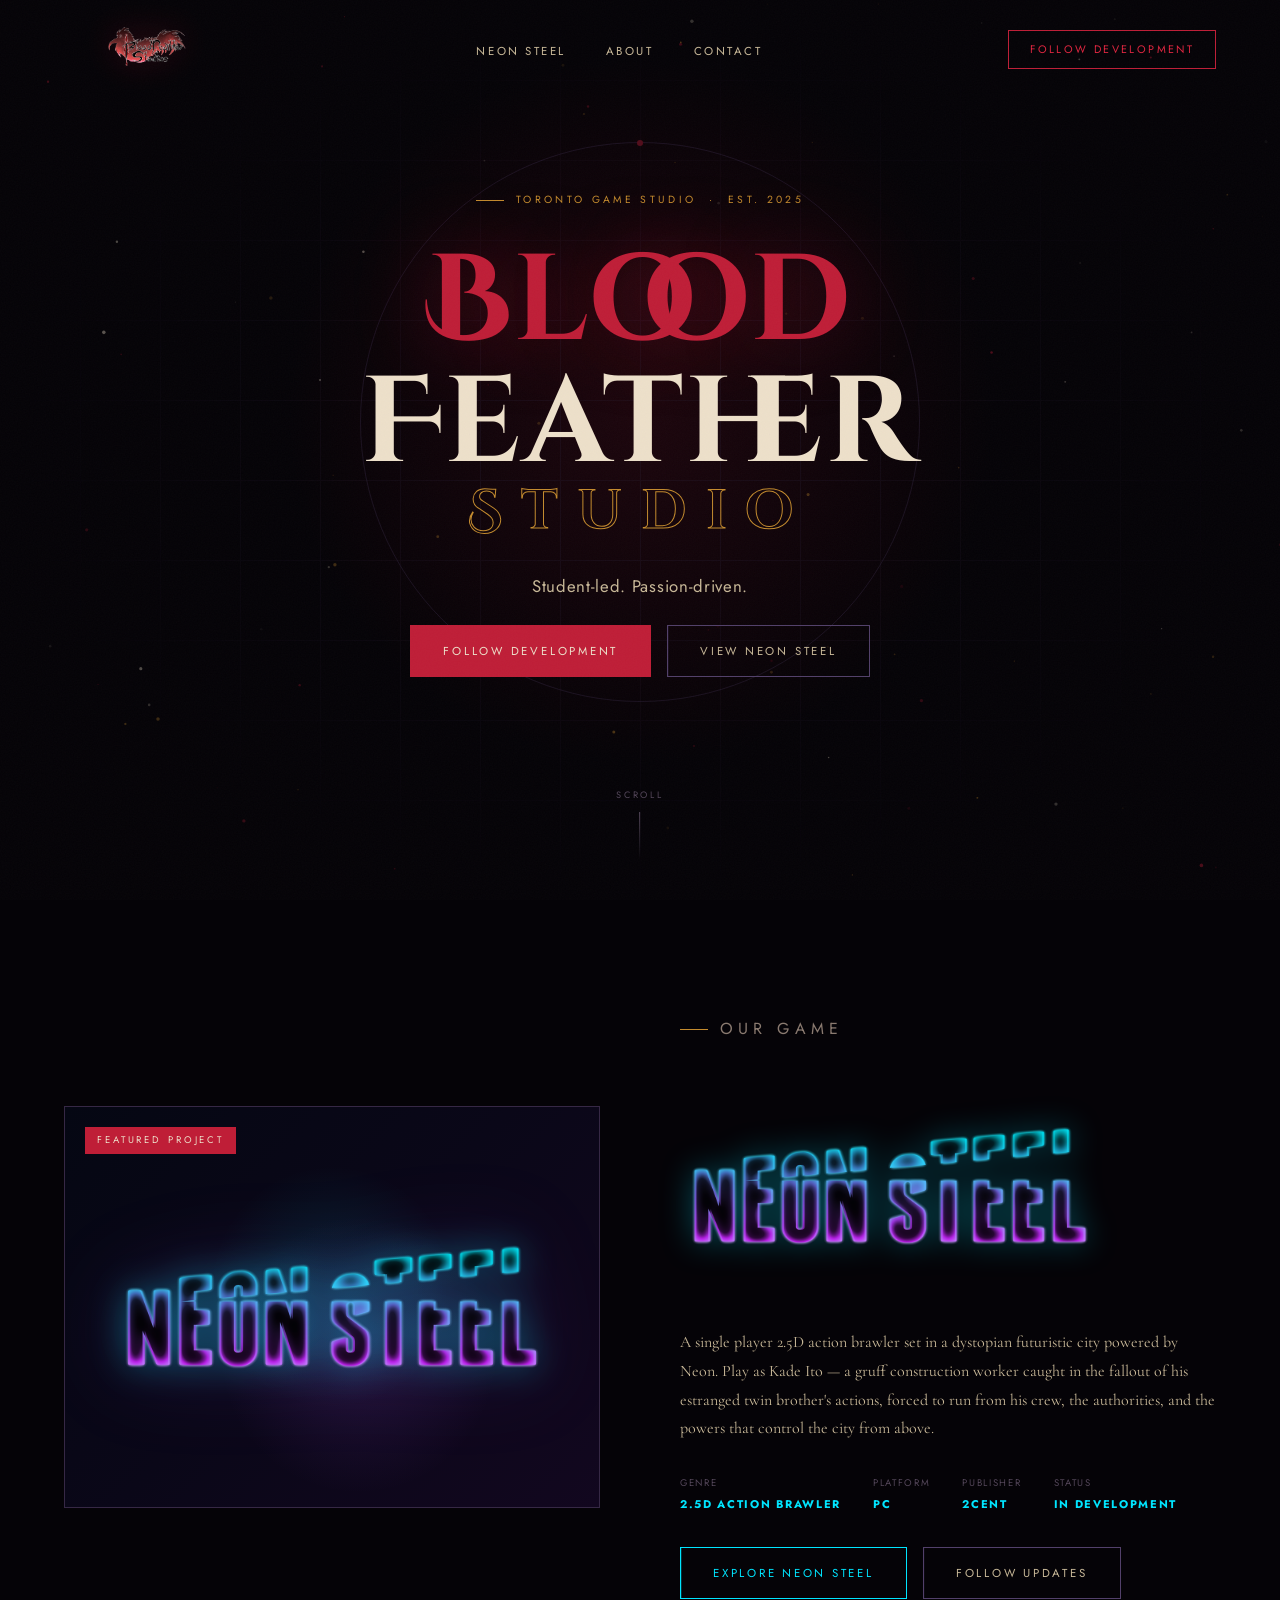
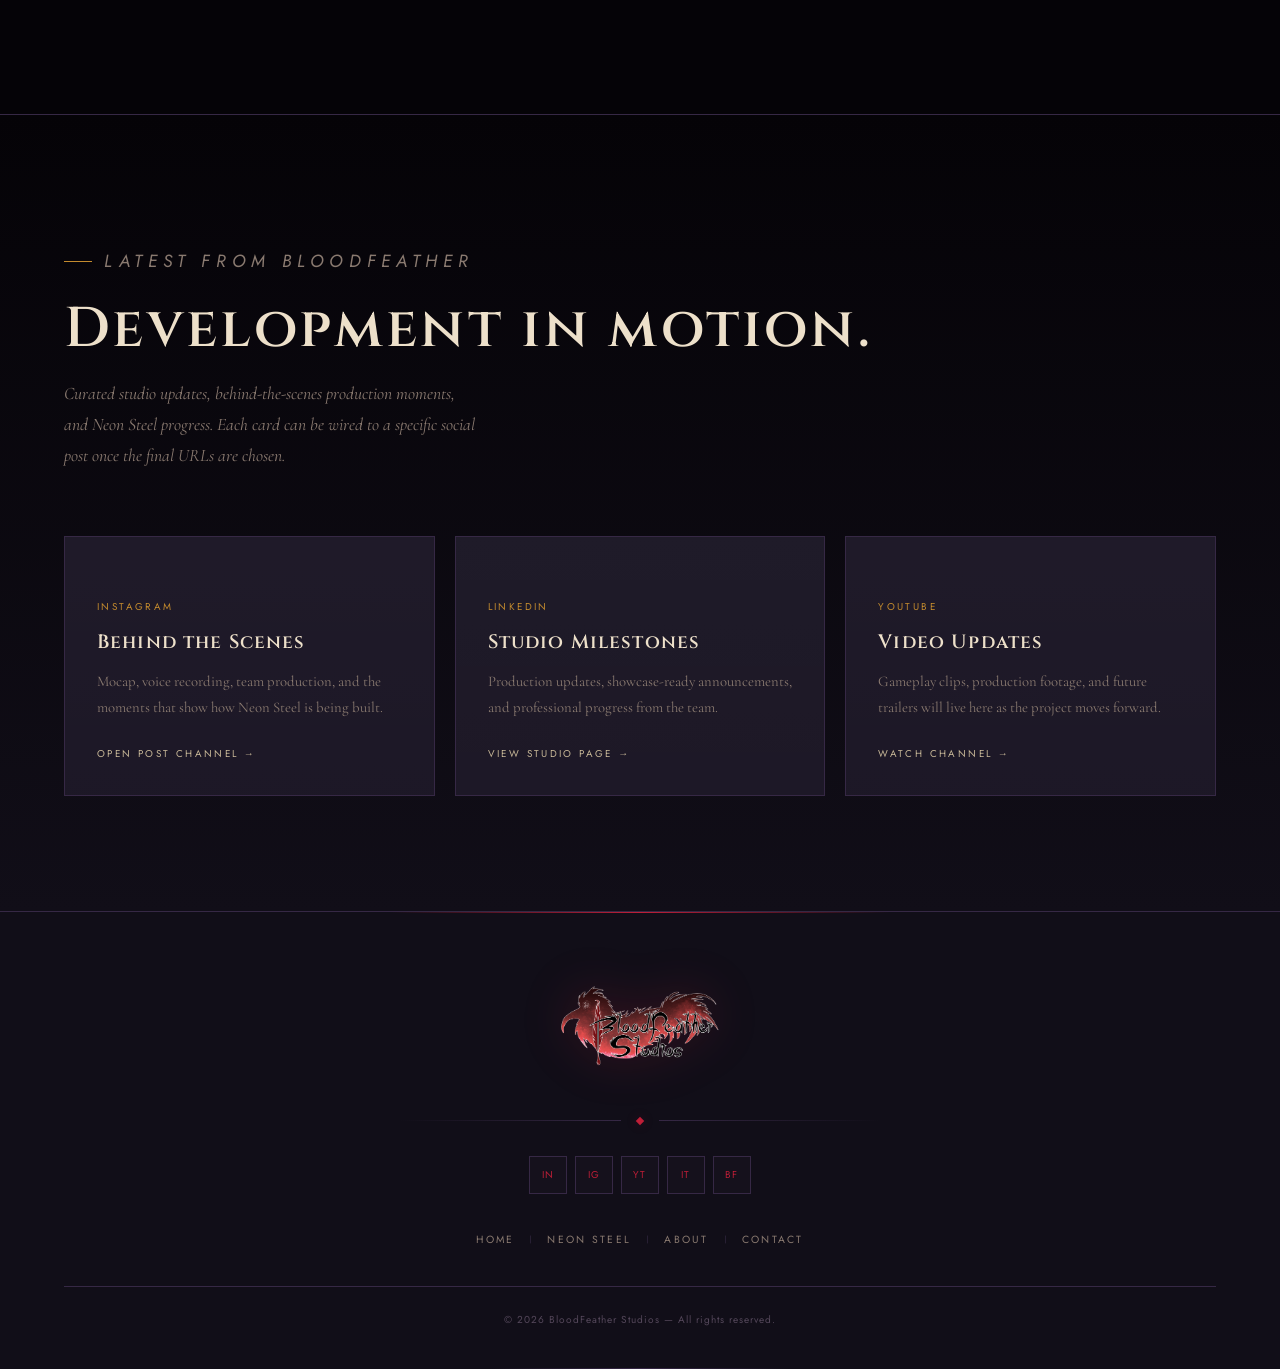
<file: index.html>
<!DOCTYPE html>

<html lang="en">
<head>
<meta charset="utf-8"/>
<meta content="width=device-width, initial-scale=1.0" name="viewport"/>
<title>BloodFeather Studios — Toronto Game Studio</title><meta content="BloodFeather Studios is a Toronto-based student-led game studio building Neon Steel, a cinematic 2.5D action brawler currently in development." name="description"/><meta content="#050307" name="theme-color"/><link href="https://bloodfeather.ca/" rel="canonical"/><link href="assets/favicon.svg" rel="icon" type="image/svg+xml"/><meta content="website" property="og:type"/><meta content="BloodFeather Studios" property="og:site_name"/><meta content="BloodFeather Studios — Toronto Game Studio" property="og:title"/><meta content="BloodFeather Studios is a Toronto-based student-led game studio building Neon Steel, a cinematic 2.5D action brawler currently in development." property="og:description"/><meta content="https://bloodfeather.ca/" property="og:url"/><meta content="https://bloodfeather.ca/assets/bloodfeather-og.png" property="og:image"/><meta content="summary_large_image" name="twitter:card"/><meta content="BloodFeather Studios — Toronto Game Studio" name="twitter:title"/><meta content="BloodFeather Studios is a Toronto-based student-led game studio building Neon Steel, a cinematic 2.5D action brawler currently in development." name="twitter:description"/><meta content="https://bloodfeather.ca/assets/bloodfeather-og.png" name="twitter:image"/>
<link href="styles.css" rel="stylesheet"/>
<style>
    /* page-load stagger for hero */
    .hero-label  { animation: fadeUp 0.8s var(--ease-out) 0.2s both; }
    .hero-title  { animation: fadeUp 0.9s var(--ease-out) 0.4s both; }
    .hero-tagline{ animation: fadeUp 0.8s var(--ease-out) 0.6s both; }
    .hero-actions{ animation: fadeUp 0.8s var(--ease-out) 0.75s both; }
    .hero-scroll { animation: fadeIn 1s ease 1.2s both; }
  </style>
<script type="application/ld+json">{
  "@context": "https://schema.org",
  "@type": "Organization",
  "name": "BloodFeather Studios",
  "url": "https://bloodfeather.ca/",
  "sameAs": [
    "https://ca.linkedin.com/company/bloodfeather-studio",
    "https://www.instagram.com/bloodfeatherstudio/",
    "https://beacons.ai/bloodfeatherstudios",
    "https://bloodfeatherstudios.itch.io/neon-steel",
    "https://www.youtube.com/@BloodFeatherStudios"
  ],
  "description": "BloodFeather Studios is a Toronto-based student-led game studio building Neon Steel, a cinematic 2.5D action brawler currently in development."
}</script></head>
<body class="page-load"><a class="skip-link" href="#main-content">Skip to content</a>
<!-- NAV -->
<nav aria-label="Primary navigation" class="nav">
  <a class="nav-logo nav-logo-image" href="./" aria-label="BloodFeather Studios home">
    <img src="assets/bloodfeather-logo.png" alt="BloodFeather Studios" class="nav-logo-img"/>
  </a>
  <ul class="nav-links">
    <li><a class="" href="neon-steel/">Neon Steel</a></li><li><a class="" href="about/">About</a></li><li><a class="" href="contact/">Contact</a></li>
  </ul>
  <a class="nav-cta" href="contact/#follow-development">Follow Development</a>
  <button aria-controls="mobile-navigation" aria-expanded="false" aria-label="Menu" class="hamburger" type="button"><span></span><span></span><span></span></button>
</nav>
<div class="nav-drawer" id="mobile-navigation">
  <a href="./">Home</a>
  <a href="neon-steel/">Neon Steel</a><a href="about/">About</a><a href="contact/">Contact</a>
</div>
<!-- HERO -->
<section class="hero" id="main-content">
<div class="hero-bg">
<div class="hero-glow"></div>
<div class="hero-ring"></div>
<div class="hero-lines"></div>
<canvas id="hero-particles" style="position:absolute;inset:0;width:100%;height:100%;pointer-events:none;z-index:0;"></canvas>
</div>
<div class="hero-content">
<p class="label hero-label">Toronto Game Studio  ·  Est. 2025</p>
<h1 class="hero-title">
<span class="blood">Blood</span>
<span class="feather">Feather</span>
<span class="studio">Studio</span>
</h1>
<p class="hero-subcopy">Student-led. Passion-driven.</p>
<div class="hero-actions" style="margin-bottom:4rem;margin-top:1.5rem;">
<a class="btn btn-solid" href="contact/#follow-development">Follow Development</a>
<a class="btn btn-ghost" href="neon-steel/">View Neon Steel</a>
</div>
</div>
<div class="hero-scroll">
<span>Scroll</span>
<div class="hero-scroll-line"></div>
</div>
</section>
<!-- FEATURED GAME -->
<section class="featured">
<div class="featured-inner">
<div class="featured-visual reveal reveal-left">
<div class="featured-visual-placeholder featured-logo-stage">
<img src="assets/neon-steel-logo.png" alt="Neon Steel" class="featured-neon-logo"/>
</div>
<span class="featured-tag">Featured Project</span>
</div>
<div class="featured-text reveal reveal-right">
<p class="label">Our Game</p>
<img src="assets/neon-steel-logo.png" alt="Neon Steel" class="featured-title-logo"/>
<p>A single player 2.5D action brawler set in a dystopian futuristic city powered by Neon. Play as Kade Ito — a gruff construction worker caught in the fallout of his estranged twin brother's actions, forced to run from his crew, the authorities, and the powers that control the city from above.</p>
<div class="featured-meta">
<div class="featured-meta-item">
<span>Genre</span>
<strong>2.5D Action Brawler</strong>
</div>
<div class="featured-meta-item">
<span>Platform</span>
<strong>PC</strong>
</div>
<div class="featured-meta-item">
<span>Publisher</span>
<strong>2Cent</strong>
</div>
<div class="featured-meta-item">
<span>Status</span>
<strong>In Development</strong>
</div>
</div>
<div style="display:flex; gap:1rem; flex-wrap:wrap;">
<a class="btn btn-neon" href="neon-steel/">Explore Neon Steel</a>
<a class="btn btn-ghost" href="contact/#follow-development">Follow Updates</a>
</div>
</div>
</div>
</section>

<!-- STUDIO UPDATES -->
<section class="updates-section" id="follow-development">
  <div class="container updates-shell">
    <div class="section-header reveal">
      <p class="label">Latest From BloodFeather</p>
      <h2>Development in motion.</h2>
      <p>Curated studio updates, behind-the-scenes production moments, and Neon Steel progress. Each card can be wired to a specific social post once the final URLs are chosen.</p>
    </div>
    <div class="updates-grid stagger reveal">
      <a class="update-card" href="https://www.instagram.com/bloodfeatherstudio/" rel="noopener noreferrer" target="_blank">
        <span class="update-source">Instagram</span>
        <h3>Behind the Scenes</h3>
        <p>Mocap, voice recording, team production, and the moments that show how Neon Steel is being built.</p>
        <span class="update-link">Open post channel →</span>
      </a>
      <a class="update-card" href="https://ca.linkedin.com/company/bloodfeather-studio" rel="noopener noreferrer" target="_blank">
        <span class="update-source">LinkedIn</span>
        <h3>Studio Milestones</h3>
        <p>Production updates, showcase-ready announcements, and professional progress from the team.</p>
        <span class="update-link">View studio page →</span>
      </a>
      <a class="update-card" href="https://www.youtube.com/@BloodFeatherStudios" rel="noopener noreferrer" target="_blank">
        <span class="update-source">YouTube</span>
        <h3>Video Updates</h3>
        <p>Gameplay clips, production footage, and future trailers will live here as the project moves forward.</p>
        <span class="update-link">Watch channel →</span>
      </a>
    </div>
  </div>
</section>

<!-- FOOTER -->
<footer>
  <div class="footer-inner">
    <div class="footer-brand-c footer-brand-logo">
      <a aria-label="BloodFeather Studios home" href="./">
        <img src="assets/bloodfeather-logo.png" alt="BloodFeather Studios" class="footer-logo-img"/>
      </a>
    </div>
    <div class="footer-divider"><div class="divider-gem"></div></div>
    <div class="footer-socials">
      <a aria-label="LinkedIn" class="social-icon-btn social-icon-text" href="https://ca.linkedin.com/company/bloodfeather-studio" rel="noopener noreferrer" target="_blank">in</a>
<a aria-label="Instagram" class="social-icon-btn social-icon-text" href="https://www.instagram.com/bloodfeatherstudio/" rel="noopener noreferrer" target="_blank">ig</a>
<a aria-label="YouTube" class="social-icon-btn social-icon-text" href="https://www.youtube.com/@BloodFeatherStudios" rel="noopener noreferrer" target="_blank">yt</a>
<a aria-label="Itch.io" class="social-icon-btn social-icon-text" href="https://bloodfeatherstudios.itch.io/neon-steel" rel="noopener noreferrer" target="_blank">it</a>
<a aria-label="Beacons" class="social-icon-btn social-icon-text" href="https://beacons.ai/bloodfeatherstudios" rel="noopener noreferrer" target="_blank">bf</a>
    </div>
    <nav aria-label="Footer navigation" class="footer-nav">
      <a href="./">Home</a>
      <span class="f-sep">|</span>
      <a href="neon-steel/">Neon Steel</a>
      <span class="f-sep">|</span>
      <a href="about/">About</a>
      <span class="f-sep">|</span>
      <a href="contact/">Contact</a>
    </nav>
    <div class="footer-bottom">
      <span>© 2026 BloodFeather Studios — All rights reserved.</span>
    </div>
  </div>
</footer>
<script src="scripts.js"></script>
<script>
(function() {
  const canvas = document.getElementById('hero-particles');
  if (!canvas) return;
  const ctx = canvas.getContext('2d');

  const COLORS = ['rgba(191,30,55,', 'rgba(196,139,46,', 'rgba(237,224,202,'];
  let particles = [];
  let W, H;

  function resize() {
    W = canvas.width  = canvas.offsetWidth;
    H = canvas.height = canvas.offsetHeight;
  }

  function spawn() {
    const color = COLORS[Math.floor(Math.random() * COLORS.length)];
    return {
      x: Math.random() * W,
      y: Math.random() * H,
      r: Math.random() * 1.4 + 0.4,
      alpha: Math.random() * 0.35 + 0.05,
      vx: (Math.random() - 0.5) * 0.18,
      vy: -(Math.random() * 0.22 + 0.06),
      life: 0,
      maxLife: Math.random() * 280 + 180,
      color
    };
  }

  function init() {
    resize();
    particles = Array.from({ length: 90 }, spawn);
  }

  function draw() {
    ctx.clearRect(0, 0, W, H);
    particles.forEach((p, i) => {
      const progress = p.life / p.maxLife;
      const fade = progress < 0.15 ? progress / 0.15 : progress > 0.75 ? 1 - (progress - 0.75) / 0.25 : 1;
      ctx.beginPath();
      ctx.arc(p.x, p.y, p.r, 0, Math.PI * 2);
      ctx.fillStyle = p.color + (p.alpha * fade) + ')';
      ctx.fill();

      p.x += p.vx;
      p.y += p.vy;
      p.life++;

      if (p.life >= p.maxLife) particles[i] = spawn();
    });
    requestAnimationFrame(draw);
  }

  window.addEventListener('resize', resize);
  init();
  draw();
})();
</script>
</body>
</html>
</file>
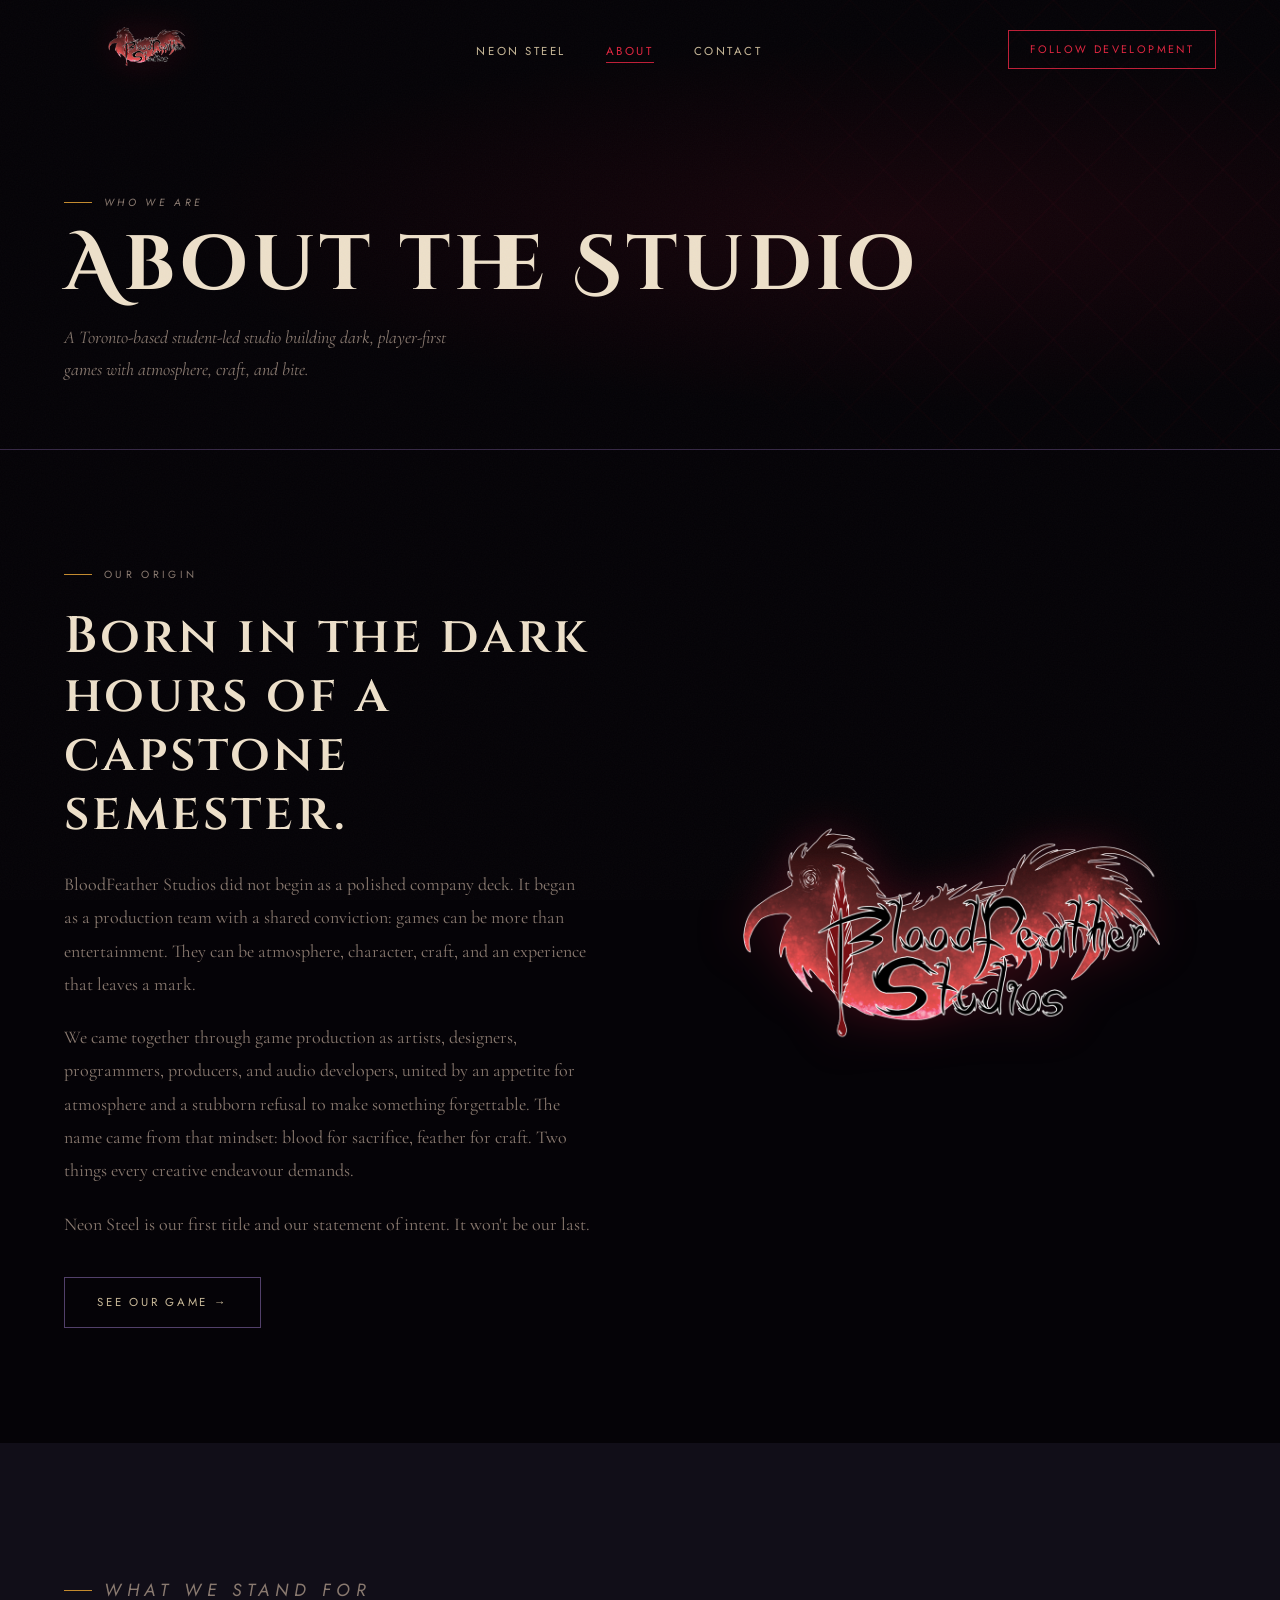
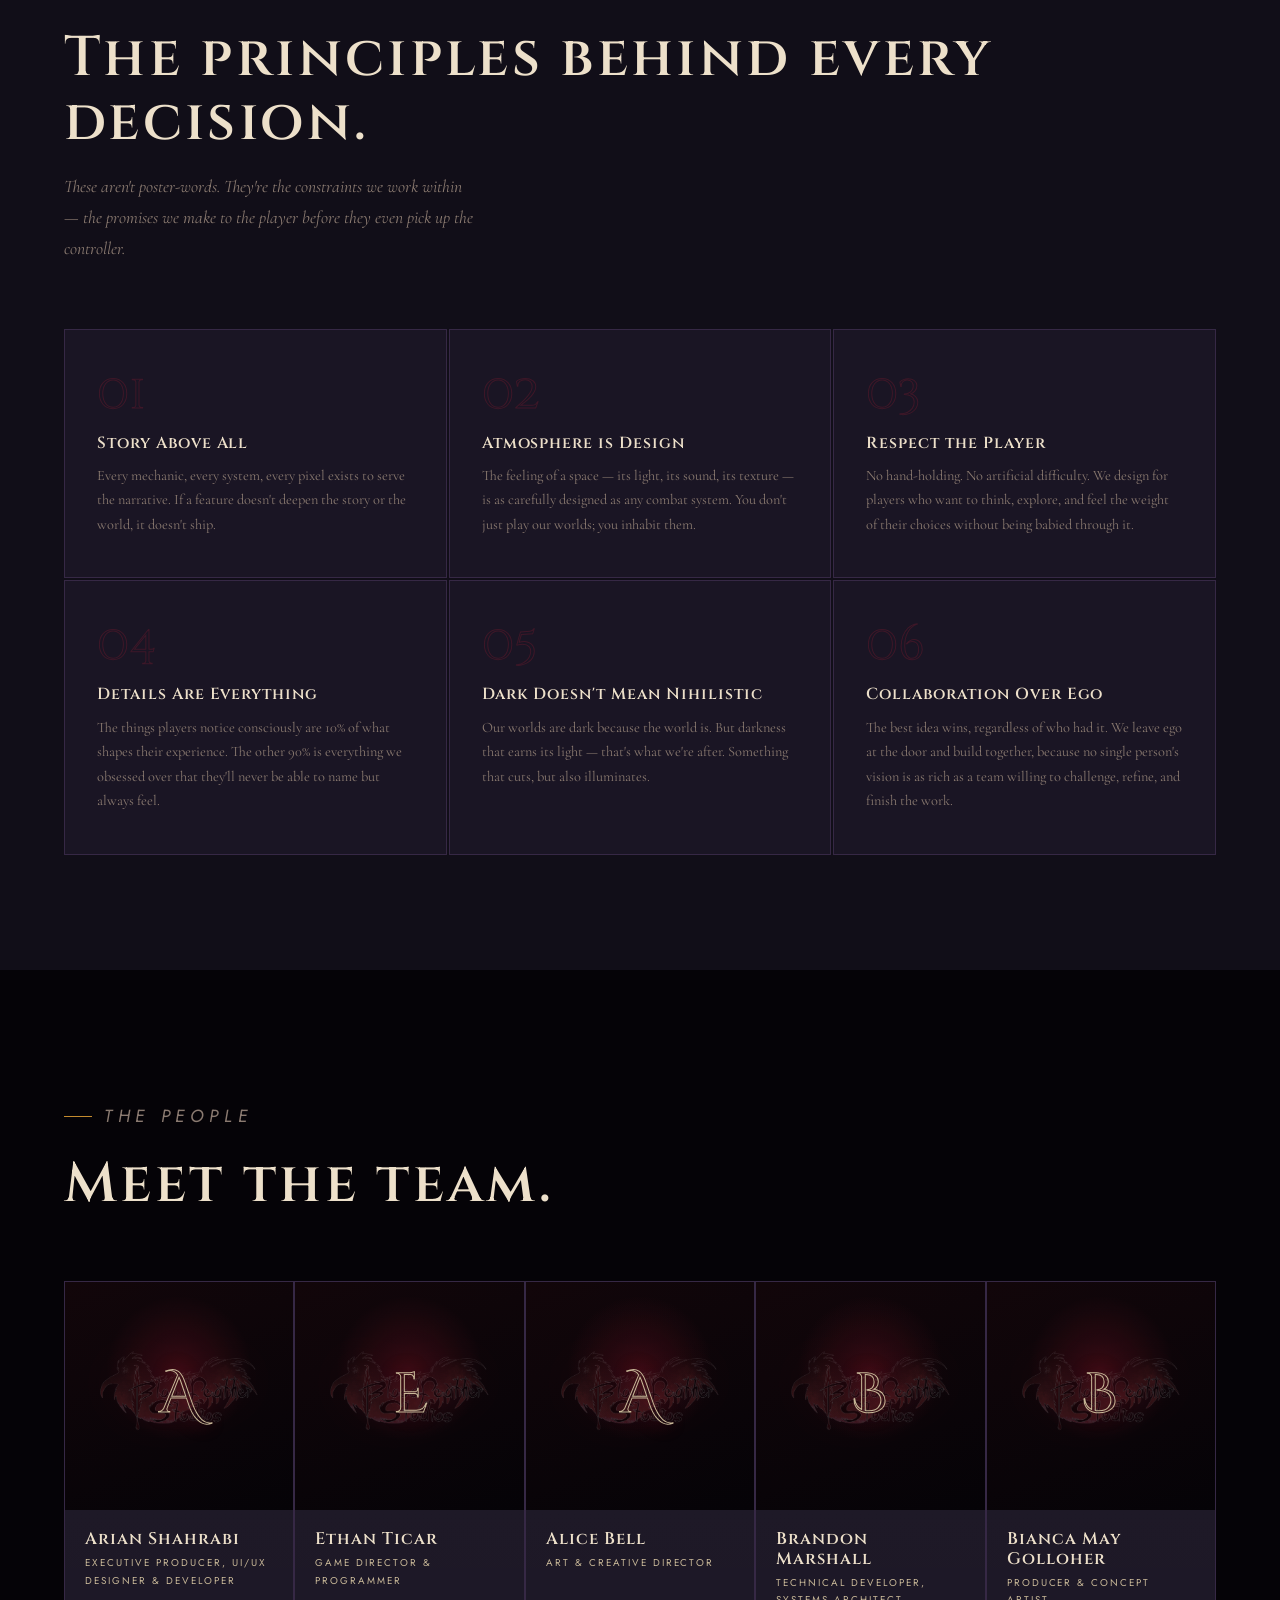
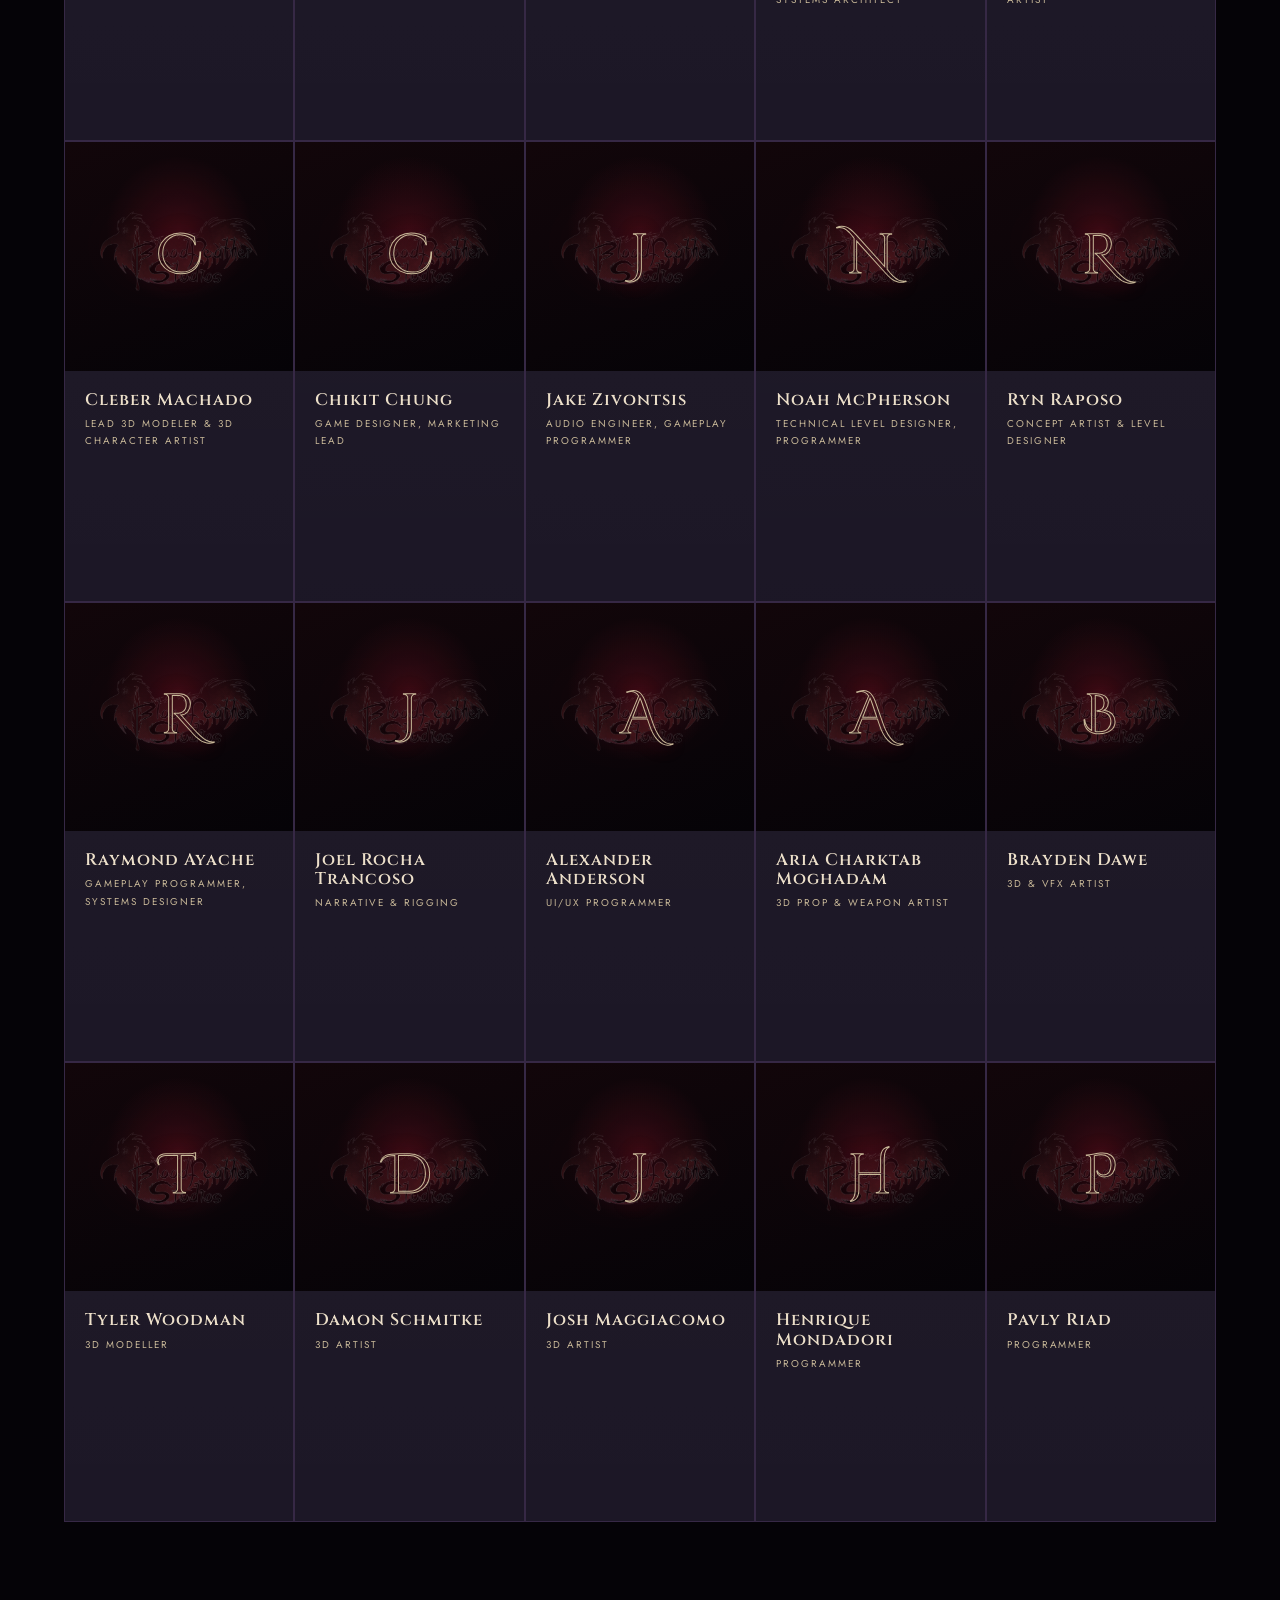
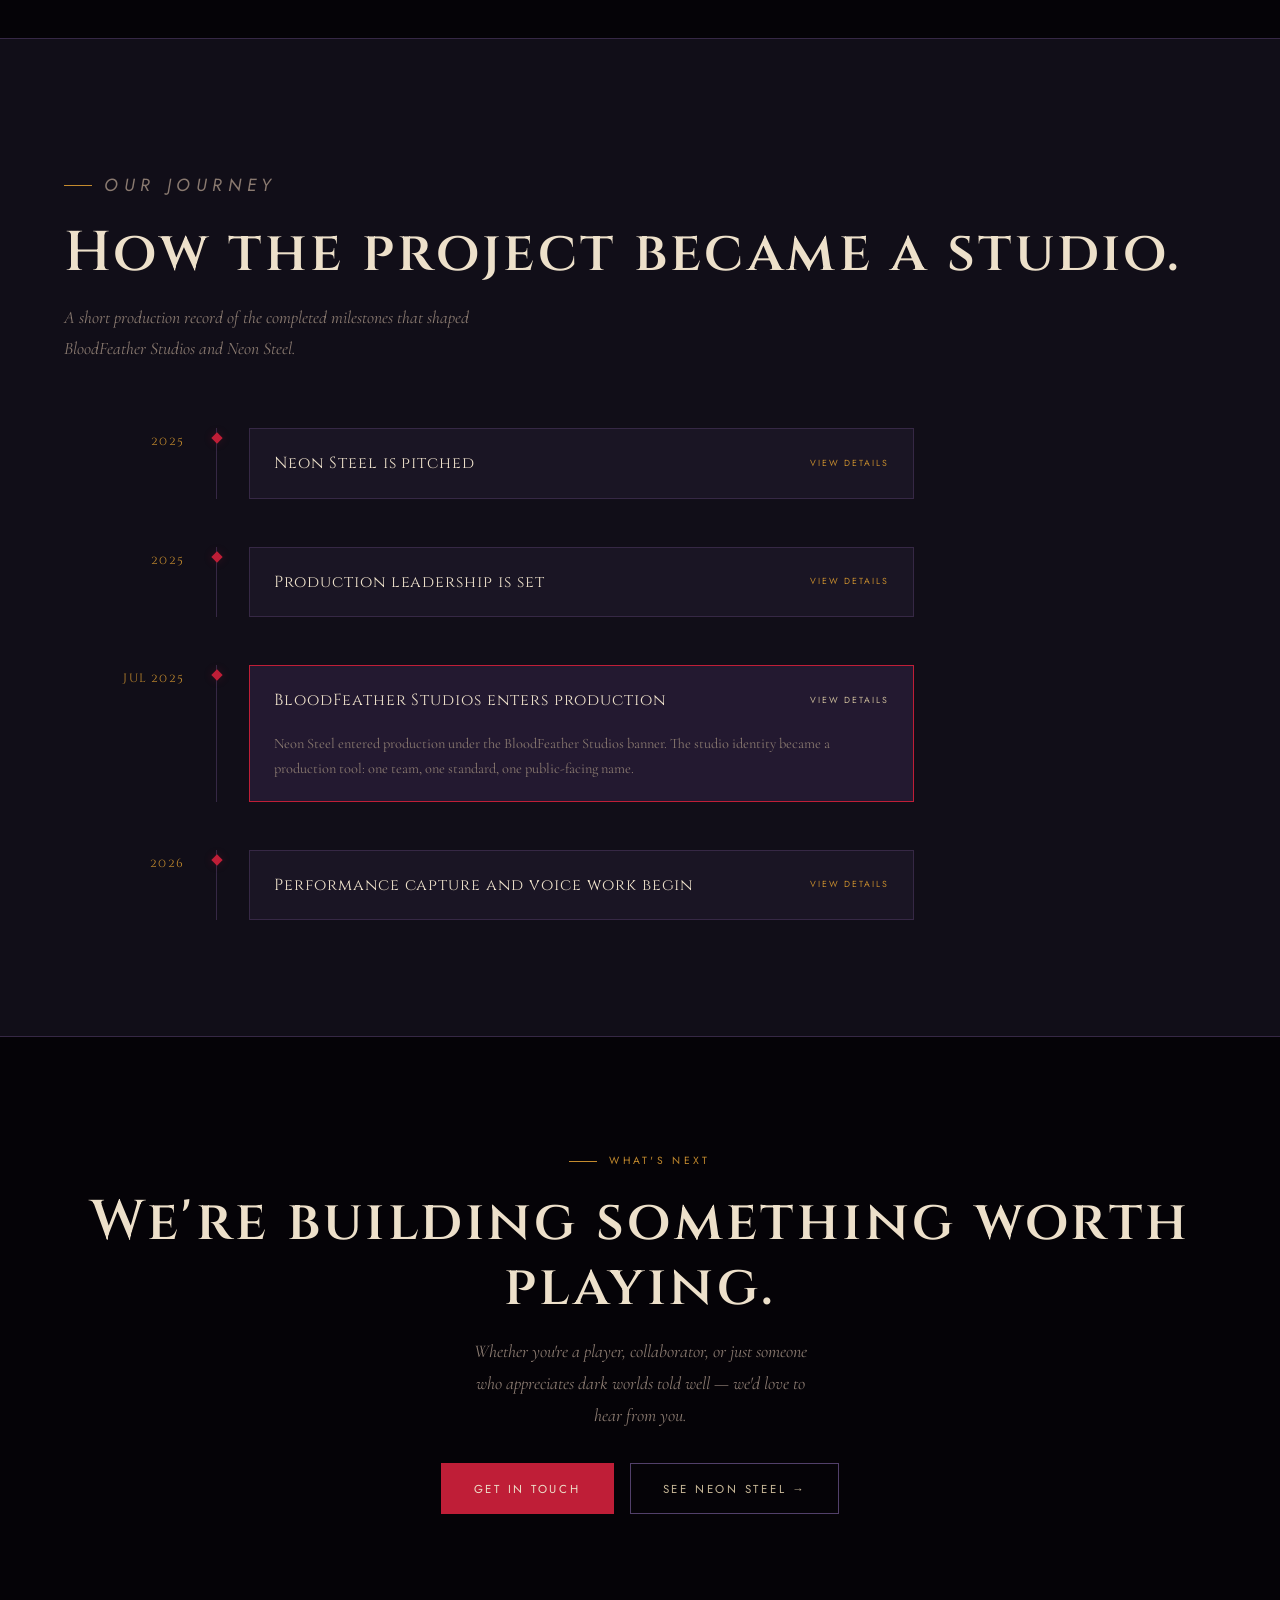
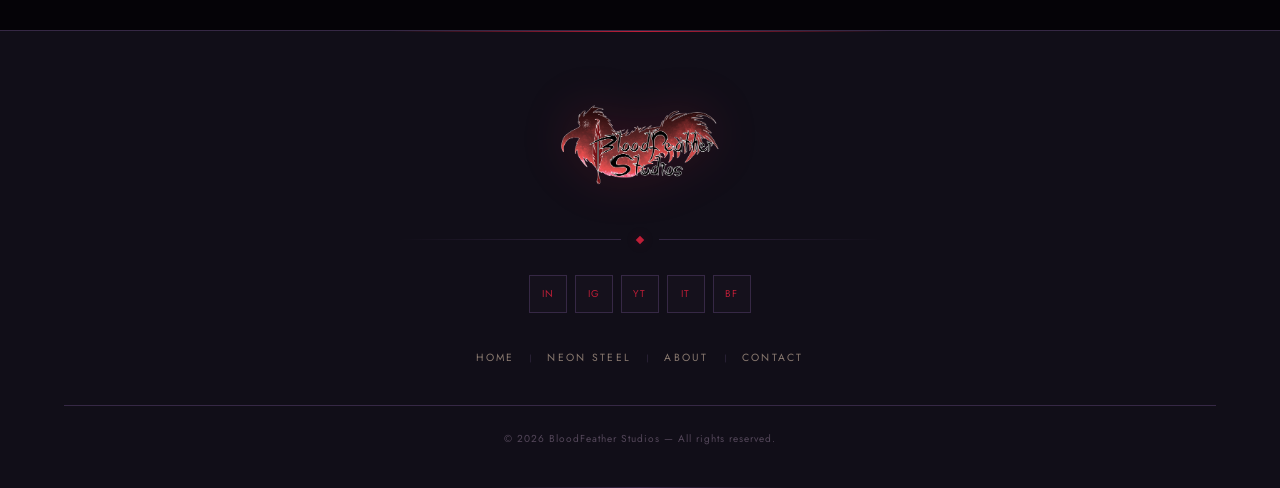
<file: about/index.html>
<!DOCTYPE html>

<html lang="en">
<head>
<meta charset="utf-8"/>
<meta content="width=device-width, initial-scale=1.0" name="viewport"/>
<title>About — BloodFeather Studios</title><meta content="Meet BloodFeather Studios, a Toronto-based student-led game studio building dark, player-first games with atmosphere, craft, and tight gameplay." name="description"/><meta content="#050307" name="theme-color"/><link href="https://bloodfeather.ca/about/" rel="canonical"/><link href="../assets/favicon.svg" rel="icon" type="image/svg+xml"/><meta content="website" property="og:type"/><meta content="BloodFeather Studios" property="og:site_name"/><meta content="About — BloodFeather Studios" property="og:title"/><meta content="Meet BloodFeather Studios, a Toronto-based student-led game studio building dark, player-first games with atmosphere, craft, and tight gameplay." property="og:description"/><meta content="https://bloodfeather.ca/about/" property="og:url"/><meta content="https://bloodfeather.ca/assets/bloodfeather-og.png" property="og:image"/><meta content="summary_large_image" name="twitter:card"/><meta content="About — BloodFeather Studios" name="twitter:title"/><meta content="Meet BloodFeather Studios, a Toronto-based student-led game studio building dark, player-first games with atmosphere, craft, and tight gameplay." name="twitter:description"/><meta content="https://bloodfeather.ca/assets/bloodfeather-og.png" name="twitter:image"/>
<link href="../styles.css" rel="stylesheet"/>
<style>
    /* Timeline */
    .timeline { display: flex; flex-direction: column; gap: 0; }
    .timeline-item {
      display: grid; grid-template-columns: 120px 1px 1fr;
      gap: 0 2rem; align-items: start;
      padding-bottom: 3rem;
    }
    .timeline-item:last-child { padding-bottom: 0; }
    .timeline-date {
      font-family: var(--f-display); font-size: 0.75rem;
      letter-spacing: 0.1em; color: var(--gold);
      padding-top: 0.2rem; text-align: right;
    }
    .timeline-line {
      width: 1px; background: var(--border);
      position: relative; align-self: stretch;
    }
    .timeline-line::before {
      content: '';
      position: absolute; top: 6px; left: 50%;
      transform: translateX(-50%);
      width: 8px; height: 8px;
      background: var(--crimson);
      transform: translateX(-50%) rotate(45deg);
      box-shadow: 0 0 10px var(--crimson-gl);
    }
    .timeline-content { padding-top: 0; }
    .timeline-content h3 { font-size: 1rem; color: var(--ivory); margin-bottom: 0.4rem; }
    .timeline-content p  { font-size: 0.88rem; color: var(--muted); line-height: 1.7; }

    /* Team card hover glow by role */
    .team-card-creative:hover { border-color: var(--crimson); }
    .team-card-dev:hover      { border-color: var(--neon-c); }
    .team-card-art:hover      { border-color: var(--neon-p); }
    .team-card-sound:hover    { border-color: var(--gold); }

    /* Avatar link dock */
    .team-avatar {
      position: relative;
      overflow: hidden;
    }
    .team-avatar-links {
      position: absolute;
      left: 0.75rem;
      bottom: 0.75rem;
      z-index: 4;
      display: flex;
      flex-direction: row;
      gap: 0.35rem;
      background: transparent;
      border: 0;
      min-width: 0;
      transform: translateX(18px);
      opacity: 0;
      transition: opacity 140ms var(--ease-out), transform 140ms var(--ease-out);
      pointer-events: none;
    }
    .team-card:hover .team-avatar-links,
    .team-card:focus-within .team-avatar-links {
      transform: translateX(0);
      opacity: 1;
      pointer-events: auto;
    }
    .team-avatar-link {
      width: 34px;
      height: 34px;
      padding: 0;
      display: grid;
      place-items: center;
      border: 1px solid var(--border-l);
      background: rgba(5,3,7,0.82);
      backdrop-filter: blur(12px);
      color: var(--ivory-2);
      text-decoration: none;
      transition: color 140ms var(--ease-out), background 140ms var(--ease-out), border-color 140ms var(--ease-out), transform 140ms var(--ease-out);
    }
    .team-avatar-link + .team-avatar-link {
      border-left: 1px solid var(--border-l);
    }
    .team-avatar-link:hover,
    .team-avatar-link:focus-visible {
      color: var(--ivory);
      background: var(--crimson-m);
      border-color: var(--crimson);
      transform: translateY(-1px);
    }
    .team-avatar-link svg {
      width: 16px; height: 16px;
      fill: currentColor;
      flex-shrink: 0;
    }

    /* Team blurb */
    .team-blurb {
      font-size: 0.95rem;
      color: var(--muted);
      line-height: 1.65;
      margin-top: 0.6rem;
      font-style: italic;
      font-family: var(--f-body);
    }

    /* 5-column team grid */
    .team-grid-20 {
      display: grid;
      grid-template-columns: repeat(5, 1fr);
      gap: var(--gap);
    }
    @media (max-width: 1024px) { .team-grid-20 { grid-template-columns: repeat(4, 1fr); } }
    @media (max-width: 768px)  { .team-grid-20 { grid-template-columns: repeat(3, 1fr); } }
    @media (max-width: 500px)  { .team-grid-20 { grid-template-columns: repeat(2, 1fr); } }

    @media (max-width: 600px) {
      .timeline-item { grid-template-columns: 80px 1px 1fr; }
      .timeline-date { font-size: 0.65rem; }
    }
  </style>
</head>
<body class="page-load"><a class="skip-link" href="#main-content">Skip to content</a>
<!-- NAV -->
<nav aria-label="Primary navigation" class="nav">
  <a class="nav-logo nav-logo-image" href="../" aria-label="BloodFeather Studios home">
    <img src="../assets/bloodfeather-logo.png" alt="BloodFeather Studios" class="nav-logo-img"/>
  </a>
  <ul class="nav-links">
    <li><a class="" href="../neon-steel/">Neon Steel</a></li><li><a class="active" href="../about/">About</a></li><li><a class="" href="../contact/">Contact</a></li>
  </ul>
  <a class="nav-cta" href="../contact/#follow-development">Follow Development</a>
  <button aria-controls="mobile-navigation" aria-expanded="false" aria-label="Menu" class="hamburger" type="button"><span></span><span></span><span></span></button>
</nav>
<div class="nav-drawer" id="mobile-navigation">
  <a href="../">Home</a>
  <a href="../neon-steel/">Neon Steel</a><a href="../about/">About</a><a href="../contact/">Contact</a>
</div>
<!-- PAGE HERO -->
<div class="page-hero" style="min-height:50vh;">
<div class="page-hero-bg" style="background:radial-gradient(ellipse at 70% 50%,rgba(191,30,55,0.1) 0%,transparent 60%);"></div>
<!-- Geometric grid watermark -->
<div style="position:absolute;right:0;top:0;bottom:0;width:50vw;max-width:600px;pointer-events:none;overflow:hidden;opacity:0.12;">
<svg width="100%" height="100%" xmlns="http://www.w3.org/2000/svg">
<defs>
<pattern id="diamond-grid" x="0" y="0" width="48" height="48" patternUnits="userSpaceOnUse" patternTransform="rotate(45)">
<rect width="48" height="48" fill="none"/>
<line x1="24" y1="0" x2="24" y2="48" stroke="#BF1E37" stroke-width="0.5"/>
<line x1="0" y1="24" x2="48" y2="24" stroke="#BF1E37" stroke-width="0.5"/>
</pattern>
<linearGradient id="grid-fade" x1="0" y1="0" x2="1" y2="0">
<stop offset="0%" stop-color="white" stop-opacity="0"/>
<stop offset="40%" stop-color="white" stop-opacity="1"/>
<stop offset="100%" stop-color="white" stop-opacity="1"/>
</linearGradient>
<mask id="grid-mask">
<rect width="100%" height="100%" fill="url(#grid-fade)"/>
</mask>
</defs>
<rect width="100%" height="100%" fill="url(#diamond-grid)" mask="url(#grid-mask)"/>
</svg>
</div>
<div class="page-hero-content">
<p class="label">Who We Are</p>
<h1 class="display">About the Studio</h1>
<p>A Toronto-based student-led studio building dark, player-first games with atmosphere, craft, and bite.</p>
</div>
</div>
<!-- ── ORIGIN STORY ──────────────────────────────────── -->
<section class="about-story" id="main-content">
<div class="container">
<div class="about-story-grid">
<div class="about-story-text reveal reveal-left">
<p class="label">Our Origin</p>
<h2>Born in the dark hours of a capstone semester.</h2>
<p>BloodFeather Studios did not begin as a polished company deck. It began as a production team with a shared conviction: games can be more than entertainment. They can be atmosphere, character, craft, and an experience that leaves a mark.</p>
<p>We came together through game production as artists, designers, programmers, producers, and audio developers, united by an appetite for atmosphere and a stubborn refusal to make something forgettable. The name came from that mindset: blood for sacrifice, feather for craft. Two things every creative endeavour demands.</p>
<p>Neon Steel is our first title and our statement of intent. It won't be our last.</p>
<a class="btn btn-ghost" href="../neon-steel/" style="margin-top:1rem;">See Our Game →</a>
</div>
<div class="about-visual reveal reveal-right">
<div style="width:100%;display:flex;align-items:center;justify-content:center;padding:3rem 0;">
<img src="../assets/bloodfeather-logo.png" alt="BloodFeather Studios" style="width:min(520px,100%);height:auto;filter:drop-shadow(0 0 24px rgba(191,30,55,0.3));"/>
</div>
</div>
</div>
</div>
</section>
<!-- ── VALUES ────────────────────────────────────────── -->
<section class="values-section">
<div class="container">
<div class="section-header reveal">
<p class="label">What We Stand For</p>
<h2>The principles behind every decision.</h2>
<p>These aren't poster-words. They're the constraints we work within — the promises we make to the player before they even pick up the controller.</p>
</div>
<div class="values-grid stagger reveal">
<div class="value-item">
<div class="value-num">01</div>
<h3>Story Above All</h3>
<p>Every mechanic, every system, every pixel exists to serve the narrative. If a feature doesn't deepen the story or the world, it doesn't ship.</p>
</div>
<div class="value-item">
<div class="value-num">02</div>
<h3>Atmosphere is Design</h3>
<p>The feeling of a space — its light, its sound, its texture — is as carefully designed as any combat system. You don't just play our worlds; you inhabit them.</p>
</div>
<div class="value-item">
<div class="value-num">03</div>
<h3>Respect the Player</h3>
<p>No hand-holding. No artificial difficulty. We design for players who want to think, explore, and feel the weight of their choices without being babied through it.</p>
</div>
<div class="value-item">
<div class="value-num">04</div>
<h3>Details Are Everything</h3>
<p>The things players notice consciously are 10% of what shapes their experience. The other 90% is everything we obsessed over that they'll never be able to name but always feel.</p>
</div>
<div class="value-item">
<div class="value-num">05</div>
<h3>Dark Doesn't Mean Nihilistic</h3>
<p>Our worlds are dark because the world is. But darkness that earns its light — that's what we're after. Something that cuts, but also illuminates.</p>
</div>
<div class="value-item">
<div class="value-num">06</div>
<h3>Collaboration Over Ego</h3>
<p>The best idea wins, regardless of who had it. We leave ego at the door and build together, because no single person's vision is as rich as a team willing to challenge, refine, and finish the work.</p>
</div>
</div>
</div>
</section>
<!-- ── TEAM ──────────────────────────────────────────── -->
<section class="team-section">
  <div class="container">
    <div class="section-header reveal">
      <p class="label">The People</p>
      <h2>Meet the team.</h2>
    </div>
    <div class="team-grid-20 team-grid-seniority stagger reveal">
      <div class="team-card">
  <div class="team-avatar studio-avatar">
    <img src="../assets/bloodfeather-logo.png" alt="" class="team-avatar-logo"/>
    <span class="team-avatar-letter">A</span>
    <div class="team-avatar-links" aria-label="External links for Arian Shahrabi">
      <a class="team-avatar-link" href="https://arianshahrabi.ca/" target="_blank" rel="noopener noreferrer" aria-label="Arian Shahrabi website" title="Website"><svg viewBox="0 0 24 24" aria-hidden="true"><path d="M12 2a10 10 0 1 0 0 20 10 10 0 0 0 0-20Zm6.9 9h-3.18a15.67 15.67 0 0 0-1.12-5.18A8.04 8.04 0 0 1 18.9 11ZM12 4.04c.86 1.25 1.55 3.05 1.75 5.96h-3.5c.2-2.91.89-4.71 1.75-5.96ZM4.26 13h3.18c.13 1.95.52 3.72 1.12 5.18A8.04 8.04 0 0 1 4.26 13Zm3.18-2H4.26a8.04 8.04 0 0 1 4.3-5.18A15.67 15.67 0 0 0 7.44 11ZM12 19.96c-.86-1.25-1.55-3.05-1.75-5.96h3.5c-.2 2.91-.89 4.71-1.75 5.96Zm2.6-1.78c.6-1.46.99-3.23 1.12-5.18h3.18a8.04 8.04 0 0 1-4.3 5.18Z"/></svg></a>
      <a class="team-avatar-link" href="https://www.linkedin.com/in/~arian-shahrabi/" target="_blank" rel="noopener noreferrer" aria-label="Arian Shahrabi LinkedIn" title="LinkedIn"><svg viewBox="0 0 24 24" aria-hidden="true"><path d="M20.45 20.45h-3.56v-5.57c0-1.33-.03-3.04-1.85-3.04-1.85 0-2.14 1.45-2.14 2.94v5.67H9.34V9h3.42v1.56h.05c.48-.9 1.64-1.85 3.37-1.85 3.6 0 4.27 2.37 4.27 5.46v6.28ZM5.32 7.43a2.06 2.06 0 1 1 0-4.12 2.06 2.06 0 0 1 0 4.12ZM7.1 20.45H3.54V9H7.1v11.45ZM22.23 0H1.77C.79 0 0 .77 0 1.72v20.56C0 23.23.79 24 1.77 24h20.46c.98 0 1.77-.77 1.77-1.72V1.72C24 .77 23.21 0 22.23 0Z"/></svg></a>
    </div>
  </div>
  <div class="team-info">
    <h3>Arian Shahrabi</h3>
    <p class="team-role">Executive Producer, UI/UX Designer & Developer</p>

  </div>
</div>
<div class="team-card">
  <div class="team-avatar studio-avatar">
    <img src="../assets/bloodfeather-logo.png" alt="" class="team-avatar-logo"/>
    <span class="team-avatar-letter">E</span>
    <div class="team-avatar-links" aria-label="External links for Ethan Ticar">
      <a class="team-avatar-link" href="https://www.idreaminpixels.ca/" target="_blank" rel="noopener noreferrer" aria-label="Ethan Ticar website" title="Website"><svg viewBox="0 0 24 24" aria-hidden="true"><path d="M12 2a10 10 0 1 0 0 20 10 10 0 0 0 0-20Zm6.9 9h-3.18a15.67 15.67 0 0 0-1.12-5.18A8.04 8.04 0 0 1 18.9 11ZM12 4.04c.86 1.25 1.55 3.05 1.75 5.96h-3.5c.2-2.91.89-4.71 1.75-5.96ZM4.26 13h3.18c.13 1.95.52 3.72 1.12 5.18A8.04 8.04 0 0 1 4.26 13Zm3.18-2H4.26a8.04 8.04 0 0 1 4.3-5.18A15.67 15.67 0 0 0 7.44 11ZM12 19.96c-.86-1.25-1.55-3.05-1.75-5.96h3.5c-.2 2.91-.89 4.71-1.75 5.96Zm2.6-1.78c.6-1.46.99-3.23 1.12-5.18h3.18a8.04 8.04 0 0 1-4.3 5.18Z"/></svg></a>
      <a class="team-avatar-link" href="https://www.linkedin.com/in/ethan-ticar-0b65a4382/" target="_blank" rel="noopener noreferrer" aria-label="Ethan Ticar LinkedIn" title="LinkedIn"><svg viewBox="0 0 24 24" aria-hidden="true"><path d="M20.45 20.45h-3.56v-5.57c0-1.33-.03-3.04-1.85-3.04-1.85 0-2.14 1.45-2.14 2.94v5.67H9.34V9h3.42v1.56h.05c.48-.9 1.64-1.85 3.37-1.85 3.6 0 4.27 2.37 4.27 5.46v6.28ZM5.32 7.43a2.06 2.06 0 1 1 0-4.12 2.06 2.06 0 0 1 0 4.12ZM7.1 20.45H3.54V9H7.1v11.45ZM22.23 0H1.77C.79 0 0 .77 0 1.72v20.56C0 23.23.79 24 1.77 24h20.46c.98 0 1.77-.77 1.77-1.72V1.72C24 .77 23.21 0 22.23 0Z"/></svg></a>
    </div>
  </div>
  <div class="team-info">
    <h3>Ethan Ticar</h3>
    <p class="team-role">Game Director & Programmer</p>

  </div>
</div>
<div class="team-card">
  <div class="team-avatar studio-avatar">
    <img src="../assets/bloodfeather-logo.png" alt="" class="team-avatar-logo"/>
    <span class="team-avatar-letter">A</span>
    <div class="team-avatar-links" aria-label="External links for Alice Bell">
      <a class="team-avatar-link" href="https://www.linkedin.com/in/alice-bell-1b92b7340/" target="_blank" rel="noopener noreferrer" aria-label="Alice Bell LinkedIn" title="LinkedIn"><svg viewBox="0 0 24 24" aria-hidden="true"><path d="M20.45 20.45h-3.56v-5.57c0-1.33-.03-3.04-1.85-3.04-1.85 0-2.14 1.45-2.14 2.94v5.67H9.34V9h3.42v1.56h.05c.48-.9 1.64-1.85 3.37-1.85 3.6 0 4.27 2.37 4.27 5.46v6.28ZM5.32 7.43a2.06 2.06 0 1 1 0-4.12 2.06 2.06 0 0 1 0 4.12ZM7.1 20.45H3.54V9H7.1v11.45ZM22.23 0H1.77C.79 0 0 .77 0 1.72v20.56C0 23.23.79 24 1.77 24h20.46c.98 0 1.77-.77 1.77-1.72V1.72C24 .77 23.21 0 22.23 0Z"/></svg></a>
    </div>
  </div>
  <div class="team-info">
    <h3>Alice Bell</h3>
    <p class="team-role">Art & Creative Director</p>

  </div>
</div>
<div class="team-card">
  <div class="team-avatar studio-avatar">
    <img src="../assets/bloodfeather-logo.png" alt="" class="team-avatar-logo"/>
    <span class="team-avatar-letter">B</span>
    <div class="team-avatar-links" aria-label="External links for Brandon Marshall">
      <a class="team-avatar-link" href="https://www.linkedin.com/in/brandon-marshall96/" target="_blank" rel="noopener noreferrer" aria-label="Brandon Marshall LinkedIn" title="LinkedIn"><svg viewBox="0 0 24 24" aria-hidden="true"><path d="M20.45 20.45h-3.56v-5.57c0-1.33-.03-3.04-1.85-3.04-1.85 0-2.14 1.45-2.14 2.94v5.67H9.34V9h3.42v1.56h.05c.48-.9 1.64-1.85 3.37-1.85 3.6 0 4.27 2.37 4.27 5.46v6.28ZM5.32 7.43a2.06 2.06 0 1 1 0-4.12 2.06 2.06 0 0 1 0 4.12ZM7.1 20.45H3.54V9H7.1v11.45ZM22.23 0H1.77C.79 0 0 .77 0 1.72v20.56C0 23.23.79 24 1.77 24h20.46c.98 0 1.77-.77 1.77-1.72V1.72C24 .77 23.21 0 22.23 0Z"/></svg></a>
    </div>
  </div>
  <div class="team-info">
    <h3>Brandon Marshall</h3>
    <p class="team-role">Technical Developer, Systems Architect</p>

  </div>
</div>
<div class="team-card">
  <div class="team-avatar studio-avatar">
    <img src="../assets/bloodfeather-logo.png" alt="" class="team-avatar-logo"/>
    <span class="team-avatar-letter">B</span>
    <div class="team-avatar-links" aria-label="External links for Bianca May Golloher">
      <a class="team-avatar-link" href="https://www.linkedin.com/in/biancamay-golloher-b2184b324/" target="_blank" rel="noopener noreferrer" aria-label="Bianca May Golloher LinkedIn" title="LinkedIn"><svg viewBox="0 0 24 24" aria-hidden="true"><path d="M20.45 20.45h-3.56v-5.57c0-1.33-.03-3.04-1.85-3.04-1.85 0-2.14 1.45-2.14 2.94v5.67H9.34V9h3.42v1.56h.05c.48-.9 1.64-1.85 3.37-1.85 3.6 0 4.27 2.37 4.27 5.46v6.28ZM5.32 7.43a2.06 2.06 0 1 1 0-4.12 2.06 2.06 0 0 1 0 4.12ZM7.1 20.45H3.54V9H7.1v11.45ZM22.23 0H1.77C.79 0 0 .77 0 1.72v20.56C0 23.23.79 24 1.77 24h20.46c.98 0 1.77-.77 1.77-1.72V1.72C24 .77 23.21 0 22.23 0Z"/></svg></a>
    </div>
  </div>
  <div class="team-info">
    <h3>Bianca May Golloher</h3>
    <p class="team-role">Producer & Concept Artist</p>

  </div>
</div>
<div class="team-card">
  <div class="team-avatar studio-avatar">
    <img src="../assets/bloodfeather-logo.png" alt="" class="team-avatar-logo"/>
    <span class="team-avatar-letter">C</span>
    <div class="team-avatar-links" aria-label="External links for Cleber Machado">
      <a class="team-avatar-link" href="https://www.linkedin.com/in/clebermachadocm/" target="_blank" rel="noopener noreferrer" aria-label="Cleber Machado LinkedIn" title="LinkedIn"><svg viewBox="0 0 24 24" aria-hidden="true"><path d="M20.45 20.45h-3.56v-5.57c0-1.33-.03-3.04-1.85-3.04-1.85 0-2.14 1.45-2.14 2.94v5.67H9.34V9h3.42v1.56h.05c.48-.9 1.64-1.85 3.37-1.85 3.6 0 4.27 2.37 4.27 5.46v6.28ZM5.32 7.43a2.06 2.06 0 1 1 0-4.12 2.06 2.06 0 0 1 0 4.12ZM7.1 20.45H3.54V9H7.1v11.45ZM22.23 0H1.77C.79 0 0 .77 0 1.72v20.56C0 23.23.79 24 1.77 24h20.46c.98 0 1.77-.77 1.77-1.72V1.72C24 .77 23.21 0 22.23 0Z"/></svg></a>
    </div>
  </div>
  <div class="team-info">
    <h3>Cleber Machado</h3>
    <p class="team-role">Lead 3D Modeler & 3D Character Artist</p>

  </div>
</div>
<div class="team-card">
  <div class="team-avatar studio-avatar">
    <img src="../assets/bloodfeather-logo.png" alt="" class="team-avatar-logo"/>
    <span class="team-avatar-letter">C</span>
    <div class="team-avatar-links" aria-label="External links for Chikit Chung">
      <a class="team-avatar-link" href="https://chikit.ca/" target="_blank" rel="noopener noreferrer" aria-label="Chikit Chung website" title="Website"><svg viewBox="0 0 24 24" aria-hidden="true"><path d="M12 2a10 10 0 1 0 0 20 10 10 0 0 0 0-20Zm6.9 9h-3.18a15.67 15.67 0 0 0-1.12-5.18A8.04 8.04 0 0 1 18.9 11ZM12 4.04c.86 1.25 1.55 3.05 1.75 5.96h-3.5c.2-2.91.89-4.71 1.75-5.96ZM4.26 13h3.18c.13 1.95.52 3.72 1.12 5.18A8.04 8.04 0 0 1 4.26 13Zm3.18-2H4.26a8.04 8.04 0 0 1 4.3-5.18A15.67 15.67 0 0 0 7.44 11ZM12 19.96c-.86-1.25-1.55-3.05-1.75-5.96h3.5c-.2 2.91-.89 4.71-1.75 5.96Zm2.6-1.78c.6-1.46.99-3.23 1.12-5.18h3.18a8.04 8.04 0 0 1-4.3 5.18Z"/></svg></a>
      <a class="team-avatar-link" href="https://www.linkedin.com/in/phillip-chung-2ba51883/" target="_blank" rel="noopener noreferrer" aria-label="Chikit Chung LinkedIn" title="LinkedIn"><svg viewBox="0 0 24 24" aria-hidden="true"><path d="M20.45 20.45h-3.56v-5.57c0-1.33-.03-3.04-1.85-3.04-1.85 0-2.14 1.45-2.14 2.94v5.67H9.34V9h3.42v1.56h.05c.48-.9 1.64-1.85 3.37-1.85 3.6 0 4.27 2.37 4.27 5.46v6.28ZM5.32 7.43a2.06 2.06 0 1 1 0-4.12 2.06 2.06 0 0 1 0 4.12ZM7.1 20.45H3.54V9H7.1v11.45ZM22.23 0H1.77C.79 0 0 .77 0 1.72v20.56C0 23.23.79 24 1.77 24h20.46c.98 0 1.77-.77 1.77-1.72V1.72C24 .77 23.21 0 22.23 0Z"/></svg></a>
    </div>
  </div>
  <div class="team-info">
    <h3>Chikit Chung</h3>
    <p class="team-role">Game Designer, Marketing Lead</p>

  </div>
</div>
<div class="team-card">
  <div class="team-avatar studio-avatar">
    <img src="../assets/bloodfeather-logo.png" alt="" class="team-avatar-logo"/>
    <span class="team-avatar-letter">J</span>
    <div class="team-avatar-links" aria-label="External links for Jake Zivontsis">
      <a class="team-avatar-link" href="https://www.linkedin.com/in/jake-zivontsis/" target="_blank" rel="noopener noreferrer" aria-label="Jake Zivontsis LinkedIn" title="LinkedIn"><svg viewBox="0 0 24 24" aria-hidden="true"><path d="M20.45 20.45h-3.56v-5.57c0-1.33-.03-3.04-1.85-3.04-1.85 0-2.14 1.45-2.14 2.94v5.67H9.34V9h3.42v1.56h.05c.48-.9 1.64-1.85 3.37-1.85 3.6 0 4.27 2.37 4.27 5.46v6.28ZM5.32 7.43a2.06 2.06 0 1 1 0-4.12 2.06 2.06 0 0 1 0 4.12ZM7.1 20.45H3.54V9H7.1v11.45ZM22.23 0H1.77C.79 0 0 .77 0 1.72v20.56C0 23.23.79 24 1.77 24h20.46c.98 0 1.77-.77 1.77-1.72V1.72C24 .77 23.21 0 22.23 0Z"/></svg></a>
    </div>
  </div>
  <div class="team-info">
    <h3>Jake Zivontsis</h3>
    <p class="team-role">Audio Engineer, Gameplay Programmer</p>

  </div>
</div>
<div class="team-card">
  <div class="team-avatar studio-avatar">
    <img src="../assets/bloodfeather-logo.png" alt="" class="team-avatar-logo"/>
    <span class="team-avatar-letter">N</span>
    <div class="team-avatar-links" aria-label="External links for Noah McPherson">
      <span class="team-avatar-link team-avatar-link-disabled" title="Links coming soon">+</span>
    </div>
  </div>
  <div class="team-info">
    <h3>Noah McPherson</h3>
    <p class="team-role">Technical Level Designer, Programmer</p>

  </div>
</div>
<div class="team-card">
  <div class="team-avatar studio-avatar">
    <img src="../assets/bloodfeather-logo.png" alt="" class="team-avatar-logo"/>
    <span class="team-avatar-letter">R</span>
    <div class="team-avatar-links" aria-label="External links for Ryn Raposo">
      <span class="team-avatar-link team-avatar-link-disabled" title="Links coming soon">+</span>
    </div>
  </div>
  <div class="team-info">
    <h3>Ryn Raposo</h3>
    <p class="team-role">Concept Artist & Level Designer</p>

  </div>
</div>
<div class="team-card">
  <div class="team-avatar studio-avatar">
    <img src="../assets/bloodfeather-logo.png" alt="" class="team-avatar-logo"/>
    <span class="team-avatar-letter">R</span>
    <div class="team-avatar-links" aria-label="External links for Raymond Ayache">
      <span class="team-avatar-link team-avatar-link-disabled" title="Links coming soon">+</span>
    </div>
  </div>
  <div class="team-info">
    <h3>Raymond Ayache</h3>
    <p class="team-role">Gameplay Programmer, Systems Designer</p>

  </div>
</div>
<div class="team-card">
  <div class="team-avatar studio-avatar">
    <img src="../assets/bloodfeather-logo.png" alt="" class="team-avatar-logo"/>
    <span class="team-avatar-letter">J</span>
    <div class="team-avatar-links" aria-label="External links for Joel Rocha Trancoso">
      <a class="team-avatar-link" href="https://www.linkedin.com/in/joel-trancoso/" target="_blank" rel="noopener noreferrer" aria-label="Joel Rocha Trancoso LinkedIn" title="LinkedIn"><svg viewBox="0 0 24 24" aria-hidden="true"><path d="M20.45 20.45h-3.56v-5.57c0-1.33-.03-3.04-1.85-3.04-1.85 0-2.14 1.45-2.14 2.94v5.67H9.34V9h3.42v1.56h.05c.48-.9 1.64-1.85 3.37-1.85 3.6 0 4.27 2.37 4.27 5.46v6.28ZM5.32 7.43a2.06 2.06 0 1 1 0-4.12 2.06 2.06 0 0 1 0 4.12ZM7.1 20.45H3.54V9H7.1v11.45ZM22.23 0H1.77C.79 0 0 .77 0 1.72v20.56C0 23.23.79 24 1.77 24h20.46c.98 0 1.77-.77 1.77-1.72V1.72C24 .77 23.21 0 22.23 0Z"/></svg></a>
    </div>
  </div>
  <div class="team-info">
    <h3>Joel Rocha Trancoso</h3>
    <p class="team-role">Narrative & Rigging</p>

  </div>
</div>
<div class="team-card">
  <div class="team-avatar studio-avatar">
    <img src="../assets/bloodfeather-logo.png" alt="" class="team-avatar-logo"/>
    <span class="team-avatar-letter">A</span>
    <div class="team-avatar-links" aria-label="External links for Alexander Anderson">
      <a class="team-avatar-link" href="https://www.linkedin.com/in/alexander-anderson-74615a222/" target="_blank" rel="noopener noreferrer" aria-label="Alexander Anderson LinkedIn" title="LinkedIn"><svg viewBox="0 0 24 24" aria-hidden="true"><path d="M20.45 20.45h-3.56v-5.57c0-1.33-.03-3.04-1.85-3.04-1.85 0-2.14 1.45-2.14 2.94v5.67H9.34V9h3.42v1.56h.05c.48-.9 1.64-1.85 3.37-1.85 3.6 0 4.27 2.37 4.27 5.46v6.28ZM5.32 7.43a2.06 2.06 0 1 1 0-4.12 2.06 2.06 0 0 1 0 4.12ZM7.1 20.45H3.54V9H7.1v11.45ZM22.23 0H1.77C.79 0 0 .77 0 1.72v20.56C0 23.23.79 24 1.77 24h20.46c.98 0 1.77-.77 1.77-1.72V1.72C24 .77 23.21 0 22.23 0Z"/></svg></a>
    </div>
  </div>
  <div class="team-info">
    <h3>Alexander Anderson</h3>
    <p class="team-role">UI/UX Programmer</p>

  </div>
</div>
<div class="team-card">
  <div class="team-avatar studio-avatar">
    <img src="../assets/bloodfeather-logo.png" alt="" class="team-avatar-logo"/>
    <span class="team-avatar-letter">A</span>
    <div class="team-avatar-links" aria-label="External links for Aria Charktab Moghadam">
      <a class="team-avatar-link" href="https://www.linkedin.com/in/yasnacm/" target="_blank" rel="noopener noreferrer" aria-label="Aria Charktab Moghadam LinkedIn" title="LinkedIn"><svg viewBox="0 0 24 24" aria-hidden="true"><path d="M20.45 20.45h-3.56v-5.57c0-1.33-.03-3.04-1.85-3.04-1.85 0-2.14 1.45-2.14 2.94v5.67H9.34V9h3.42v1.56h.05c.48-.9 1.64-1.85 3.37-1.85 3.6 0 4.27 2.37 4.27 5.46v6.28ZM5.32 7.43a2.06 2.06 0 1 1 0-4.12 2.06 2.06 0 0 1 0 4.12ZM7.1 20.45H3.54V9H7.1v11.45ZM22.23 0H1.77C.79 0 0 .77 0 1.72v20.56C0 23.23.79 24 1.77 24h20.46c.98 0 1.77-.77 1.77-1.72V1.72C24 .77 23.21 0 22.23 0Z"/></svg></a>
    </div>
  </div>
  <div class="team-info">
    <h3>Aria Charktab Moghadam</h3>
    <p class="team-role">3D Prop & Weapon Artist</p>

  </div>
</div>
<div class="team-card">
  <div class="team-avatar studio-avatar">
    <img src="../assets/bloodfeather-logo.png" alt="" class="team-avatar-logo"/>
    <span class="team-avatar-letter">B</span>
    <div class="team-avatar-links" aria-label="External links for Brayden Dawe">
      <a class="team-avatar-link" href="https://www.linkedin.com/in/braydendawe-503542230/" target="_blank" rel="noopener noreferrer" aria-label="Brayden Dawe LinkedIn" title="LinkedIn"><svg viewBox="0 0 24 24" aria-hidden="true"><path d="M20.45 20.45h-3.56v-5.57c0-1.33-.03-3.04-1.85-3.04-1.85 0-2.14 1.45-2.14 2.94v5.67H9.34V9h3.42v1.56h.05c.48-.9 1.64-1.85 3.37-1.85 3.6 0 4.27 2.37 4.27 5.46v6.28ZM5.32 7.43a2.06 2.06 0 1 1 0-4.12 2.06 2.06 0 0 1 0 4.12ZM7.1 20.45H3.54V9H7.1v11.45ZM22.23 0H1.77C.79 0 0 .77 0 1.72v20.56C0 23.23.79 24 1.77 24h20.46c.98 0 1.77-.77 1.77-1.72V1.72C24 .77 23.21 0 22.23 0Z"/></svg></a>
    </div>
  </div>
  <div class="team-info">
    <h3>Brayden Dawe</h3>
    <p class="team-role">3D & VFX Artist</p>

  </div>
</div>
<div class="team-card">
  <div class="team-avatar studio-avatar">
    <img src="../assets/bloodfeather-logo.png" alt="" class="team-avatar-logo"/>
    <span class="team-avatar-letter">T</span>
    <div class="team-avatar-links" aria-label="External links for Tyler Woodman">
      <span class="team-avatar-link team-avatar-link-disabled" title="Links coming soon">+</span>
    </div>
  </div>
  <div class="team-info">
    <h3>Tyler Woodman</h3>
    <p class="team-role">3D Modeller</p>

  </div>
</div>
<div class="team-card">
  <div class="team-avatar studio-avatar">
    <img src="../assets/bloodfeather-logo.png" alt="" class="team-avatar-logo"/>
    <span class="team-avatar-letter">D</span>
    <div class="team-avatar-links" aria-label="External links for Damon Schmitke">
      <span class="team-avatar-link team-avatar-link-disabled" title="Links coming soon">+</span>
    </div>
  </div>
  <div class="team-info">
    <h3>Damon Schmitke</h3>
    <p class="team-role">3D Artist</p>

  </div>
</div>
<div class="team-card">
  <div class="team-avatar studio-avatar">
    <img src="../assets/bloodfeather-logo.png" alt="" class="team-avatar-logo"/>
    <span class="team-avatar-letter">J</span>
    <div class="team-avatar-links" aria-label="External links for Josh Maggiacomo">
      <span class="team-avatar-link team-avatar-link-disabled" title="Links coming soon">+</span>
    </div>
  </div>
  <div class="team-info">
    <h3>Josh Maggiacomo</h3>
    <p class="team-role">3D Artist</p>

  </div>
</div>
<div class="team-card">
  <div class="team-avatar studio-avatar">
    <img src="../assets/bloodfeather-logo.png" alt="" class="team-avatar-logo"/>
    <span class="team-avatar-letter">H</span>
    <div class="team-avatar-links" aria-label="External links for Henrique Mondadori">
      <span class="team-avatar-link team-avatar-link-disabled" title="Links coming soon">+</span>
    </div>
  </div>
  <div class="team-info">
    <h3>Henrique Mondadori</h3>
    <p class="team-role">Programmer</p>

  </div>
</div>
<div class="team-card">
  <div class="team-avatar studio-avatar">
    <img src="../assets/bloodfeather-logo.png" alt="" class="team-avatar-logo"/>
    <span class="team-avatar-letter">P</span>
    <div class="team-avatar-links" aria-label="External links for Pavly Riad">
      <span class="team-avatar-link team-avatar-link-disabled" title="Links coming soon">+</span>
    </div>
  </div>
  <div class="team-info">
    <h3>Pavly Riad</h3>
    <p class="team-role">Programmer</p>

  </div>
</div>
    </div>
  </div>
</section>
<!-- ── TIMELINE ───────────────────────────────────────── -->
<section class="journey-section">
  <div class="container">
    <div class="section-header reveal">
      <p class="label">Our Journey</p>
      <h2>How the project became a studio.</h2>
      <p>A short production record of the completed milestones that shaped BloodFeather Studios and Neon Steel.</p>
    </div>
    <div class="timeline interactive-timeline stagger reveal">
      <div class="timeline-item">
        <span class="timeline-date">2025</span>
        <div class="timeline-line"></div>
        <details class="timeline-card">
          <summary><span>Neon Steel is pitched</span><em>View details</em></summary>
          <p>The original game pitch was reviewed and selected by Toronto Film School faculty, giving the team a clear production target and a reason to build beyond a classroom prototype.</p>
        </details>
      </div>
      <div class="timeline-item">
        <span class="timeline-date">2025</span>
        <div class="timeline-line"></div>
        <details class="timeline-card">
          <summary><span>Production leadership is set</span><em>View details</em></summary>
          <p>Leadership roles were assigned across the team — executive producer, game director, art director, and department leads — giving the project a defined structure for scope, scheduling, and production accountability.</p>
        </details>
      </div>
      <div class="timeline-item">
        <span class="timeline-date">Jul 2025</span>
        <div class="timeline-line"></div>
        <details class="timeline-card" open>
          <summary><span>BloodFeather Studios enters production</span><em>View details</em></summary>
          <p>Neon Steel entered production under the BloodFeather Studios banner. The studio identity became a production tool: one team, one standard, one public-facing name.</p>
        </details>
      </div>
      <div class="timeline-item">
        <span class="timeline-date">2026</span>
        <div class="timeline-line"></div>
        <details class="timeline-card">
          <summary><span>Performance capture and voice work begin</span><em>View details</em></summary>
          <p>The team expanded the production pipeline with mocap, voice recording, and behind-the-scenes media, helping Neon Steel move closer to a cinematic action presentation.</p>
        </details>
      </div>
    </div>
  </div>
</section>
<!-- ── CTA STRIP ─────────────────────────────────────── -->
<section style="padding:var(--sp) clamp(1.5rem,5vw,4rem); text-align:center; border-top:1px solid var(--border);">
<div class="container">
<p class="label reveal" style="justify-content:center; margin-bottom:1.25rem;">What's Next</p>
<h2 class="reveal" style="font-size:clamp(2rem,4.5vw,3.5rem); margin-bottom:1rem;">We're building something worth playing.</h2>
<p class="reveal" style="color:var(--muted); font-style:italic; margin-bottom:2rem; max-width:44ch; margin-left:auto; margin-right:auto;">Whether you're a player, collaborator, or just someone who appreciates dark worlds told well — we'd love to hear from you.</p>
<div class="reveal" style="display:flex;gap:1rem;justify-content:center;flex-wrap:wrap;">
<a class="btn btn-solid" href="../contact/">Get In Touch</a>
<a class="btn btn-ghost" href="../neon-steel/">See Neon Steel →</a>
</div>
</div>
</section>
<!-- FOOTER -->
<footer>
  <div class="footer-inner">
    <div class="footer-brand-c footer-brand-logo">
      <a aria-label="BloodFeather Studios home" href="../">
        <img src="../assets/bloodfeather-logo.png" alt="BloodFeather Studios" class="footer-logo-img"/>
      </a>
    </div>
    <div class="footer-divider"><div class="divider-gem"></div></div>
    <div class="footer-socials">
      <a aria-label="LinkedIn" class="social-icon-btn social-icon-text" href="https://ca.linkedin.com/company/bloodfeather-studio" rel="noopener noreferrer" target="_blank">in</a>
<a aria-label="Instagram" class="social-icon-btn social-icon-text" href="https://www.instagram.com/bloodfeatherstudio/" rel="noopener noreferrer" target="_blank">ig</a>
<a aria-label="YouTube" class="social-icon-btn social-icon-text" href="https://www.youtube.com/@BloodFeatherStudios" rel="noopener noreferrer" target="_blank">yt</a>
<a aria-label="Itch.io" class="social-icon-btn social-icon-text" href="https://bloodfeatherstudios.itch.io/neon-steel" rel="noopener noreferrer" target="_blank">it</a>
<a aria-label="Beacons" class="social-icon-btn social-icon-text" href="https://beacons.ai/bloodfeatherstudios" rel="noopener noreferrer" target="_blank">bf</a>
    </div>
    <nav aria-label="Footer navigation" class="footer-nav">
      <a href="../">Home</a>
      <span class="f-sep">|</span>
      <a href="../neon-steel/">Neon Steel</a>
      <span class="f-sep">|</span>
      <a href="../about/">About</a>
      <span class="f-sep">|</span>
      <a href="../contact/">Contact</a>
    </nav>
    <div class="footer-bottom">
      <span>© 2026 BloodFeather Studios — All rights reserved.</span>
    </div>
  </div>
</footer>
<script src="../scripts.js"></script>
</body>
</html>
</file>
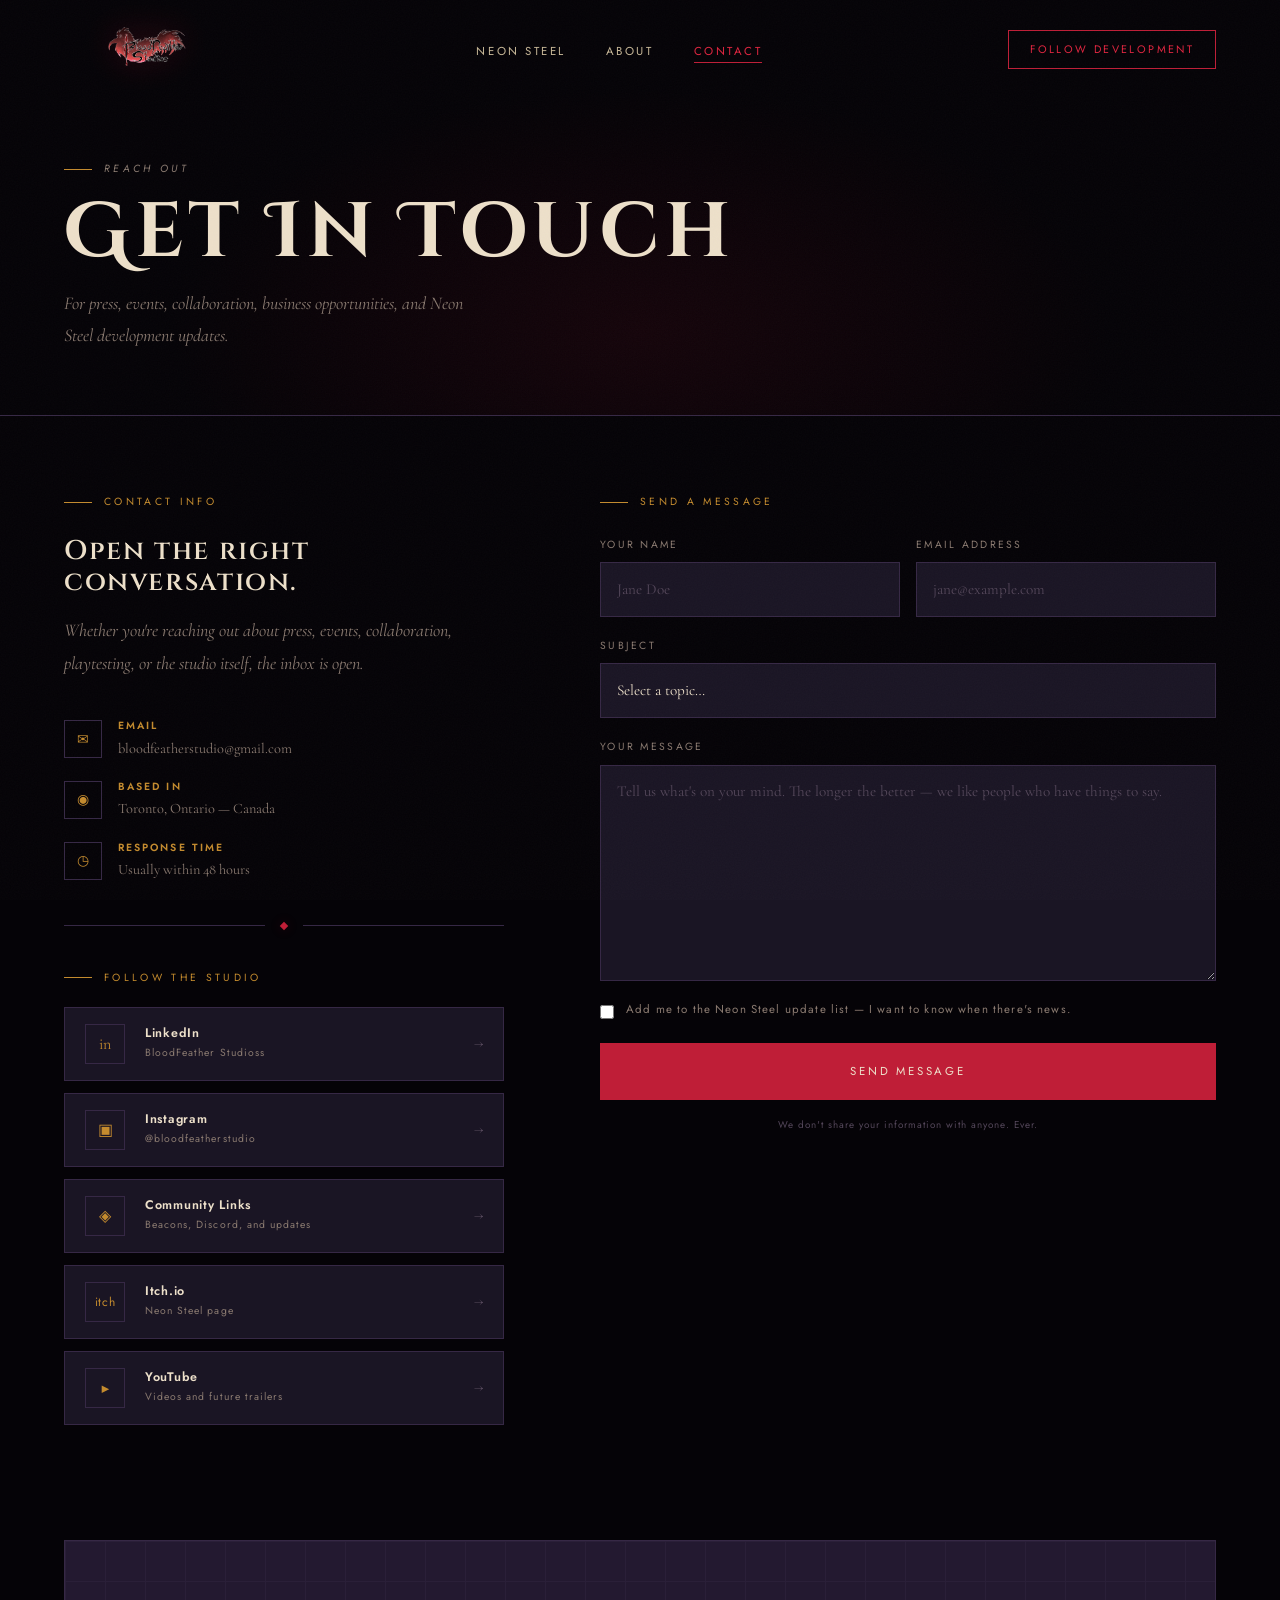
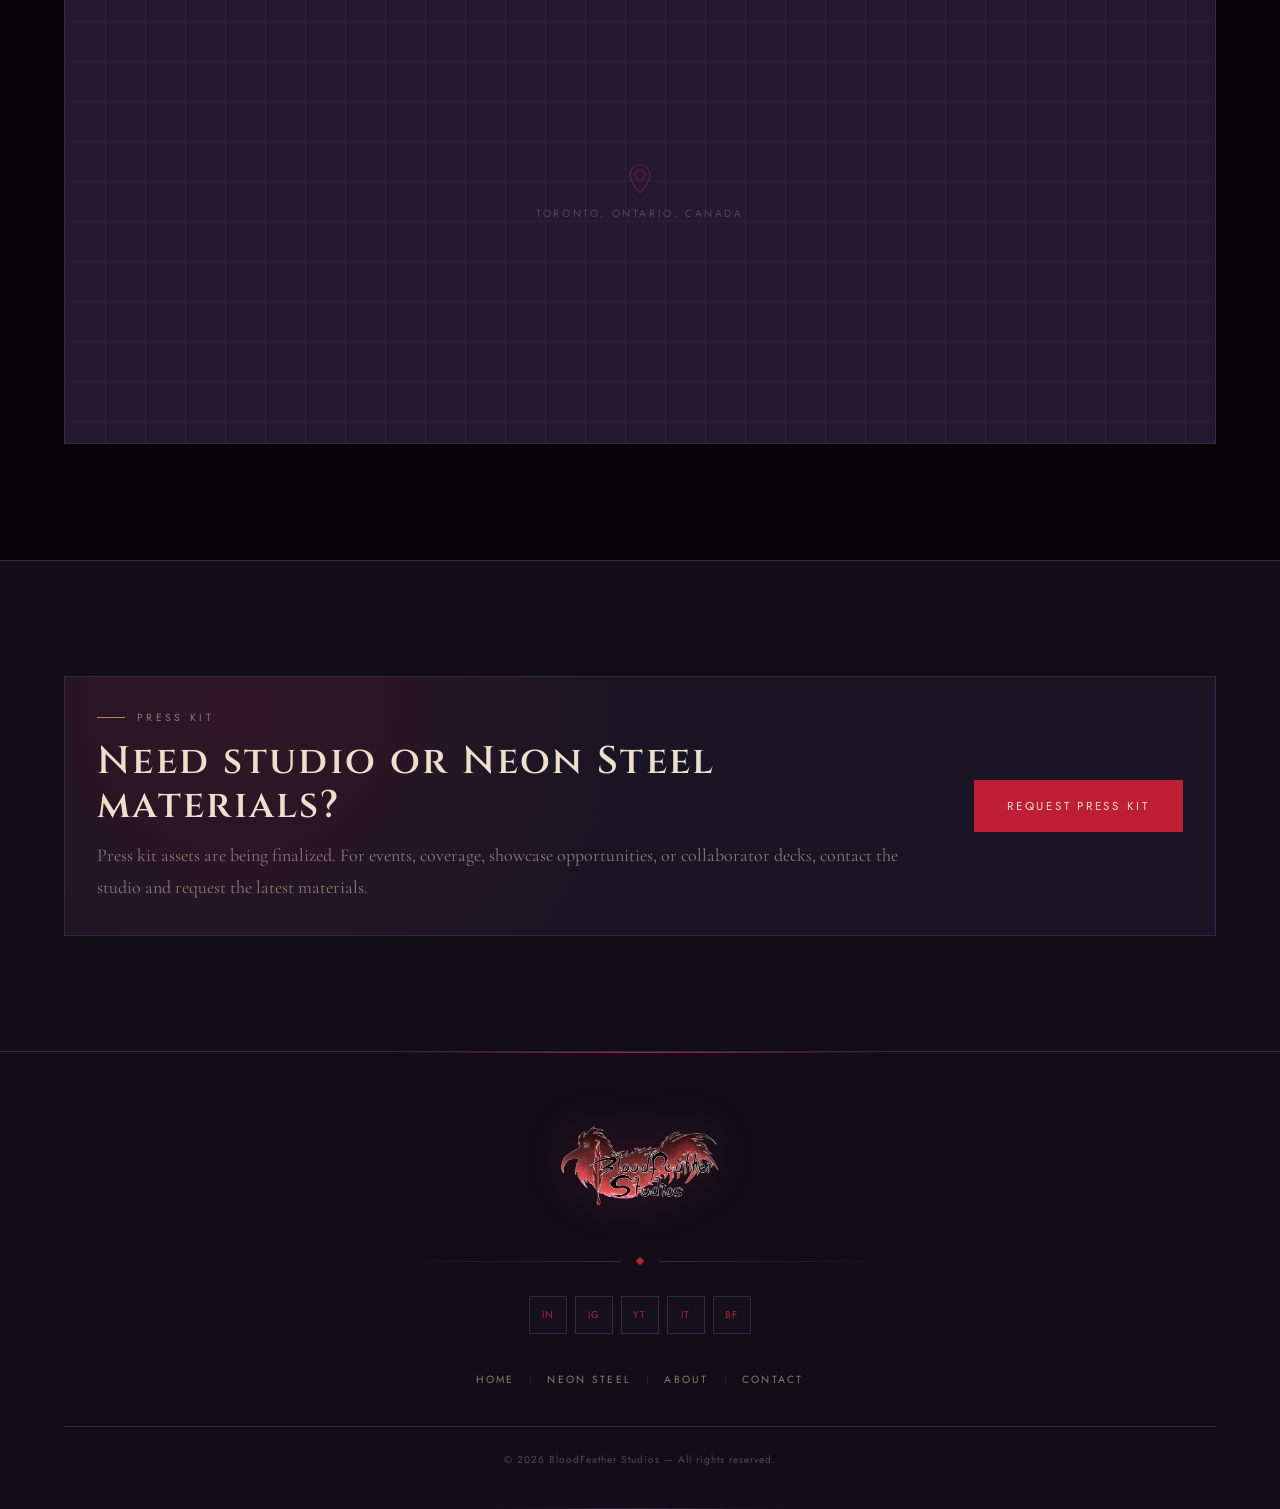
<file: contact/index.html>
<!DOCTYPE html>

<html lang="en">
<head>
<meta charset="utf-8"/>
<meta content="width=device-width, initial-scale=1.0" name="viewport"/>
<title>Contact — BloodFeather Studios</title><meta content="Contact BloodFeather Studios for press, playtesting, collaboration, and Neon Steel updates." name="description"/><meta content="#050307" name="theme-color"/><link href="https://bloodfeather.ca/contact/" rel="canonical"/><link href="../assets/favicon.svg" rel="icon" type="image/svg+xml"/><meta content="website" property="og:type"/><meta content="BloodFeather Studios" property="og:site_name"/><meta content="Contact — BloodFeather Studios" property="og:title"/><meta content="Contact BloodFeather Studios for press, playtesting, collaboration, and Neon Steel updates." property="og:description"/><meta content="https://bloodfeather.ca/contact/" property="og:url"/><meta content="https://bloodfeather.ca/assets/bloodfeather-og.png" property="og:image"/><meta content="summary_large_image" name="twitter:card"/><meta content="Contact — BloodFeather Studios" name="twitter:title"/><meta content="Contact BloodFeather Studios for press, playtesting, collaboration, and Neon Steel updates." name="twitter:description"/><meta content="https://bloodfeather.ca/assets/bloodfeather-og.png" name="twitter:image"/>
<link href="../styles.css" rel="stylesheet"/>
<style>
    /* Form success state */
    .form-success {
      display: none;
      text-align: center;
      padding: 3rem 2rem;
      border: 1px solid var(--crimson);
      background: var(--crimson-m);
    }
    .form-success.show { display: block; }
    .form-success h3 {
      font-size: 1.4rem; color: var(--ivory);
      margin-bottom: 0.75rem;
    }
    .form-success p { color: var(--muted); font-style: italic; }

    /* Select arrow */
    select {
      appearance: none;
      background-image: url("data:image/svg+xml,%3Csvg xmlns='http://www.w3.org/2000/svg' width='12' height='8' viewBox='0 0 12 8'%3E%3Cpath d='M1 1l5 5 5-5' stroke='%238A7A70' stroke-width='1.5' fill='none' stroke-linecap='round'/%3E%3C/svg%3E");
      background-repeat: no-repeat;
      background-position: right 1rem center;
      padding-right: 2.5rem !important;
    }

    /* Floating label animation */
    .form-group { position: relative; }

    /* Social card */
    .social-card {
      display: flex; align-items: center; gap: 1.25rem;
      padding: 1rem 1.25rem;
      border: 1px solid var(--border);
      background: var(--surface-s);
      transition: border-color var(--t2), background var(--t2);
      text-decoration: none;
    }
    .social-card:hover { border-color: var(--border-l); background: var(--surface-2); }
    .social-card-icon {
      width: 40px; height: 40px; flex-shrink: 0;
      border: 1px solid var(--border);
      display: flex; align-items: center; justify-content: center;
      font-size: 1rem; color: var(--gold);
    }
    .social-card-text h4 { font-family: var(--f-ui); font-size: 0.78rem; color: var(--ivory); margin-bottom: 0.2rem; }
    .social-card-text p  { font-family: var(--f-ui); font-size: 0.65rem; letter-spacing: 0.1em; color: var(--muted); }
    .social-card-arrow { margin-left: auto; color: var(--faint); font-size: 0.9rem; transition: color var(--t1), transform var(--t1); }
    .social-card:hover .social-card-arrow { color: var(--ivory); transform: translateX(3px); }

    /* Map placeholder */
    .map-placeholder {
      width: 100%; aspect-ratio: 16/7;
      background: var(--surface-2);
      border: 1px solid var(--border);
      display: flex; align-items: center; justify-content: center;
      flex-direction: column; gap: 0.75rem;
      margin-top: 3rem;
      position: relative; overflow: hidden;
    }
    .map-placeholder::before {
      content: '';
      position: absolute; inset: 0;
      background-image:
        linear-gradient(var(--border) 1px, transparent 1px),
        linear-gradient(90deg, var(--border) 1px, transparent 1px);
      background-size: 40px 40px;
      opacity: 0.4;
    }
  </style>
</head>
<body class="page-load"><a class="skip-link" href="#main-content">Skip to content</a>
<!-- NAV -->
<nav aria-label="Primary navigation" class="nav">
  <a class="nav-logo nav-logo-image" href="../" aria-label="BloodFeather Studios home">
    <img src="../assets/bloodfeather-logo.png" alt="BloodFeather Studios" class="nav-logo-img"/>
  </a>
  <ul class="nav-links">
    <li><a class="" href="../neon-steel/">Neon Steel</a></li><li><a class="" href="../about/">About</a></li><li><a class="active" href="../contact/">Contact</a></li>
  </ul>
  <a class="nav-cta" href="../contact/#follow-development">Follow Development</a>
  <button aria-controls="mobile-navigation" aria-expanded="false" aria-label="Menu" class="hamburger" type="button"><span></span><span></span><span></span></button>
</nav>
<div class="nav-drawer" id="mobile-navigation">
  <a href="../">Home</a>
  <a href="../neon-steel/">Neon Steel</a><a href="../about/">About</a><a href="../contact/">Contact</a>
</div>
<!-- PAGE HERO -->
<div class="page-hero" style="min-height:38vh;">
<div class="page-hero-bg" style="background:radial-gradient(ellipse at 50% 80%,rgba(191,30,55,0.09) 0%,transparent 55%);"></div>
<div class="page-hero-content">
<p class="label">Reach Out</p>
<h1 class="display">Get In Touch</h1>
<p>For press, events, collaboration, business opportunities, and Neon Steel development updates.</p>
</div>
</div>
<!-- ── MAIN CONTACT SECTION ──────────────────────────── -->
<section class="contact-section" id="main-content" style="padding-top:clamp(3rem,6vw,6rem);">
<div class="contact-inner">
<!-- LEFT: Info + socials -->
<div class="reveal reveal-left">
<p class="label" style="margin-bottom:1.5rem;">Contact Info</p>
<h2 style="margin-bottom:1rem;">Open the right conversation.</h2>
<p style="color:var(--muted);font-style:italic;line-height:1.85;margin-bottom:2.5rem;">Whether you're reaching out about press, events, collaboration, playtesting, or the studio itself, the inbox is open.</p>
<!-- Contact detail items -->
<div class="contact-details" style="margin-bottom:2.5rem;">
<div class="contact-item">
<div class="contact-item-icon">✉</div>
<div class="contact-item-text">
<h4>Email</h4>
<p><a href="mailto:bloodfeatherstudio@gmail.com">bloodfeatherstudio@gmail.com</a></p>
</div>
</div>
<div class="contact-item">
<div class="contact-item-icon">◉</div>
<div class="contact-item-text">
<h4>Based In</h4>
<p>Toronto, Ontario — Canada</p>
</div>
</div>
<div class="contact-item">
<div class="contact-item-icon">◷</div>
<div class="contact-item-text">
<h4>Response Time</h4>
<p>Usually within 48 hours</p>
</div>
</div>
</div>
<!-- Divider -->
<div class="divider"><div class="divider-gem"></div></div>
<!-- Social links -->
<p class="label" id="follow-development" style="margin-bottom:1.25rem;">Follow the Studio</p>
<div style="display:flex;flex-direction:column;gap:0.75rem;">
<a class="social-card" href="https://ca.linkedin.com/company/bloodfeather-studio" rel="noopener noreferrer" target="_blank">
<div class="social-card-icon">in</div>
<div class="social-card-text">
<h4>LinkedIn</h4>
<p>BloodFeather Studioss</p>
</div>
<span class="social-card-arrow">→</span>
</a>
<a class="social-card" href="https://www.instagram.com/bloodfeatherstudio/" rel="noopener noreferrer" target="_blank">
<div class="social-card-icon">▣</div>
<div class="social-card-text">
<h4>Instagram</h4>
<p>@bloodfeatherstudio</p>
</div>
<span class="social-card-arrow">→</span>
</a>
<a class="social-card" href="https://beacons.ai/bloodfeatherstudios" rel="noopener noreferrer" target="_blank">
<div class="social-card-icon">◈</div>
<div class="social-card-text">
<h4>Community Links</h4>
<p>Beacons, Discord, and updates</p>
</div>
<span class="social-card-arrow">→</span>
</a>
<a class="social-card" href="https://bloodfeatherstudios.itch.io/neon-steel" rel="noopener noreferrer" target="_blank">
<div class="social-card-icon" style="font-size:0.75rem;font-family:var(--f-ui);letter-spacing:0.05em;">itch</div>
<div class="social-card-text">
<h4>Itch.io</h4>
<p>Neon Steel page</p>
</div>
<span class="social-card-arrow">→</span>
</a>
<a class="social-card" href="https://www.youtube.com/@BloodFeatherStudios" rel="noopener noreferrer" target="_blank">
<div class="social-card-icon">▶</div>
<div class="social-card-text">
<h4>YouTube</h4>
<p>Videos and future trailers</p>
</div>
<span class="social-card-arrow">→</span>
</a>
</div>
</div>
<!-- RIGHT: Form -->
<div class="reveal reveal-right">
<p class="label" style="margin-bottom:1.5rem;">Send a Message</p>
<!-- Success state (hidden until submit) -->
<div aria-live="polite" class="form-success" id="form-success">
<svg fill="none" height="40" style="margin:0 auto 1rem;" viewBox="0 0 40 40" width="40"><circle cx="20" cy="20" r="19" stroke="var(--crimson)" stroke-width="1"></circle><polyline points="12,20 18,26 28,14" stroke="var(--crimson-b)" stroke-linecap="round" stroke-linejoin="round" stroke-width="1.5"></polyline></svg>
<h3>Message Ready</h3>
<p>Your email app will open with the message filled in. Review it, then send it from there.</p>
</div>
<form class="contact-form" id="contact-form" novalidate="">
<div class="form-row">
<div class="form-group">
<label for="name">Your Name</label>
<input id="name" name="name" placeholder="Jane Doe" required="" type="text"/>
</div>
<div class="form-group">
<label for="email">Email Address</label>
<input id="email" name="email" placeholder="jane@example.com" required="" type="email"/>
</div>
</div>
<div class="form-group">
<label for="subject">Subject</label>
<select id="subject" name="subject" required="">
<option disabled="" selected="" value="">Select a topic…</option>
<option value="general">General Inquiry</option>
<option value="press-events">Press / Events</option>
<option value="collab">Collaboration</option>
<option value="business">Business Opportunity</option>
<option value="careers">Careers / Joining the Team</option>
<option value="feedback">Playtest / Feedback</option>
<option value="game">Question About Neon Steel</option>
<option value="other">Something Else</option>
</select>
</div>
<div class="form-group">
<label for="message">Your Message</label>
<textarea id="message" name="message" placeholder="Tell us what's on your mind. The longer the better — we like people who have things to say." required="" rows="7"></textarea>
</div>
<!-- Update opt-in -->
<div style="display:flex;align-items:flex-start;gap:0.75rem;margin-bottom:1.5rem;">
<input id="wishlist" name="wishlist" style="margin-top:0.2rem;accent-color:var(--crimson);width:14px;height:14px;flex-shrink:0;" type="checkbox"/>
<label for="wishlist" style="font-family:var(--f-ui);font-size:0.72rem;letter-spacing:0.1em;color:var(--muted);cursor:pointer;line-height:1.5;">
              Add me to the Neon Steel update list — I want to know when there's news.
            </label>
</div>
<div class="form-submit">
<button class="btn btn-solid" style="width:100%;justify-content:center;padding:1.1rem 2rem;" type="submit">
              Send Message
            </button>
</div>
<p style="margin-top:1rem;font-family:var(--f-ui);font-size:0.62rem;letter-spacing:0.1em;color:var(--faint);text-align:center;">
            We don't share your information with anyone. Ever.
          </p>
</form>
</div>
</div>
<!-- Map placeholder -->
<div class="container" style="max-width:var(--wrap);margin-top:var(--sp);">
<div class="map-placeholder reveal">
<svg fill="none" height="32" style="position:relative;z-index:1;opacity:0.5;" viewBox="0 0 32 32" width="32">
<circle cx="16" cy="14" r="5" stroke="var(--crimson)" stroke-width="1.2"></circle>
<path d="M16 4C10.477 4 6 8.477 6 14c0 7 10 18 10 18s10-11 10-18c0-5.523-4.477-10-10-10z" fill="none" stroke="var(--crimson)" stroke-width="1.2"></path>
</svg>
<p style="font-family:var(--f-ui);font-size:0.65rem;letter-spacing:0.25em;text-transform:uppercase;color:var(--faint);position:relative;z-index:1;">Toronto, Ontario, Canada</p>
</div>
</div>
</section>

<!-- PRESS KIT -->
<section class="press-kit-section" id="press-kit">
  <div class="container press-kit-card reveal">
    <div>
      <p class="label">Press Kit</p>
      <h2>Need studio or Neon Steel materials?</h2>
      <p>Press kit assets are being finalized. For events, coverage, showcase opportunities, or collaborator decks, contact the studio and request the latest materials.</p>
    </div>
    <a class="btn btn-solid" href="mailto:bloodfeatherstudio@gmail.com?subject=BloodFeather%20Studios%20Press%20Kit%20Request">Request Press Kit</a>
  </div>
</section>

<!-- FOOTER -->
<footer>
  <div class="footer-inner">
    <div class="footer-brand-c footer-brand-logo">
      <a aria-label="BloodFeather Studios home" href="../">
        <img src="../assets/bloodfeather-logo.png" alt="BloodFeather Studios" class="footer-logo-img"/>
      </a>
    </div>
    <div class="footer-divider"><div class="divider-gem"></div></div>
    <div class="footer-socials">
      <a aria-label="LinkedIn" class="social-icon-btn social-icon-text" href="https://ca.linkedin.com/company/bloodfeather-studio" rel="noopener noreferrer" target="_blank">in</a>
<a aria-label="Instagram" class="social-icon-btn social-icon-text" href="https://www.instagram.com/bloodfeatherstudio/" rel="noopener noreferrer" target="_blank">ig</a>
<a aria-label="YouTube" class="social-icon-btn social-icon-text" href="https://www.youtube.com/@BloodFeatherStudios" rel="noopener noreferrer" target="_blank">yt</a>
<a aria-label="Itch.io" class="social-icon-btn social-icon-text" href="https://bloodfeatherstudios.itch.io/neon-steel" rel="noopener noreferrer" target="_blank">it</a>
<a aria-label="Beacons" class="social-icon-btn social-icon-text" href="https://beacons.ai/bloodfeatherstudios" rel="noopener noreferrer" target="_blank">bf</a>
    </div>
    <nav aria-label="Footer navigation" class="footer-nav">
      <a href="../">Home</a>
      <span class="f-sep">|</span>
      <a href="../neon-steel/">Neon Steel</a>
      <span class="f-sep">|</span>
      <a href="../about/">About</a>
      <span class="f-sep">|</span>
      <a href="../contact/">Contact</a>
    </nav>
    <div class="footer-bottom">
      <span>© 2026 BloodFeather Studios — All rights reserved.</span>
    </div>
  </div>
</footer>
<script src="../scripts.js"></script>

</body>
</html>
</file>
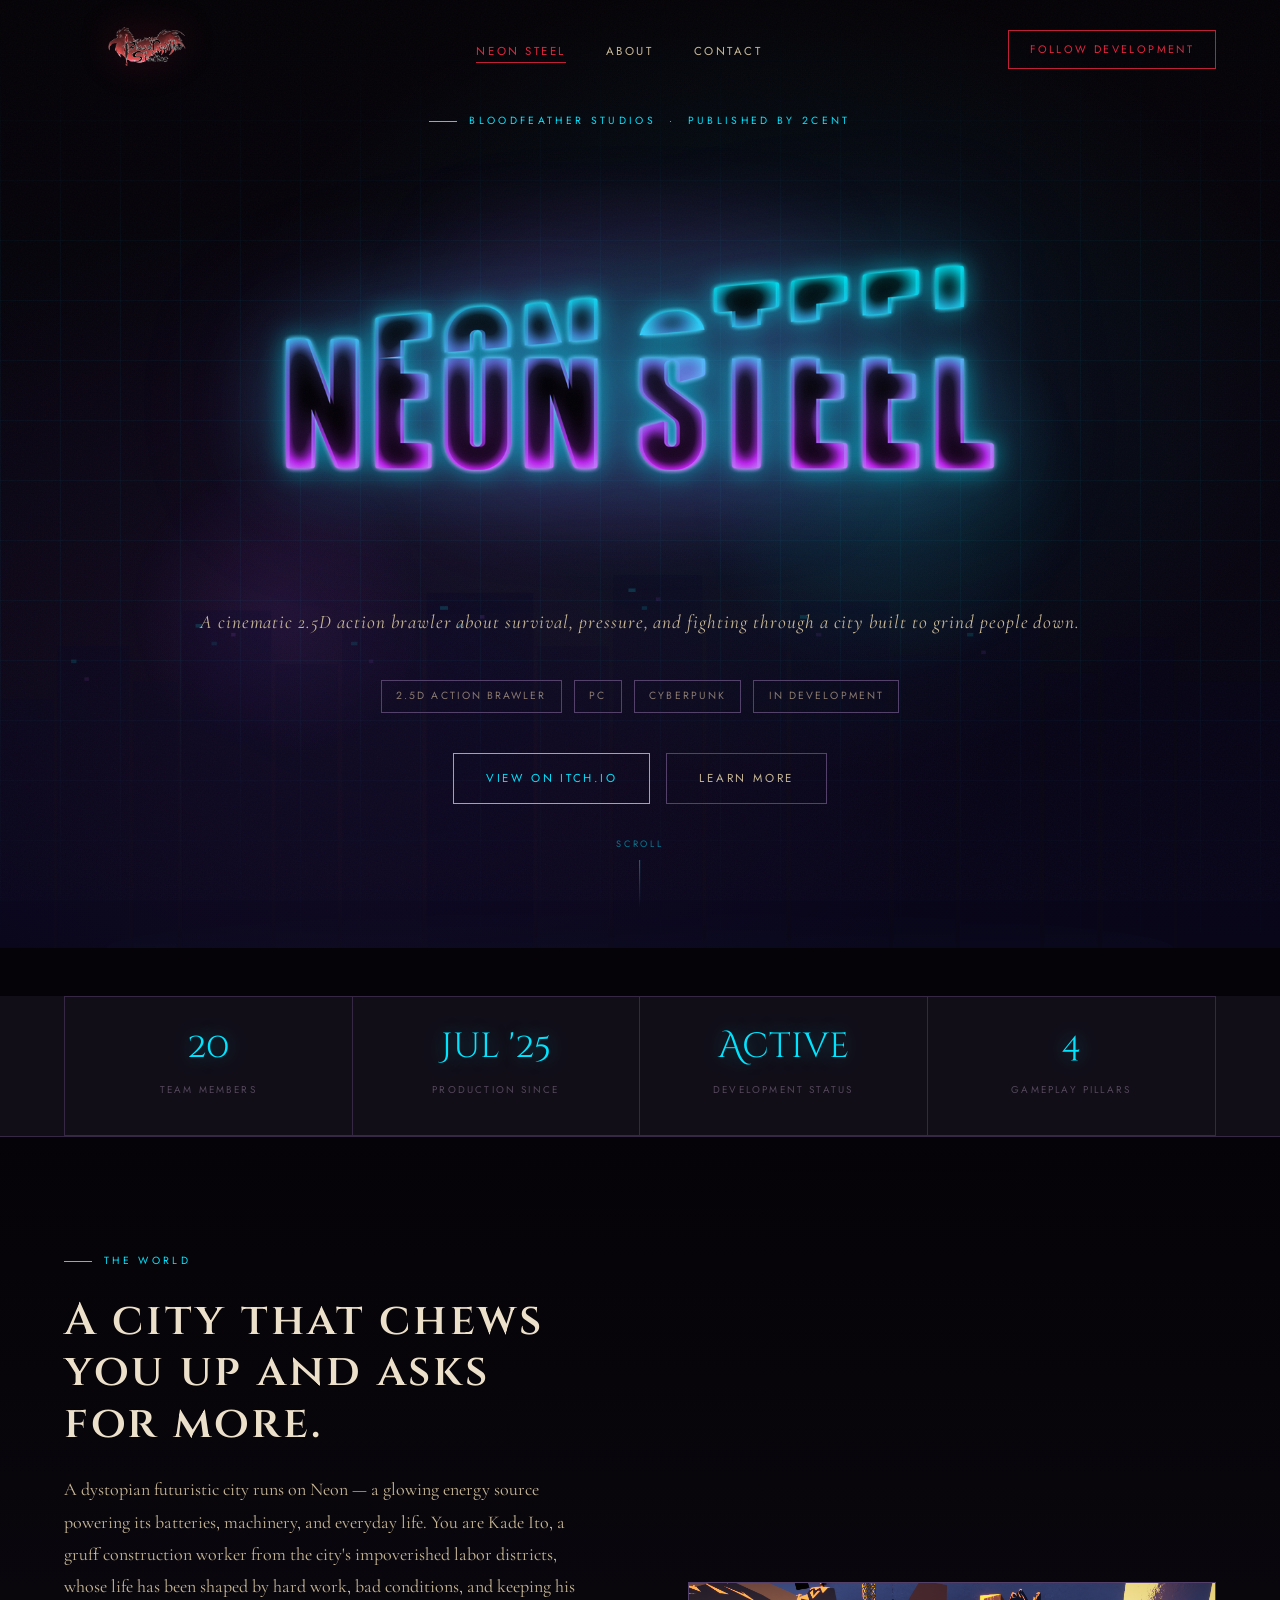
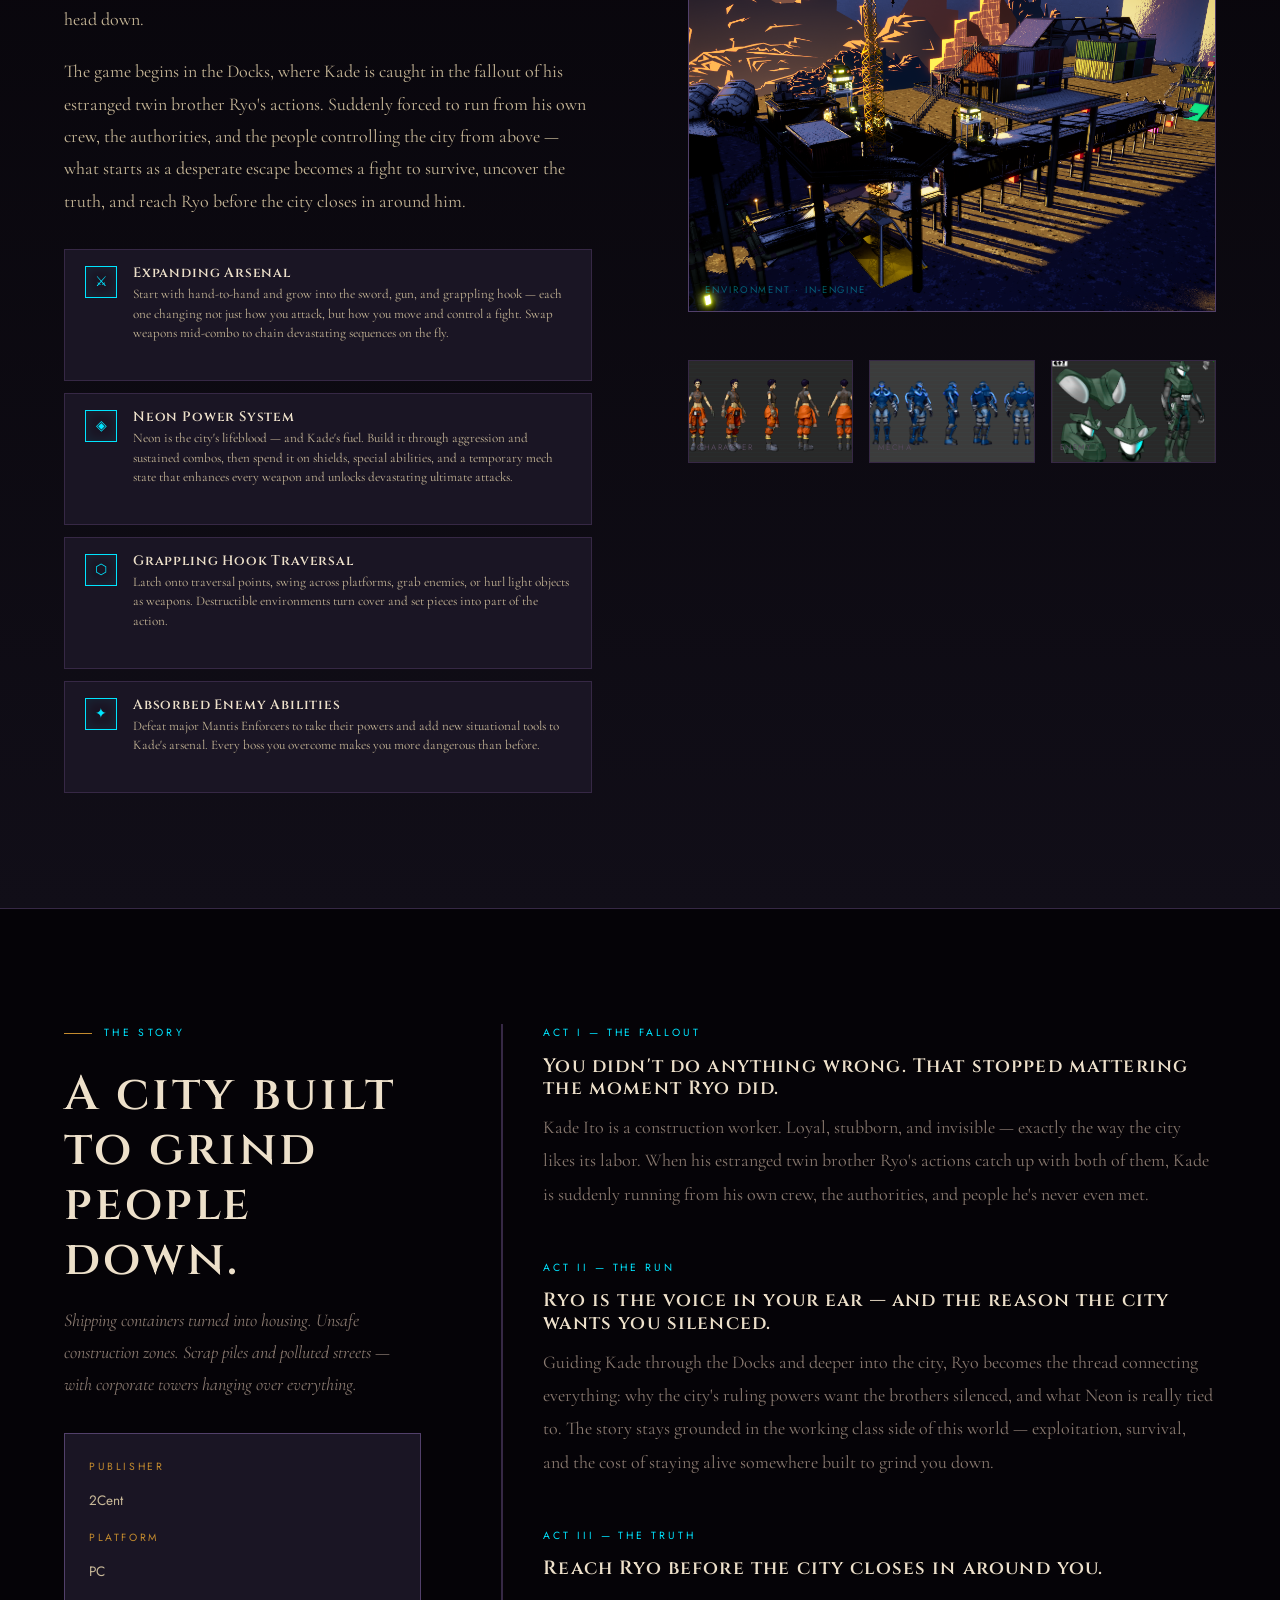
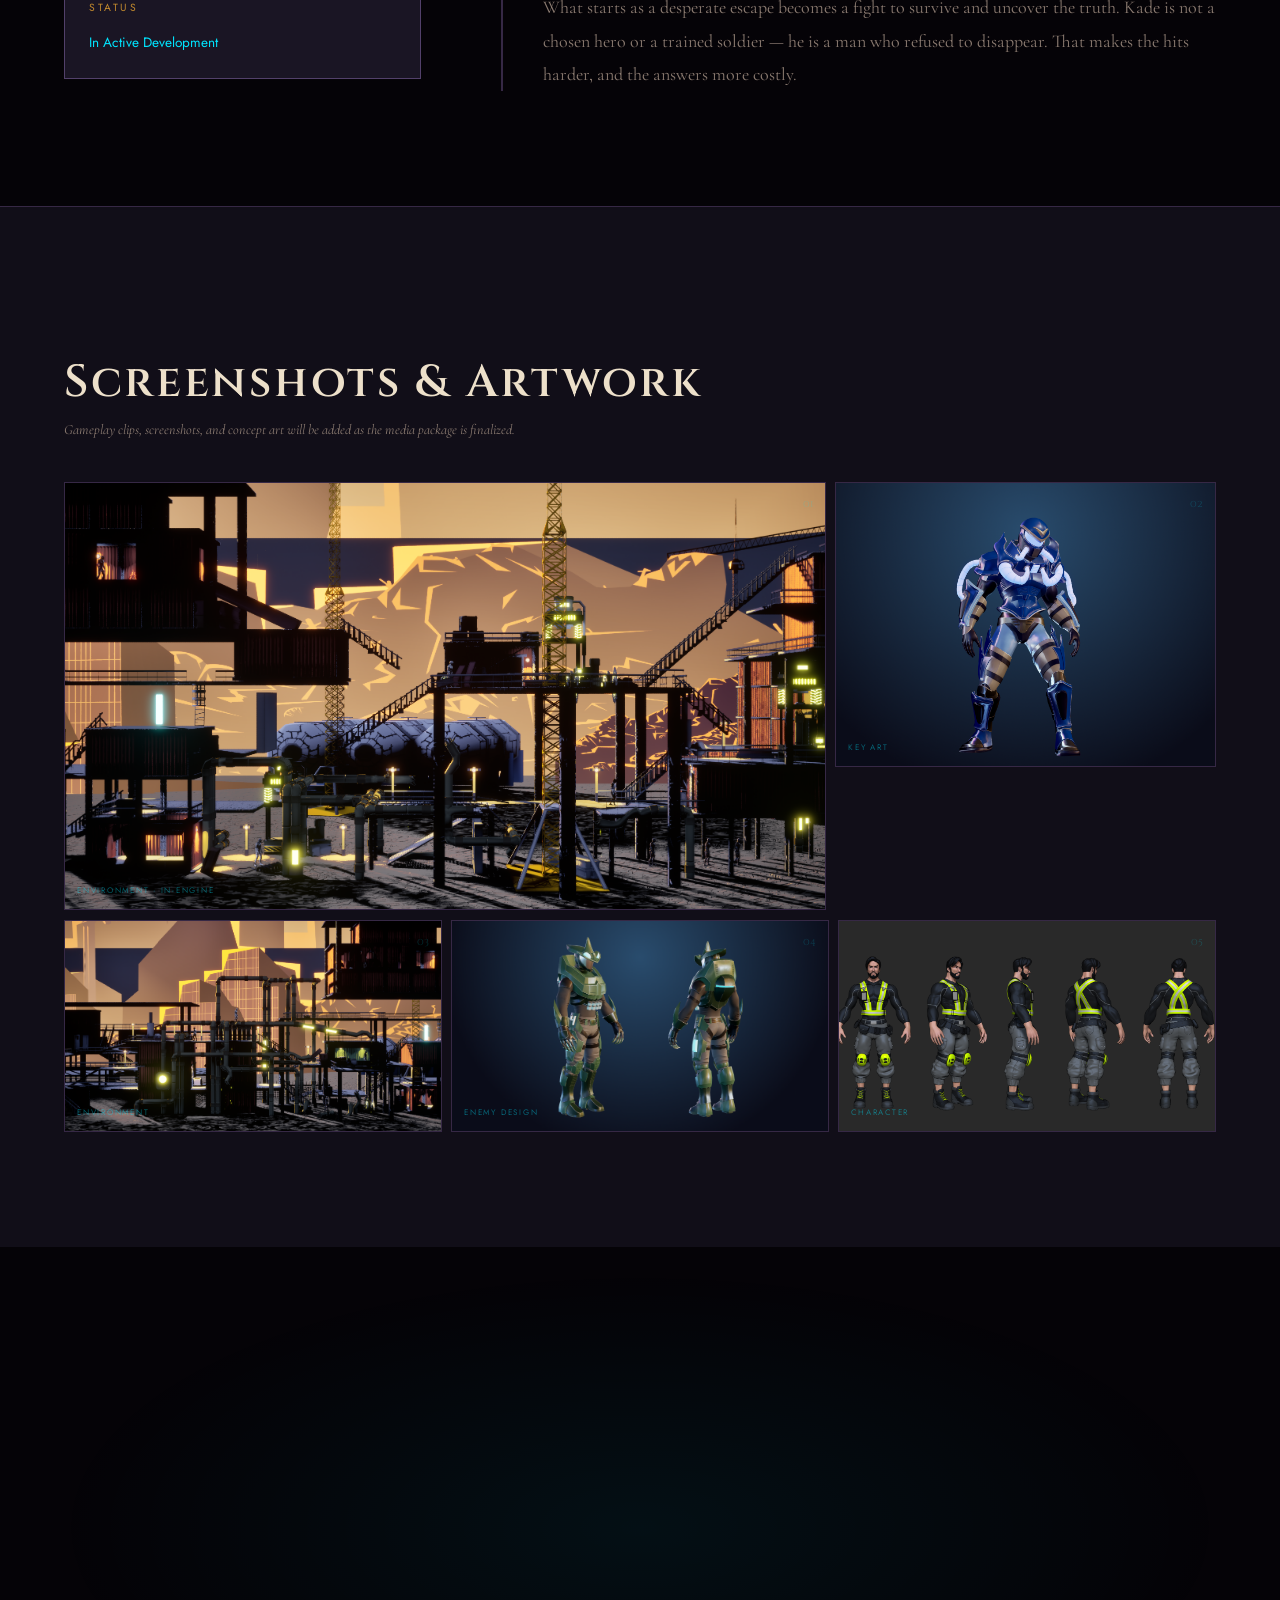
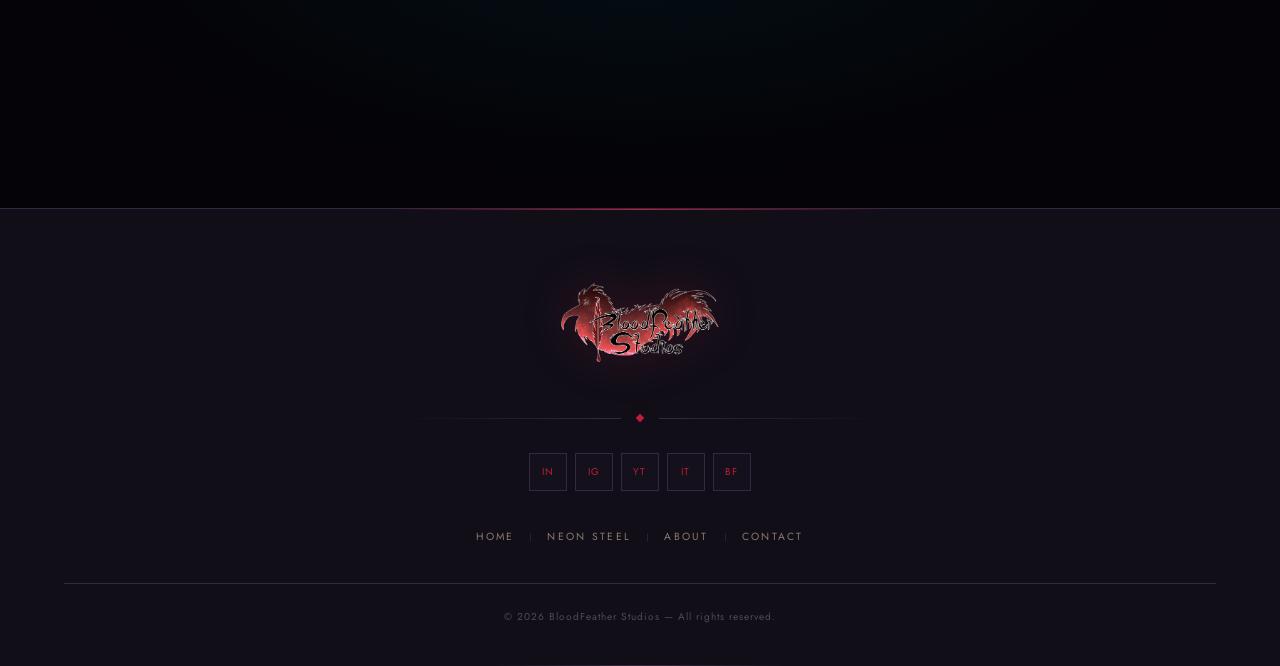
<file: neon-steel/index.html>
<!DOCTYPE html>

<html lang="en">
<head>
<meta charset="utf-8"/>
<meta content="width=device-width, initial-scale=1.0" name="viewport"/>
<title>Neon Steel — BloodFeather Studios</title><meta content="Neon Steel is a single-player 2.5D action brawler set in a dystopian city powered by Neon. Play as Kade Ito and fight through crews, enforcers, and the powers above." name="description"/><meta content="#050307" name="theme-color"/><link href="https://bloodfeather.ca/neon-steel/" rel="canonical"/><link href="../assets/favicon.svg" rel="icon" type="image/svg+xml"/><meta content="website" property="og:type"/><meta content="BloodFeather Studios" property="og:site_name"/><meta content="Neon Steel — BloodFeather Studios" property="og:title"/><meta content="Neon Steel is a single-player 2.5D action brawler set in a dystopian city powered by Neon. Play as Kade Ito and fight through crews, enforcers, and the powers above." property="og:description"/><meta content="https://bloodfeather.ca/neon-steel/" property="og:url"/><meta content="https://bloodfeather.ca/assets/bloodfeather-og.png" property="og:image"/><meta content="summary_large_image" name="twitter:card"/><meta content="Neon Steel — BloodFeather Studios" name="twitter:title"/><meta content="Neon Steel is a single-player 2.5D action brawler set in a dystopian city powered by Neon. Play as Kade Ito and fight through crews, enforcers, and the powers above." name="twitter:description"/><meta content="https://bloodfeather.ca/assets/bloodfeather-og.png" name="twitter:image"/>
<link href="../styles.css" rel="stylesheet"/>
<style>
    .ns-hero-content .label { animation: fadeUp 0.7s var(--ease-out) 0.2s both; }
    .ns-title               { animation: fadeUp 0.9s var(--ease-out) 0.4s both; }
    .ns-tagline             { animation: fadeUp 0.8s var(--ease-out) 0.6s both; }
    .ns-badges              { animation: fadeUp 0.8s var(--ease-out) 0.72s both; }
    .ns-hero-actions        { animation: fadeUp 0.8s var(--ease-out) 0.85s both; }

    /* scanline effect on screens */
    .ns-screen::after {
      content: '';
      position: absolute; inset: 0;
      background: repeating-linear-gradient(
        to bottom,
        transparent 0px, transparent 3px,
        rgba(0,229,255,0.015) 3px, rgba(0,229,255,0.015) 4px
      );
      pointer-events: none;
    }

    /* neon text flicker */
    @keyframes flicker {
      0%,100%{ opacity:1 }
      92%    { opacity:1 }
      93%    { opacity:0.4 }
      94%    { opacity:1 }
      96%    { opacity:0.6 }
      97%    { opacity:1 }
    }
    .ns-title .neon { animation: flicker 8s ease-in-out infinite; }

    /* ── Media Gallery ───────────────────────────────────── */
    .media-gallery-grid {
      display: grid;
      grid-template-columns: 2fr 1fr;
      grid-template-rows: auto auto;
      gap: 0.6rem;
    }
    .media-gallery-bottom {
      grid-column: 1 / -1;
      display: grid;
      grid-template-columns: repeat(3, 1fr);
      gap: 0.6rem;
    }
    .media-frame {
      position: relative;
      overflow: hidden;
      background: linear-gradient(135deg, #07060F 0%, #0A0D1C 100%);
      border: 1px solid var(--border);
      display: flex;
      align-items: center;
      justify-content: center;
      cursor: pointer;
      transition: border-color var(--t2), box-shadow var(--t2);
    }
    .media-frame::before {
      content: '';
      position: absolute;
      inset: 0;
      background-image:
        linear-gradient(rgba(0,229,255,0.03) 1px, transparent 1px),
        linear-gradient(90deg, rgba(0,229,255,0.03) 1px, transparent 1px);
      background-size: 32px 32px;
    }
    .media-frame:hover {
      border-color: rgba(0,229,255,0.4);
      box-shadow: 0 0 24px rgba(0,229,255,0.06), inset 0 0 24px rgba(0,229,255,0.03);
    }
    .media-frame-lg { aspect-ratio: 16 / 9; }
    .media-frame-md { aspect-ratio: 4 / 3; }
    .media-frame-sm { aspect-ratio: 16 / 9; }
    .media-frame-inner {
      position: relative;
      z-index: 1;
      display: flex;
      flex-direction: column;
      align-items: center;
      gap: 0.75rem;
      opacity: 0.35;
      transition: opacity var(--t2);
    }
    .media-frame:hover .media-frame-inner { opacity: 0.55; }
    .media-frame-icon {
      width: 32px; height: 32px;
      color: var(--neon-c);
    }
    .media-frame-label {
      font-family: var(--f-ui);
      font-size: 0.52rem;
      letter-spacing: 0.3em;
      text-transform: uppercase;
      color: var(--neon-c);
    }
    .media-frame-tag {
      position: absolute;
      bottom: 0.75rem;
      left: 0.75rem;
      font-family: var(--f-ui);
      font-size: 0.5rem;
      letter-spacing: 0.22em;
      text-transform: uppercase;
      color: rgba(0,229,255,0.4);
      z-index: 2;
    }
    .media-frame-num {
      position: absolute;
      top: 0.75rem;
      right: 0.75rem;
      font-family: var(--f-display);
      font-size: 0.65rem;
      color: rgba(0,229,255,0.2);
      z-index: 2;
    }
    @media (max-width: 768px) {
      .media-gallery-grid { grid-template-columns: 1fr; }
      .media-frame-md { aspect-ratio: 16 / 9; }
      .media-gallery-bottom { grid-template-columns: 1fr 1fr; }
    }
    @media (max-width: 480px) {
      .media-gallery-bottom { grid-template-columns: 1fr; }
    }

    /* stat counter style */
    .ns-stat-block {
      display: grid; grid-template-columns: repeat(4,1fr); gap: 0;
      border: 1px solid var(--border);
      margin-top: 3rem;
    }
    .ns-stat {
      padding: 2rem 1.5rem;
      border-right: 1px solid var(--border);
      text-align: center;
    }
    .ns-stat:last-child { border-right: none; }
    .ns-stat-num {
      font-family: var(--f-display);
      font-size: 2.2rem; line-height: 1;
      color: var(--neon-c);
      text-shadow: 0 0 20px rgba(0,229,255,0.4);
      display: block; margin-bottom: 0.4rem;
    }
    .ns-stat-label {
      font-family: var(--f-ui); font-size: 0.62rem;
      letter-spacing: 0.22em; text-transform: uppercase; color: var(--faint);
    }

    @media (max-width: 640px) {
      .ns-stat-block { grid-template-columns: 1fr 1fr; }
      .ns-stat:nth-child(2) { border-right: none; }
      .ns-stat:nth-child(1),
      .ns-stat:nth-child(2) { border-bottom: 1px solid var(--border); }
    }
  </style>
</head>
<body class="page-load"><a class="skip-link" href="#main-content">Skip to content</a>
<!-- NAV -->
<nav aria-label="Primary navigation" class="nav">
  <a class="nav-logo nav-logo-image" href="../" aria-label="BloodFeather Studios home">
    <img src="../assets/bloodfeather-logo.png" alt="BloodFeather Studios" class="nav-logo-img"/>
  </a>
  <ul class="nav-links">
    <li><a class="active" href="../neon-steel/">Neon Steel</a></li><li><a class="" href="../about/">About</a></li><li><a class="" href="../contact/">Contact</a></li>
  </ul>
  <a class="nav-cta" href="../contact/#follow-development">Follow Development</a>
  <button aria-controls="mobile-navigation" aria-expanded="false" aria-label="Menu" class="hamburger" type="button"><span></span><span></span><span></span></button>
</nav>
<div class="nav-drawer" id="mobile-navigation">
  <a href="../">Home</a>
  <a href="../neon-steel/">Neon Steel</a><a href="../about/">About</a><a href="../contact/">Contact</a>
</div>
<!-- ── HERO ─────────────────────────────────────────── -->
<section class="ns-hero" id="main-content">
<div class="ns-bg"></div>
<div class="ns-grid-overlay"></div>
<div class="ns-glow-c"></div>
<div class="ns-glow-p"></div>
<!-- City skyline SVG backdrop -->
<div style="position:absolute;inset:0;pointer-events:none;overflow:hidden;">
<svg preserveAspectRatio="xMidYMax slice" style="position:absolute;bottom:0;left:0;width:100%;opacity:0.18;" viewBox="0 0 1440 500">
<defs>
<linearGradient id="sky" x1="0" x2="0" y1="0" y2="1">
<stop offset="0%" stop-color="#00E5FF" stop-opacity="0"></stop>
<stop offset="100%" stop-color="#00E5FF" stop-opacity="0.12"></stop>
</linearGradient>
</defs>
<!-- Buildings -->
<rect fill="#0A0A2A" height="280" width="60" x="0" y="220"></rect>
<rect fill="#08082A" height="340" width="80" x="65" y="160"></rect>
<rect fill="#0A0A2A" height="300" width="50" x="150" y="200"></rect>
<rect fill="#06062A" height="380" width="100" x="205" y="120"></rect>
<rect fill="#0A0A2A" height="320" width="70" x="310" y="180"></rect>
<rect fill="#08082A" height="360" width="90" x="385" y="140"></rect>
<rect fill="#05052A" height="400" width="120" x="480" y="100"></rect>
<rect fill="#0A0A2A" height="340" width="80" x="605" y="160"></rect>
<rect fill="#06062A" height="420" width="100" x="690" y="80"></rect>
<rect fill="#0A0A2A" height="360" width="90" x="795" y="140"></rect>
<rect fill="#08082A" height="390" width="110" x="890" y="110"></rect>
<rect fill="#0A0A2A" height="330" width="70" x="1005" y="170"></rect>
<rect fill="#06062A" height="370" width="90" x="1080" y="130"></rect>
<rect fill="#0A0A2A" height="310" width="60" x="1175" y="190"></rect>
<rect fill="#08082A" height="350" width="80" x="1240" y="150"></rect>
<rect fill="#0A0A2A" height="300" width="115" x="1325" y="200"></rect>
<!-- Window lights -->
<rect fill="#00E5FF" height="4" opacity="0.7" width="6" x="80" y="175"></rect>
<rect fill="#A855F7" height="4" opacity="0.6" width="5" x="95" y="195"></rect>
<rect fill="#00E5FF" height="4" opacity="0.8" width="8" x="220" y="135"></rect>
<rect fill="#00E5FF" height="4" opacity="0.5" width="6" x="238" y="155"></rect>
<rect fill="#A855F7" height="4" opacity="0.7" width="5" x="260" y="145"></rect>
<rect fill="#00E5FF" height="4" opacity="0.6" width="7" x="395" y="155"></rect>
<rect fill="#A855F7" height="4" opacity="0.5" width="5" x="415" y="175"></rect>
<rect fill="#00E5FF" height="4" opacity="0.9" width="9" x="495" y="115"></rect>
<rect fill="#00E5FF" height="4" opacity="0.6" width="7" x="515" y="135"></rect>
<rect fill="#A855F7" height="4" opacity="0.7" width="5" x="540" y="125"></rect>
<rect fill="#00E5FF" height="4" opacity="0.9" width="8" x="707" y="95"></rect>
<rect fill="#00E5FF" height="4" opacity="0.7" width="6" x="722" y="115"></rect>
<rect fill="#A855F7" height="4" opacity="0.6" width="5" x="738" y="105"></rect>
<rect fill="#00E5FF" height="4" opacity="0.8" width="8" x="900" y="125"></rect>
<rect fill="#A855F7" height="4" opacity="0.5" width="6" x="918" y="145"></rect>
<rect fill="#00E5FF" height="4" opacity="0.7" width="7" x="1088" y="145"></rect>
<rect fill="#A855F7" height="4" opacity="0.6" width="5" x="1104" y="165"></rect>
<!-- Ground glow -->
<ellipse cx="720" cy="500" fill="url(#sky)" rx="600" ry="40"></ellipse>
</svg>
</div>
<div class="ns-hero-content">
<p class="label">BloodFeather Studios  ·  Published by 2Cent</p>
<div class="ns-logo-wrap"><img src="../assets/neon-steel-logo.png" alt="Neon Steel" class="ns-logo"/></div>
<p class="ns-tagline">A cinematic 2.5D action brawler about survival, pressure, and fighting through a city built to grind people down.</p>
<div class="ns-badges">
<span class="ns-badge">2.5D Action Brawler</span>
<span class="ns-badge">PC</span>
<span class="ns-badge">Cyberpunk</span>
<span class="ns-badge">In Development</span>
</div>
<div class="ns-hero-actions" style="display:flex;gap:1rem;justify-content:center;flex-wrap:wrap;margin-bottom:4rem;">
<a class="btn btn-neon" href="https://bloodfeatherstudios.itch.io/neon-steel" rel="noopener noreferrer" target="_blank">View on Itch.io</a>
<a class="btn btn-ghost" href="#overview">Learn More</a>
</div>
</div>
<div class="hero-scroll" style="color:var(--neon-c);opacity:0.5;">
<span style="color:var(--neon-c);">Scroll</span>
<div class="hero-scroll-line" style="background:linear-gradient(to bottom,var(--neon-c),transparent);"></div>
</div>
</section>
<!-- ── STATS ─────────────────────────────────────────── -->
<div style="padding:0 clamp(1.5rem,5vw,4rem); background:var(--dark); border-bottom:1px solid var(--border);">
<div class="container ns-stat-block">
<div class="ns-stat reveal">
<span class="ns-stat-num">20</span>
<span class="ns-stat-label">Team Members</span>
</div>
<div class="ns-stat reveal">
<span class="ns-stat-num">Jul '25</span>
<span class="ns-stat-label">Production Since</span>
</div>
<div class="ns-stat reveal">
<span class="ns-stat-num">Active</span>
<span class="ns-stat-label">Development Status</span>
</div>
<div class="ns-stat reveal">
<span class="ns-stat-num">4</span>
<span class="ns-stat-label">Gameplay Pillars</span>
</div>
</div>
</div>
<!-- ── OVERVIEW ──────────────────────────────────────── -->
<section class="ns-overview" id="overview">
<div class="container">
<div class="ns-overview-grid">
<div class="ns-overview-text reveal reveal-left">
<p class="label">The World</p>
<h2>A city that chews you up and asks for more.</h2>
<p>A dystopian futuristic city runs on Neon — a glowing energy source powering its batteries, machinery, and everyday life. You are Kade Ito, a gruff construction worker from the city's impoverished labor districts, whose life has been shaped by hard work, bad conditions, and keeping his head down.</p>
<p>The game begins in the Docks, where Kade is caught in the fallout of his estranged twin brother Ryo's actions. Suddenly forced to run from his own crew, the authorities, and the people controlling the city from above — what starts as a desperate escape becomes a fight to survive, uncover the truth, and reach Ryo before the city closes in around him.</p>
<div class="ns-features">
<div class="ns-feature">
<div class="ns-feature-icon">⚔</div>
<div>
<h4>Expanding Arsenal</h4>
<p>Start with hand-to-hand and grow into the sword, gun, and grappling hook — each one changing not just how you attack, but how you move and control a fight. Swap weapons mid-combo to chain devastating sequences on the fly.</p>
</div>
</div>
<div class="ns-feature">
<div class="ns-feature-icon">◈</div>
<div>
<h4>Neon Power System</h4>
<p>Neon is the city's lifeblood — and Kade's fuel. Build it through aggression and sustained combos, then spend it on shields, special abilities, and a temporary mech state that enhances every weapon and unlocks devastating ultimate attacks.</p>
</div>
</div>
<div class="ns-feature">
<div class="ns-feature-icon">⬡</div>
<div>
<h4>Grappling Hook Traversal</h4>
<p>Latch onto traversal points, swing across platforms, grab enemies, or hurl light objects as weapons. Destructible environments turn cover and set pieces into part of the action.</p>
</div>
</div>
<div class="ns-feature">
<div class="ns-feature-icon">✦</div>
<div>
<h4>Absorbed Enemy Abilities</h4>
<p>Defeat major Mantis Enforcers to take their powers and add new situational tools to Kade's arsenal. Every boss you overcome makes you more dangerous than before.</p>
</div>
</div>
</div>
</div>
<!-- Right: screens + atmosphere -->
<div class="reveal reveal-right">
<!-- Main screen -->
<div style="aspect-ratio:16/10;border:1px solid var(--border-l);position:relative;overflow:hidden;margin-bottom:1rem;">
<img src="../assets/ns-environment.png" alt="Neon Steel — In-Engine Environment" style="width:100%;height:100%;object-fit:cover;display:block;"/>
<span style="position:absolute;bottom:0.75rem;left:1rem;font-family:var(--f-ui);font-size:0.6rem;letter-spacing:0.2em;text-transform:uppercase;color:rgba(0,229,255,0.4);">Environment · In-Engine</span>
</div>
<!-- Three small screens -->
<div class="ns-screens" style="grid-template-columns:repeat(3,1fr);">
<div class="ns-screen">
<img src="../assets/coworker2-turntable.png" alt="Neon Steel — Character Design" style="width:100%;height:100%;object-fit:cover;display:block;"/>
<span class="ns-screen-placeholder" style="position:absolute;bottom:0.5rem;left:0.5rem;font-size:0.5rem;">Character</span>
</div>
<div class="ns-screen">
<img src="../assets/mecha-turntable.png" alt="Neon Steel — Mecha Design" style="width:100%;height:100%;object-fit:cover;display:block;"/>
<span class="ns-screen-placeholder" style="position:absolute;bottom:0.5rem;left:0.5rem;font-size:0.5rem;">Mecha</span>
</div>
<div class="ns-screen">
<img src="../assets/mantis-breakdown.png" alt="Neon Steel — Mantis Enemy Breakdown" style="width:100%;height:100%;object-fit:cover;display:block;"/>
<span class="ns-screen-placeholder" style="position:absolute;bottom:0.5rem;left:0.5rem;font-size:0.5rem;">Enemy</span>
</div>
</div>
</div>
</div>
</div>
</section>
<!-- ── STORY SECTION ─────────────────────────────────── -->
<section style="padding:var(--sp) clamp(1.5rem,5vw,4rem); background:var(--void); border-top:1px solid var(--border);">
<div class="container" style="max-width:var(--wrap);">
<div style="display:grid; grid-template-columns:1fr 2fr; gap:5rem; align-items:start;">
<div class="reveal reveal-left" style="position:sticky; top:8rem;">
<p class="label" style="color:var(--neon-c); margin-bottom:1.5rem;">The Story</p>
<h2 style="font-size:clamp(2rem,4vw,3rem); margin-bottom:1rem;">A city built to grind people down.</h2>
<p style="color:var(--muted); font-style:italic; line-height:1.8;">Shipping containers turned into housing. Unsafe construction zones. Scrap piles and polluted streets — with corporate towers hanging over everything.</p>
<div style="margin-top:2rem; padding:1.5rem; border:1px solid var(--border-l); background:var(--surface-s);">
<p style="font-family:var(--f-ui); font-size:0.65rem; letter-spacing:0.25em; text-transform:uppercase; color:var(--gold); margin-bottom:0.75rem;">Publisher</p>
<p style="font-family:var(--f-ui); font-size:0.85rem; color:var(--ivory-2);">2Cent</p>
<p style="font-family:var(--f-ui); font-size:0.65rem; letter-spacing:0.25em; text-transform:uppercase; color:var(--gold); margin-top:1rem; margin-bottom:0.75rem;">Platform</p>
<p style="font-family:var(--f-ui); font-size:0.85rem; color:var(--ivory-2);">PC</p>
<p style="font-family:var(--f-ui); font-size:0.65rem; letter-spacing:0.25em; text-transform:uppercase; color:var(--gold); margin-top:1rem; margin-bottom:0.75rem;">Status</p>
<p style="font-family:var(--f-ui); font-size:0.85rem; color:var(--neon-c);">In Active Development</p>
</div>
</div>
<div class="reveal reveal-right">
<div style="border-left:2px solid var(--border); padding-left:2.5rem; display:flex; flex-direction:column; gap:3rem;">
<div>
<p style="font-family:var(--f-ui); font-size:0.65rem; letter-spacing:0.28em; text-transform:uppercase; color:var(--neon-c); margin-bottom:0.75rem;">Act I — The Fallout</p>
<h3 style="font-size:1.2rem; color:var(--ivory); margin-bottom:0.75rem;">You didn't do anything wrong. That stopped mattering the moment Ryo did.</h3>
<p style="color:var(--muted); line-height:1.85;">Kade Ito is a construction worker. Loyal, stubborn, and invisible — exactly the way the city likes its labor. When his estranged twin brother Ryo's actions catch up with both of them, Kade is suddenly running from his own crew, the authorities, and people he's never even met.</p>
</div>
<div>
<p style="font-family:var(--f-ui); font-size:0.65rem; letter-spacing:0.28em; text-transform:uppercase; color:var(--neon-c); margin-bottom:0.75rem;">Act II — The Run</p>
<h3 style="font-size:1.2rem; color:var(--ivory); margin-bottom:0.75rem;">Ryo is the voice in your ear — and the reason the city wants you silenced.</h3>
<p style="color:var(--muted); line-height:1.85;">Guiding Kade through the Docks and deeper into the city, Ryo becomes the thread connecting everything: why the city's ruling powers want the brothers silenced, and what Neon is really tied to. The story stays grounded in the working class side of this world — exploitation, survival, and the cost of staying alive somewhere built to grind you down.</p>
</div>
<div>
<p style="font-family:var(--f-ui); font-size:0.65rem; letter-spacing:0.28em; text-transform:uppercase; color:var(--neon-c); margin-bottom:0.75rem;">Act III — The Truth</p>
<h3 style="font-size:1.2rem; color:var(--ivory); margin-bottom:0.75rem;">Reach Ryo before the city closes in around you.</h3>
<p style="color:var(--muted); line-height:1.85;">What starts as a desperate escape becomes a fight to survive and uncover the truth. Kade is not a chosen hero or a trained soldier — he is a man who refused to disappear. That makes the hits harder, and the answers more costly.</p>
</div>
</div>
</div>
</div>
</div>
</section>
<!-- ── MEDIA GALLERY ────────────────────────────────── -->
<section style="padding:var(--sp) clamp(1.5rem,5vw,4rem); background:var(--dark); border-top:1px solid var(--border);">
<div class="container" style="max-width:var(--wrap);">
<div style="display:flex; align-items:flex-end; justify-content:space-between; flex-wrap:wrap; gap:1.5rem; margin-bottom:2.5rem;">
<div>
<p class="label reveal" style="margin-bottom:1rem; color:var(--neon-c);">Media</p>
<h2 class="reveal" style="font-size:clamp(1.8rem,3.5vw,3rem);">Screenshots &amp; Artwork</h2>
<p class="reveal" style="color:var(--muted); font-style:italic; margin-top:0.5rem; font-size:0.88rem;">Gameplay clips, screenshots, and concept art will be added as the media package is finalized.</p>
</div>
</div>
<div class="media-gallery-grid reveal">
<!-- Featured large frame -->
<div class="media-frame media-frame-lg">
<img src="../assets/ns-bg1.png" alt="Neon Steel — The Docks environment" style="position:absolute;inset:0;width:100%;height:100%;object-fit:cover;"/>
<span class="media-frame-tag">Environment · In-Engine</span>
<span class="media-frame-num">01</span>
</div>
<!-- Medium side frame -->
<div class="media-frame media-frame-md">
<img src="../assets/mecha-posed.png" alt="Neon Steel — Mecha Key Art" style="position:absolute;inset:0;width:100%;height:100%;object-fit:cover;"/>
<span class="media-frame-tag">Key Art</span>
<span class="media-frame-num">02</span>
</div>
<!-- Bottom row: 3 thumbnails -->
<div class="media-gallery-bottom">
<div class="media-frame media-frame-sm">
<img src="../assets/ns-bg2.png" alt="Neon Steel — Docks environment" style="position:absolute;inset:0;width:100%;height:100%;object-fit:cover;"/>
<span class="media-frame-tag">Environment</span>
<span class="media-frame-num">03</span>
</div>
<div class="media-frame media-frame-sm">
<img src="../assets/mantis-hero.png" alt="Neon Steel — Mantis Enforcer" style="position:absolute;inset:0;width:100%;height:100%;object-fit:cover;"/>
<span class="media-frame-tag">Enemy Design</span>
<span class="media-frame-num">04</span>
</div>
<div class="media-frame media-frame-sm">
<img src="../assets/kade-turntable.png" alt="Neon Steel — Kade Ito character model" style="position:absolute;inset:0;width:100%;height:100%;object-fit:cover;"/>
<span class="media-frame-tag">Character</span>
<span class="media-frame-num">05</span>
</div>
</div>
</div>
</div>
</section>
<!-- ── CTA ───────────────────────────────────────────── -->
<section style="padding:var(--sp) clamp(1.5rem,5vw,4rem); text-align:center; position:relative; overflow:hidden;">
<div style="position:absolute;inset:0;background:radial-gradient(ellipse at center,rgba(0,229,255,0.06) 0%,transparent 65%);pointer-events:none;"></div>
<div class="container" style="position:relative;">
<p class="label reveal" style="justify-content:center; color:var(--neon-c); margin-bottom:1.25rem;">Stay in the Loop</p>
<h2 class="reveal" style="font-size:clamp(2rem,4.5vw,3.5rem); margin-bottom:1rem;">Want to know when Neon Steel drops?</h2>
<p class="reveal" style="color:var(--muted); font-style:italic; margin-bottom:2rem; max-width:44ch; margin-left:auto; margin-right:auto;">Follow us for development updates, screenshots, and the occasional 3am dev log.</p>
<div class="reveal" style="display:flex; gap:1rem; justify-content:center; flex-wrap:wrap;">
<a class="btn btn-neon" href="../contact/">Get Notified</a>
<a class="btn btn-ghost" href="../">← Home</a>
</div>
</div>
</section>
<!-- FOOTER -->
<footer>
  <div class="footer-inner">
    <div class="footer-brand-c footer-brand-logo">
      <a aria-label="BloodFeather Studios home" href="../">
        <img src="../assets/bloodfeather-logo.png" alt="BloodFeather Studios" class="footer-logo-img"/>
      </a>
    </div>
    <div class="footer-divider"><div class="divider-gem"></div></div>
    <div class="footer-socials">
      <a aria-label="LinkedIn" class="social-icon-btn social-icon-text" href="https://ca.linkedin.com/company/bloodfeather-studio" rel="noopener noreferrer" target="_blank">in</a>
<a aria-label="Instagram" class="social-icon-btn social-icon-text" href="https://www.instagram.com/bloodfeatherstudio/" rel="noopener noreferrer" target="_blank">ig</a>
<a aria-label="YouTube" class="social-icon-btn social-icon-text" href="https://www.youtube.com/@BloodFeatherStudios" rel="noopener noreferrer" target="_blank">yt</a>
<a aria-label="Itch.io" class="social-icon-btn social-icon-text" href="https://bloodfeatherstudios.itch.io/neon-steel" rel="noopener noreferrer" target="_blank">it</a>
<a aria-label="Beacons" class="social-icon-btn social-icon-text" href="https://beacons.ai/bloodfeatherstudios" rel="noopener noreferrer" target="_blank">bf</a>
    </div>
    <nav aria-label="Footer navigation" class="footer-nav">
      <a href="../">Home</a>
      <span class="f-sep">|</span>
      <a href="../neon-steel/">Neon Steel</a>
      <span class="f-sep">|</span>
      <a href="../about/">About</a>
      <span class="f-sep">|</span>
      <a href="../contact/">Contact</a>
    </nav>
    <div class="footer-bottom">
      <span>© 2026 BloodFeather Studios — All rights reserved.</span>
    </div>
  </div>
</footer>
<script src="../scripts.js"></script>
</body>
</html>
</file>
<file: styles.css>
@import url('https://fonts.googleapis.com/css2?family=Cinzel:wght@400;600;700&family=Cinzel+Decorative:wght@400;700;900&family=Cormorant+Garamond:ital,wght@0,300;0,400;0,600;1,300;1,400;1,600&family=Jost:wght@300;400;500;600&display=swap');

/* ─── DESIGN TOKENS ────────────────────────────────── */
:root {
  --void:       #050307;
  --obsidian:   #09070D;
  --dark:       #110E18;
  --surface:    #19152285;
  --surface-s:  #1A1524;
  --surface-2:  #231930;
  --surface-3:  #2C2038;
  --border:     #362845;
  --border-l:   #52406A;

  --crimson:    #BF1E37;
  --crimson-b:  #E0253F;
  --crimson-gl: rgba(191,30,55,0.22);
  --crimson-m:  rgba(191,30,55,0.10);

  --gold:       #C48B2E;
  --gold-b:     #E0A83C;
  --gold-m:     rgba(196,139,46,0.18);

  --ivory:      #EDE0CA;
  --ivory-2:    #C8B898;
  --muted:      #8A7A70;
  --faint:      #54475A;

  --neon-c:     #00E5FF;
  --neon-p:     #A855F7;

  --f-display:  'Cinzel Decorative', serif;
  --f-head:     'Cinzel', serif;
  --f-body:     'Cormorant Garamond', serif;
  --f-ui:       'Jost', sans-serif;

  --sp:         clamp(5rem, 9vw, 9rem);
  --wrap:       min(1240px, 92vw);

  --ease-out:   cubic-bezier(0.16, 1, 0.3, 1);
  --t1: 180ms ease;
  --t2: 350ms ease;
  --t3: 700ms var(--ease-out);
}

/* ─── RESET ────────────────────────────────────────── */
*, *::before, *::after { box-sizing: border-box; margin: 0; padding: 0; }
html { scroll-behavior: smooth; }
img, video, svg { display: block; max-width: 100%; }
button { cursor: pointer; font: inherit; }
a { text-decoration: none; color: inherit; }
input, textarea, select { font: inherit; }

/* ─── BASE ─────────────────────────────────────────── */
body {
  background: var(--void);
  color: var(--ivory);
  font-family: var(--f-body);
  font-size: clamp(18px, 1.35vw, 22px);
  line-height: 1.78;
  overflow-x: hidden;
  -webkit-font-smoothing: antialiased;
}

/* grain overlay */
body::after {
  content: '';
  position: fixed; inset: 0;
  background-image: url("data:image/svg+xml,%3Csvg xmlns='http://www.w3.org/2000/svg' width='300' height='300'%3E%3Cfilter id='n'%3E%3CfeTurbulence type='fractalNoise' baseFrequency='0.75' numOctaves='4' stitchTiles='stitch'/%3E%3C/filter%3E%3Crect width='300' height='300' filter='url(%23n)' opacity='1'/%3E%3C/svg%3E");
  opacity: 0.028;
  pointer-events: none;
  z-index: 9999;
}

/* ─── SCROLLBAR ────────────────────────────────────── */
::-webkit-scrollbar { width: 3px; }
::-webkit-scrollbar-track { background: var(--dark); }
::-webkit-scrollbar-thumb { background: var(--crimson); border-radius: 2px; }

/* ─── TYPOGRAPHY ───────────────────────────────────── */
h1, h2, h3, h4, h5 {
  font-family: var(--f-head);
  font-weight: 600;
  letter-spacing: 0.06em;
  line-height: 1.15;
}
.display { font-family: var(--f-display) !important; }
.sans    { font-family: var(--f-ui) !important; }
.italic  { font-style: italic; }

/* ─── NAV ──────────────────────────────────────────── */
.nav {
  position: fixed; top: 0; left: 0; right: 0;
  z-index: 100;
  padding: 1.4rem clamp(1.5rem, 5vw, 4rem);
  display: flex; align-items: center; justify-content: space-between;
  transition: background var(--t2), backdrop-filter var(--t2), border-color var(--t2);
  border-bottom: 1px solid transparent;
}
.nav.scrolled {
  background: rgba(5, 3, 7, 0.88);
  backdrop-filter: blur(24px);
  border-color: var(--border);
}

.nav-logo { display: flex; align-items: center; gap: 0.7rem; }
.nav-logo-mark { width: 28px; height: 44px; flex-shrink: 0; }
.nav-logo-text {
  font-family: var(--f-display);
  font-size: 0.72rem;
  letter-spacing: 0.12em;
  line-height: 1.15;
}
.nav-logo-text em {
  display: block;
  font-family: var(--f-ui);
  font-style: normal;
  font-size: 0.58rem;
  letter-spacing: 0.35em;
  color: var(--gold);
  text-transform: uppercase;
}

.nav-links { display: flex; align-items: center; gap: 2.5rem; list-style: none; }
.nav-links a {
  font-family: var(--f-ui);
  font-size: 0.72rem;
  letter-spacing: 0.22em;
  text-transform: uppercase;
  color: var(--ivory-2);
  transition: color var(--t1);
  position: relative;
}
.nav-links a::after {
  content: '';
  position: absolute; bottom: -4px; left: 0; right: 0;
  height: 1px; background: var(--crimson);
  transform: scaleX(0); transform-origin: left;
  transition: transform var(--t1);
}
.nav-links a:hover { color: var(--ivory); }
.nav-links a:hover::after,
.nav-links a.active::after { transform: scaleX(1); }
.nav-links a.active { color: var(--crimson-b); }

.nav-cta {
  font-family: var(--f-ui);
  font-size: 0.68rem;
  letter-spacing: 0.22em;
  text-transform: uppercase;
  padding: 0.55rem 1.3rem;
  border: 1px solid var(--crimson);
  color: var(--crimson-b);
  transition: background var(--t1), color var(--t1);
}
.nav-cta:hover { background: var(--crimson); color: var(--ivory); }

.hamburger {
  display: none;
  flex-direction: column; gap: 5px;
  background: none; border: none; padding: 4px;
}
.hamburger span { display: block; width: 22px; height: 1px; background: var(--ivory); transition: var(--t1); }
.hamburger.open span:nth-child(1) { transform: translateY(6px) rotate(45deg); }
.hamburger.open span:nth-child(2) { opacity: 0; }
.hamburger.open span:nth-child(3) { transform: translateY(-6px) rotate(-45deg); }

.nav-drawer {
  display: none;
  position: fixed; inset: 0; top: 64px;
  background: rgba(5,3,7,0.97); backdrop-filter: blur(20px);
  flex-direction: column; align-items: center; justify-content: center;
  gap: 2rem; z-index: 99;
}
.nav-drawer.open { display: flex; }
.nav-drawer a {
  font-family: var(--f-head);
  font-size: 1.6rem;
  letter-spacing: 0.1em;
  color: var(--ivory-2);
  transition: color var(--t1);
}
.nav-drawer a:hover { color: var(--crimson-b); }

/* ─── BUTTONS ──────────────────────────────────────── */
.btn {
  display: inline-flex; align-items: center; gap: 0.5rem;
  font-family: var(--f-ui);
  font-size: 0.72rem;
  letter-spacing: 0.24em;
  text-transform: uppercase;
  padding: 0.9rem 2rem;
  border: 1px solid var(--crimson);
  color: var(--crimson-b);
  position: relative; overflow: hidden;
  transition: color var(--t2);
}
.btn::before {
  content: '';
  position: absolute; inset: 0;
  background: var(--crimson);
  transform: translateX(-100%);
  transition: transform var(--t2);
  z-index: -1;
}
.btn > * { position: relative; z-index: 1; }
.btn:hover { color: var(--ivory); }
.btn:hover::before { transform: translateX(0); }

.btn-solid { background: var(--crimson); color: var(--ivory); }
.btn-solid::before { background: var(--crimson-b); transform: translateX(-100%); }
.btn-solid:hover { color: var(--ivory); }

.btn-ghost {
  border-color: var(--border-l);
  color: var(--ivory-2);
}
.btn-ghost::before { background: var(--surface-2); }
.btn-ghost:hover { color: var(--ivory); }

.btn-gold { border-color: var(--gold); color: var(--gold-b); }
.btn-gold::before { background: var(--gold); }
.btn-gold:hover { color: var(--dark); }

.btn-neon { border-color: var(--neon-c); color: var(--neon-c); }
.btn-neon::before { background: var(--neon-c); }
.btn-neon:hover { color: var(--dark); }

/* ─── LAYOUT ───────────────────────────────────────── */
.container { max-width: var(--wrap); margin: 0 auto; }
.section { padding: var(--sp) clamp(1.5rem, 5vw, 4rem); }

.grid-2 { display: grid; grid-template-columns: 1fr 1fr; gap: 2rem; }
.grid-3 { display: grid; grid-template-columns: repeat(3, 1fr); gap: 2rem; }
.grid-4 { display: grid; grid-template-columns: repeat(4, 1fr); gap: 1.5rem; }

/* ─── ORNAMENTAL ───────────────────────────────────── */
.label {
  font-family: var(--f-ui);
  font-size: 0.65rem;
  letter-spacing: 0.32em;
  text-transform: uppercase;
  color: var(--gold);
  display: flex; align-items: center; gap: 0.75rem;
}
.label::before {
  content: '';
  width: 28px; height: 1px;
  background: var(--gold);
  flex-shrink: 0;
}

.divider {
  display: flex; align-items: center; gap: 1rem;
  margin: 2.5rem 0;
}
.divider::before, .divider::after {
  content: ''; flex: 1; height: 1px;
  background: var(--border);
}
.divider-gem {
  width: 6px; height: 6px;
  background: var(--crimson);
  transform: rotate(45deg);
  flex-shrink: 0;
  box-shadow: 0 0 12px var(--crimson-gl);
}

.section-header { margin-bottom: clamp(3rem, 5vw, 5rem); }
.section-header .label { margin-bottom: 1.25rem; }
.section-header h2 {
  font-size: clamp(2rem, 4.5vw, 3.5rem);
  color: var(--ivory);
}
.section-header p {
  margin-top: 1rem;
  font-size: 1.1rem;
  color: var(--muted);
  max-width: 52ch;
  font-style: italic;
}

/* ─── CARDS ────────────────────────────────────────── */
.card {
  background: var(--surface-s);
  border: 1px solid var(--border);
  overflow: hidden;
  position: relative;
  transition: border-color var(--t2), transform var(--t2), box-shadow var(--t2);
}
.card:hover {
  border-color: var(--border-l);
  transform: translateY(-4px);
  box-shadow: 0 20px 60px rgba(0,0,0,0.4);
}
.card-img {
  width: 100%; aspect-ratio: 16/9;
  background: var(--surface-2);
  overflow: hidden; position: relative;
}
.card-img img { width: 100%; height: 100%; object-fit: cover; transition: transform var(--t3); }
.card:hover .card-img img { transform: scale(1.04); }
.card-body { padding: 1.75rem 2rem; }
.card-tag {
  font-family: var(--f-ui);
  font-size: 0.6rem;
  letter-spacing: 0.3em;
  text-transform: uppercase;
  color: var(--crimson-b);
  margin-bottom: 0.6rem;
}
.card-body h3 {
  font-size: 1.3rem;
  color: var(--ivory);
  margin-bottom: 0.75rem;
}
.card-body p { font-size: 0.9rem; color: var(--muted); }

/* ─── FOOTER ───────────────────────────────────────── */
footer {
  background: var(--dark);
  border-top: 1px solid var(--border);
  padding: 4rem clamp(1.5rem, 5vw, 4rem) 2.5rem;
  position: relative;
  overflow: hidden;
}
footer::before {
  content: '';
  position: absolute;
  top: 0; left: 50%; transform: translateX(-50%);
  width: 500px; height: 1px;
  background: linear-gradient(90deg, transparent, var(--crimson), transparent);
}
footer::after {
  content: '';
  position: absolute;
  bottom: 0; left: 50%; transform: translateX(-50%);
  width: 300px; height: 1px;
  background: linear-gradient(90deg, transparent, var(--border), transparent);
}
.footer-inner {
  max-width: var(--wrap);
  margin: 0 auto;
  display: flex;
  flex-direction: column;
  align-items: center;
  gap: 2rem;
}
.footer-brand-c {
  display: flex;
  flex-direction: column;
  align-items: center;
  gap: 0.4rem;
  text-align: center;
}
.footer-brand-c a { display: flex; align-items: center; justify-content: center; }
.footer-studio-name {
  font-family: var(--f-display);
  font-size: clamp(1rem, 2vw, 1.35rem);
  letter-spacing: 0.2em;
  color: var(--ivory);
  line-height: 1;
}
.footer-studio-sub {
  font-family: var(--f-ui);
  font-size: 0.52rem;
  letter-spacing: 0.45em;
  color: var(--gold);
  text-transform: uppercase;
}
.footer-divider {
  width: 100%;
  max-width: 480px;
  display: flex;
  align-items: center;
  gap: 1rem;
}
.footer-divider::before, .footer-divider::after {
  content: '';
  flex: 1;
  height: 1px;
}
.footer-divider::before { background: linear-gradient(90deg, transparent, var(--border)); }
.footer-divider::after  { background: linear-gradient(90deg, var(--border), transparent); }
.footer-divider svg { flex-shrink: 0; opacity: 0.5; }
.footer-socials {
  display: flex;
  flex-direction: row;
  flex-wrap: nowrap;
  gap: 0.5rem;
  justify-content: center;
  align-items: center;
}
.social-icon-btn {
  width: 38px; height: 38px;
  flex: 0 0 38px;
  border: 1px solid var(--border);
  display: flex; align-items: center; justify-content: center;
  color: var(--crimson);
  transition: all var(--t2);
  background: var(--surface);
  overflow: hidden;
}
.social-icon-btn svg {
  width: 16px !important;
  height: 16px !important;
  min-width: 16px;
  min-height: 16px;
  max-width: 16px;
  max-height: 16px;
  fill: currentColor;
  display: block;
  flex-shrink: 0;
}
.social-icon-btn:hover {
  border-color: var(--crimson-b);
  color: var(--crimson-b);
  background: var(--crimson-m);
  box-shadow: 0 0 14px var(--crimson-gl), inset 0 0 6px var(--crimson-m);
  transform: translateY(-2px);
}
.footer-nav {
  display: flex;
  align-items: center;
  flex-wrap: wrap;
  justify-content: center;
  gap: 0;
}
.footer-nav a {
  font-family: var(--f-ui);
  font-size: 0.65rem;
  letter-spacing: 0.22em;
  text-transform: uppercase;
  color: var(--muted);
  padding: 0.3rem 1rem;
  transition: color var(--t1);
}
.footer-nav a:hover { color: var(--ivory); }
.footer-nav .f-sep {
  color: var(--border-l);
  font-size: 0.55rem;
  pointer-events: none;
  user-select: none;
}
.footer-bottom {
  display: flex; align-items: center; justify-content: center;
  font-family: var(--f-ui);
  font-size: 0.63rem;
  letter-spacing: 0.1em;
  color: var(--faint);
  padding-top: 1.5rem;
  border-top: 1px solid var(--border);
  width: 100%;
  text-align: center;
}

/* ─── ANIMATIONS ───────────────────────────────────── */
@keyframes fadeUp   { from { opacity:0; transform:translateY(22px) } to { opacity:1; transform:none } }
@keyframes fadeIn   { from { opacity:0 } to { opacity:1 } }
@keyframes slide-r  { from { transform:translateX(-100%) } to { transform:translateX(0) } }
@keyframes pulsate  { 0%,100%{ opacity:0.5; transform:scale(1) } 50%{ opacity:1; transform:scale(1.06) } }
@keyframes float    { 0%,100%{ transform:translateY(0) rotate(-2deg) } 50%{ transform:translateY(-14px) rotate(2deg) } }
@keyframes shimmer  { from{ background-position:200% center } to{ background-position:-200% center } }
@keyframes glow-pulse { 0%,100%{ box-shadow:0 0 0 0 transparent } 50%{ box-shadow:0 0 40px 10px var(--crimson-gl) } }
@keyframes spin-slow { from{ transform:rotate(0deg) } to{ transform:rotate(360deg) } }
@keyframes draw     { from{ stroke-dashoffset:1000 } to{ stroke-dashoffset:0 } }

/* scroll reveal */
.reveal {
  opacity: 0; transform: translateY(28px);
  transition: opacity 0.9s var(--ease-out), transform 0.9s var(--ease-out);
}
.reveal.in { opacity: 1; transform: none; }
.reveal-left  { transform: translateX(-28px); }
.reveal-right { transform: translateX(28px); }
.reveal-left.in, .reveal-right.in { transform: none; }

/* stagger */
.stagger > *:nth-child(1) { transition-delay: 0.05s; }
.stagger > *:nth-child(2) { transition-delay: 0.12s; }
.stagger > *:nth-child(3) { transition-delay: 0.19s; }
.stagger > *:nth-child(4) { transition-delay: 0.26s; }
.stagger > *:nth-child(5) { transition-delay: 0.33s; }
.stagger > *:nth-child(6) { transition-delay: 0.40s; }

/* page load */
.page-load { animation: fadeIn 0.5s ease both; }

/* ─── FEATHER SVG (shared mark) ────────────────────── */
.feather-mark path.vane { transition: fill var(--t3); }

/* ─── HOME — HERO ──────────────────────────────────── */
.hero {
  min-height: 100svh;
  display: grid; place-items: center;
  position: relative; overflow: hidden;
  padding: 7rem 2rem 5rem;
}
.hero-bg {
  position: absolute; inset: 0;
  pointer-events: none;
}
.hero-glow {
  position: absolute; width: 800px; height: 800px;
  top: 50%; left: 50%; transform: translate(-50%, -55%);
  background: radial-gradient(ellipse, rgba(191,30,55,0.13) 0%, transparent 65%);
  animation: pulsate 5s ease-in-out infinite;
}
.hero-ring {
  position: absolute; width: 560px; height: 560px;
  top: 50%; left: 50%; transform: translate(-50%, -55%);
  border: 1px solid var(--border);
  border-radius: 50%;
  animation: spin-slow 60s linear infinite;
  opacity: 0.4;
}
.hero-ring::before {
  content: '';
  position: absolute; width: 6px; height: 6px;
  background: var(--crimson); border-radius: 50%;
  top: -3px; left: 50%; transform: translateX(-50%);
  box-shadow: 0 0 8px var(--crimson-gl);
}
.hero-feather-bg {
  position: absolute;
  right: 5%; top: 50%;
  transform: translateY(-50%);
  width: min(38vw, 480px);
  opacity: 0.08;
  animation: float 9s ease-in-out infinite;
}
.hero-lines {
  position: absolute; inset: 0;
  background-image:
    linear-gradient(to right, var(--border) 1px, transparent 1px),
    linear-gradient(to bottom, var(--border) 1px, transparent 1px);
  background-size: 80px 80px;
  opacity: 0.2;
  mask-image: radial-gradient(ellipse at center, black 20%, transparent 75%);
}
.hero-content {
  position: relative; z-index: 1;
  text-align: center;
  max-width: 960px;
}
.hero-label { justify-content: center; margin-bottom: 2rem; }
.hero-title {
  font-family: var(--f-display);
  font-size: clamp(3.5rem, 9.5vw, 10rem);
  letter-spacing: 0.02em;
  margin-bottom: 2rem;
  display: flex;
  flex-direction: column;
  gap: 0.0em;
}
.hero-title .blood {
  display: block; color: var(--crimson);
  line-height: 1;
  text-shadow: 0 0 80px rgba(191,30,55,0.4);
}
.hero-title .feather {
  display: block; color: var(--ivory);
  line-height: 1;
}
.hero-title .studio {
  display: block;
  color: transparent;
  -webkit-text-stroke: 1px var(--gold);
  font-size: 0.45em;
  line-height: 1;
  letter-spacing: 0.35em;
}
.hero-tagline {
  font-style: italic;
  font-size: clamp(1rem, 2.2vw, 1.45rem);
  color: var(--ivory-2);
  letter-spacing: 0.08em;
  margin-bottom: 2.5rem;
}
.hero-actions { display: flex; gap: 1rem; justify-content: center; flex-wrap: wrap; }
.hero-scroll {
  position: absolute; bottom: 2.5rem; left: 50%;
  transform: translateX(-50%);
  display: flex; flex-direction: column; align-items: center; gap: 0.5rem;
  font-family: var(--f-ui); font-size: 0.58rem;
  letter-spacing: 0.3em; text-transform: uppercase; color: var(--faint);
}
.hero-scroll-line {
  width: 1px; height: 48px;
  background: linear-gradient(to bottom, var(--faint), transparent);
  animation: pulsate 2s ease-in-out infinite;
}

/* ─── HOME — FEATURED ──────────────────────────────── */
.featured {
  padding: var(--sp) clamp(1.5rem, 5vw, 4rem);
  position: relative;
}
.featured-inner {
  max-width: var(--wrap); margin: 0 auto;
  display: grid; grid-template-columns: 1fr 1fr;
  gap: 5rem; align-items: center;
}
.featured-visual {
  position: relative;
  aspect-ratio: 4/3;
  background: var(--surface-2);
  border: 1px solid var(--border);
  overflow: hidden;
}
.featured-visual-placeholder {
  position: absolute; inset: 0;
  display: flex; align-items: center; justify-content: center;
  background: linear-gradient(135deg, var(--surface-2) 0%, #1A0D2E 50%, #0D1A2E 100%);
}
.featured-visual-placeholder svg { opacity: 0.4; }
.featured-tag {
  position: absolute; top: 1.25rem; left: 1.25rem;
  font-family: var(--f-ui); font-size: 0.6rem;
  letter-spacing: 0.3em; text-transform: uppercase;
  padding: 0.3rem 0.75rem;
  background: var(--crimson); color: var(--ivory);
}
.featured-text .label { margin-bottom: 1.5rem; }
.featured-text h2 {
  font-family: var(--f-display);
  font-size: clamp(2.2rem, 4vw, 3.5rem);
  color: var(--ivory);
  margin-bottom: 1.25rem;
}
.featured-text h2 span { color: var(--neon-c); }
.featured-text p { color: var(--muted); font-size: 1rem; margin-bottom: 2rem; line-height: 1.8; }
.featured-meta {
  display: flex; gap: 2rem; margin-bottom: 2rem;
  flex-wrap: wrap;
}
.featured-meta-item {
  font-family: var(--f-ui); font-size: 0.7rem;
  letter-spacing: 0.15em; text-transform: uppercase;
}
.featured-meta-item span { display: block; color: var(--faint); font-size: 0.6rem; margin-bottom: 0.2rem; }
.featured-meta-item strong { color: var(--neon-c); }

/* ─── HOME — STATEMENT ─────────────────────────────── */
.statement {
  padding: var(--sp) clamp(1.5rem, 5vw, 4rem);
  text-align: center;
  position: relative;
  background: linear-gradient(to bottom, transparent, var(--dark), transparent);
}
.statement blockquote {
  font-family: var(--f-body);
  font-style: italic;
  font-size: clamp(1.5rem, 3.5vw, 2.8rem);
  font-weight: 300;
  color: var(--ivory);
  max-width: 22ch;
  margin: 0 auto 2rem;
  line-height: 1.4;
  letter-spacing: 0.02em;
}
.statement blockquote em { color: var(--crimson-b); font-style: normal; }
.statement cite {
  font-family: var(--f-ui);
  font-size: 0.65rem;
  letter-spacing: 0.3em;
  text-transform: uppercase;
  color: var(--gold);
  display: block;
}

/* ─── GAMES PAGE ───────────────────────────────────── */
.page-hero {
  min-height: 42vh;
  display: flex; align-items: flex-end;
  padding: 9rem clamp(1.5rem,5vw,4rem) 4rem;
  position: relative; overflow: hidden;
  border-bottom: 1px solid var(--border);
}
.page-hero-bg {
  position: absolute; inset: 0;
  background: radial-gradient(ellipse at 30% 50%, rgba(191,30,55,0.1) 0%, transparent 60%);
  pointer-events: none;
}
.page-hero-content { position: relative; z-index: 1; max-width: var(--wrap); width: 100%; margin: 0 auto; }
.page-hero-content .label { margin-bottom: 1rem; }
.page-hero-content h1 {
  font-family: var(--f-display);
  font-size: clamp(2.5rem, 6vw, 5rem);
  line-height: 1;
}
.page-hero-content p { color: var(--muted); font-style: italic; margin-top: 1rem; max-width: 50ch; }

.games-grid-section { padding: var(--sp) clamp(1.5rem,5vw,4rem); }
.games-grid-section .container { max-width: var(--wrap); }
.games-grid {
  display: grid;
  grid-template-columns: repeat(auto-fill, minmax(340px, 1fr));
  gap: 2rem;
}
.game-card-featured {
  grid-column: 1 / -1;
  display: grid; grid-template-columns: 1.2fr 1fr;
  background: var(--surface-s);
  border: 1px solid var(--border);
  overflow: hidden;
  transition: border-color var(--t2), box-shadow var(--t2);
}
.game-card-featured:hover {
  border-color: var(--neon-c);
  box-shadow: 0 0 60px rgba(0,229,255,0.07);
}
.game-card-featured .card-img { aspect-ratio: auto; min-height: 360px; }
.game-card-featured .card-body { padding: 3rem; display: flex; flex-direction: column; justify-content: center; }
.game-card-featured .card-body h2 {
  font-family: var(--f-display);
  font-size: clamp(1.8rem, 3vw, 2.8rem);
  margin-bottom: 1rem; color: var(--ivory);
}
.game-card-featured .card-body h2 span { color: var(--neon-c); }

.coming-soon-card {
  background: var(--surface-s);
  border: 1px solid var(--border);
  border-style: dashed;
  display: flex; align-items: center; justify-content: center;
  aspect-ratio: 4/3; flex-direction: column; gap: 1rem;
  transition: border-color var(--t2);
}
.coming-soon-card:hover { border-color: var(--border-l); border-style: solid; }
.coming-soon-card p {
  font-family: var(--f-ui); font-size: 0.65rem;
  letter-spacing: 0.28em; text-transform: uppercase; color: var(--faint);
}

/* ─── NEON STEEL PAGE ──────────────────────────────── */
.ns-hero {
  min-height: 100svh;
  display: grid; place-items: center;
  position: relative; overflow: hidden;
  padding: 7rem 2rem 5rem;
}
.ns-bg {
  position: absolute; inset: 0;
  background:
    radial-gradient(ellipse at 60% 40%, rgba(0,229,255,0.08) 0%, transparent 50%),
    radial-gradient(ellipse at 30% 70%, rgba(168,85,247,0.08) 0%, transparent 50%),
    linear-gradient(to bottom, var(--void) 0%, #0A0718 100%);
  pointer-events: none;
}
.ns-grid-overlay {
  position: absolute; inset: 0;
  background-image:
    linear-gradient(rgba(0,229,255,0.04) 1px, transparent 1px),
    linear-gradient(90deg, rgba(0,229,255,0.04) 1px, transparent 1px);
  background-size: 60px 60px;
  mask-image: linear-gradient(to bottom, transparent 0%, black 30%, black 70%, transparent 100%);
}
.ns-glow-c {
  position: absolute; right: 15%; top: 30%;
  width: 400px; height: 400px; border-radius: 50%;
  background: radial-gradient(ellipse, rgba(0,229,255,0.12) 0%, transparent 70%);
  pointer-events: none;
}
.ns-glow-p {
  position: absolute; left: 10%; bottom: 20%;
  width: 300px; height: 300px; border-radius: 50%;
  background: radial-gradient(ellipse, rgba(168,85,247,0.1) 0%, transparent 70%);
  pointer-events: none;
}
.ns-hero-content { position: relative; z-index: 1; text-align: center; max-width: 900px; }
.ns-hero-content .label { justify-content: center; margin-bottom: 1.5rem; color: var(--neon-c); }
.ns-hero-content .label::before { background: var(--neon-c); }
.ns-title {
  font-family: var(--f-display);
  font-size: clamp(3.5rem, 10vw, 9rem);
  line-height: 0.9;
  margin-bottom: 1.5rem;
}
.ns-title .neon { color: var(--neon-c); text-shadow: 0 0 40px rgba(0,229,255,0.5); }
.ns-title .steel { color: var(--ivory); display: block; }
.ns-tagline { font-style: italic; font-size: 1.2rem; color: var(--ivory-2); margin-bottom: 2.5rem; letter-spacing: 0.05em; }
.ns-badges {
  display: flex; gap: 0.75rem; justify-content: center; flex-wrap: wrap; margin-bottom: 2.5rem;
}
.ns-badge {
  font-family: var(--f-ui); font-size: 0.65rem; letter-spacing: 0.2em;
  text-transform: uppercase; padding: 0.4rem 0.9rem;
  border: 1px solid var(--border-l); color: var(--muted);
}

.ns-overview {
  padding: var(--sp) clamp(1.5rem,5vw,4rem);
  background: linear-gradient(to bottom, var(--void), var(--dark));
}
.ns-overview .container { max-width: var(--wrap); }
.ns-overview-grid {
  display: grid; grid-template-columns: 1fr 1fr; gap: 6rem; align-items: center;
}
.ns-overview-text .label { margin-bottom: 1.5rem; color: var(--neon-c); }
.ns-overview-text .label::before { background: var(--neon-c); }
.ns-overview-text h2 {
  font-size: clamp(1.8rem, 3.5vw, 3rem);
  color: var(--ivory); margin-bottom: 1.5rem;
}
.ns-overview-text p { color: var(--muted); line-height: 1.8; margin-bottom: 1.25rem; }

.ns-features { margin-top: 2rem; display: flex; flex-direction: column; gap: 0.75rem; }
.ns-feature {
  display: flex; align-items: flex-start; gap: 1rem;
  padding: 1rem 1.25rem;
  border: 1px solid var(--border);
  background: var(--surface-s);
  transition: border-color var(--t2);
}
.ns-feature:hover { border-color: var(--neon-c); }
.ns-feature-icon {
  width: 32px; height: 32px; flex-shrink: 0;
  border: 1px solid var(--neon-c);
  display: flex; align-items: center; justify-content: center;
  color: var(--neon-c); font-size: 0.9rem;
  box-shadow: inset 0 0 12px rgba(0,229,255,0.1);
}
.ns-feature h4 { font-size: 0.85rem; color: var(--ivory); margin-bottom: 0.2rem; }
.ns-feature p { font-size: 0.82rem; color: var(--muted); line-height: 1.5; }

.ns-screens {
  display: grid; grid-template-columns: repeat(3, 1fr); gap: 1rem; margin-top: 3rem;
}
.ns-screen {
  aspect-ratio: 16/10; background: var(--surface-2);
  border: 1px solid var(--border); overflow: hidden;
  position: relative;
  display: flex; align-items: center; justify-content: center;
}
.ns-screen-placeholder {
  font-family: var(--f-ui); font-size: 0.6rem;
  letter-spacing: 0.2em; text-transform: uppercase; color: var(--faint);
}

/* ─── ABOUT PAGE ───────────────────────────────────── */
.about-story {
  padding: var(--sp) clamp(1.5rem,5vw,4rem);
}
.about-story .container { max-width: var(--wrap); }
.about-story-grid {
  display: grid; grid-template-columns: 1fr 1fr; gap: 6rem; align-items: center;
}
.about-story-text .label { margin-bottom: 1.5rem; }
.about-story-text h2 { font-size: clamp(2rem, 4vw, 3.5rem); margin-bottom: 1.5rem; }
.about-story-text p { color: var(--muted); line-height: 1.85; margin-bottom: 1.25rem; }

.about-visual {
  position: relative;
  display: flex; align-items: center; justify-content: center;
}
.about-emblem {
  width: 280px; height: 280px;
  border: 1px solid var(--border);
  border-radius: 50%;
  display: flex; align-items: center; justify-content: center;
  position: relative;
  animation: spin-slow 80s linear infinite;
}
.about-emblem::before {
  content: '';
  position: absolute; inset: 10px;
  border: 1px solid var(--crimson-gl);
  border-radius: 50%;
}
.about-emblem-inner {
  animation: spin-slow 80s linear infinite reverse;
  position: relative; z-index: 1;
}

.values-section {
  padding: var(--sp) clamp(1.5rem,5vw,4rem);
  background: var(--dark);
}
.values-section .container { max-width: var(--wrap); }
.values-grid {
  display: grid; grid-template-columns: repeat(3, 1fr); gap: 2px;
  margin-top: 3rem;
}
.value-item {
  padding: 2.5rem 2rem;
  background: var(--surface-s);
  border: 1px solid var(--border);
  transition: border-color var(--t2);
}
.value-item:hover { border-color: var(--crimson); }
.value-num {
  font-family: var(--f-display);
  font-size: 3rem; color: var(--crimson-m);
  line-height: 1; margin-bottom: 1rem;
  -webkit-text-stroke: 1px var(--crimson-gl);
  color: transparent;
}
.value-item h3 { font-size: 1rem; color: var(--ivory); margin-bottom: 0.75rem; }
.value-item p { font-size: 0.9rem; color: var(--muted); line-height: 1.7; }

.team-section {
  padding: var(--sp) clamp(1.5rem,5vw,4rem);
}
.team-section .container { max-width: var(--wrap); }
.team-grid {
  display: grid;
  grid-template-columns: repeat(4, 1fr);
  gap: 1.5rem; margin-top: 3rem;
}
.team-card {
  background: var(--surface-s); border: 1px solid var(--border);
  overflow: hidden; transition: border-color var(--t2);
}
.team-card:hover { border-color: var(--border-l); }
.team-avatar {
  width: 100%; aspect-ratio: 1;
  background: linear-gradient(135deg, var(--surface-2), var(--surface-3));
  display: flex; align-items: center; justify-content: center;
  position: relative; overflow: hidden;
}
.team-avatar-letter {
  font-family: var(--f-display);
  font-size: 3.5rem; color: var(--crimson-gl);
  -webkit-text-stroke: 1px var(--crimson);
  color: transparent;
}
.team-info { padding: 1.25rem; }
.team-info h3 { font-size: 1.05rem; color: var(--ivory); margin-bottom: 0.3rem; }
.team-role {
  font-family: var(--f-ui); font-size: 0.62rem;
  letter-spacing: 0.2em; text-transform: uppercase; color: var(--gold);
}

/* ─── CONTACT PAGE ─────────────────────────────────── */
.contact-section {
  padding: var(--sp) clamp(1.5rem,5vw,4rem);
  min-height: 70vh;
}
.contact-inner {
  max-width: var(--wrap); margin: 0 auto;
  display: grid; grid-template-columns: 1fr 1.4fr; gap: 6rem;
}
.contact-info .label { margin-bottom: 1.5rem; }
.contact-info h2 { font-size: clamp(2rem, 4vw, 3rem); margin-bottom: 1.5rem; }
.contact-info > p { color: var(--muted); line-height: 1.85; margin-bottom: 2.5rem; font-style: italic; }
.contact-details { display: flex; flex-direction: column; gap: 1.25rem; }
.contact-item { display: flex; gap: 1rem; align-items: flex-start; }
.contact-item-icon {
  width: 38px; height: 38px; flex-shrink: 0;
  border: 1px solid var(--border);
  display: flex; align-items: center; justify-content: center;
  color: var(--gold); font-size: 0.9rem;
}
.contact-item-text h4 {
  font-family: var(--f-ui); font-size: 0.65rem;
  letter-spacing: 0.2em; text-transform: uppercase; color: var(--gold);
  margin-bottom: 0.2rem;
}
.contact-item-text p { font-size: 0.9rem; color: var(--muted); }

.contact-form-wrap { }
.form-row { display: grid; grid-template-columns: 1fr 1fr; gap: 1rem; }
.form-group { margin-bottom: 1.25rem; display: flex; flex-direction: column; gap: 0.5rem; }
.form-group label {
  font-family: var(--f-ui); font-size: 0.65rem;
  letter-spacing: 0.22em; text-transform: uppercase; color: var(--muted);
}
.form-group input,
.form-group select,
.form-group textarea {
  background: var(--surface-s);
  border: 1px solid var(--border);
  color: var(--ivory);
  padding: 0.8rem 1rem;
  font-size: 0.95rem;
  transition: border-color var(--t1);
  outline: none;
  resize: vertical;
}
.form-group input:focus,
.form-group select:focus,
.form-group textarea:focus { border-color: var(--crimson); }
.form-group input::placeholder,
.form-group textarea::placeholder { color: var(--faint); }
.form-group select option { background: var(--surface-s); }
.form-submit { margin-top: 0.5rem; }

/* ─── RESPONSIVE ───────────────────────────────────── */
@media (max-width: 1024px) {
  .featured-inner { grid-template-columns: 1fr; gap: 3rem; }
  .ns-overview-grid { grid-template-columns: 1fr; gap: 3rem; }
  .about-story-grid { grid-template-columns: 1fr; gap: 3rem; }
  .contact-inner { grid-template-columns: 1fr; gap: 3rem; }
  .game-card-featured { grid-template-columns: 1fr; }
  .game-card-featured .card-img { min-height: 260px; }
  .team-grid { grid-template-columns: repeat(2, 1fr); }
  .values-grid { grid-template-columns: 1fr 1fr; }
}
@media (max-width: 768px) {
  .nav-links, .nav-cta { display: none; }
  .hamburger { display: flex; }
  .ns-screens { grid-template-columns: 1fr; }
  .values-grid { grid-template-columns: 1fr; }
}
@media (max-width: 560px) {
  .team-grid { grid-template-columns: 1fr 1fr; }
  .form-row { grid-template-columns: 1fr; }
  .ns-badges { gap: 0.5rem; }
}


/* ─── PRODUCTION POLISH PASS ───────────────────────── */
.skip-link {
  position: fixed;
  top: 0.75rem;
  left: 0.75rem;
  z-index: 10000;
  transform: translateY(-160%);
  padding: 0.7rem 1rem;
  background: var(--ivory);
  color: var(--void);
  font-family: var(--f-ui);
  font-size: 0.75rem;
  letter-spacing: 0.12em;
  text-transform: uppercase;
  transition: transform var(--t1);
}
.skip-link:focus { transform: translateY(0); }
:focus-visible {
  outline: 2px solid var(--gold-b);
  outline-offset: 4px;
}
.hero-subcopy {
  max-width: 56ch;
  margin: 1rem auto 0;
  color: var(--ivory-2);
  font-family: var(--f-ui);
  font-size: clamp(0.9rem, 1.4vw, 1.05rem);
  line-height: 1.75;
  letter-spacing: 0.04em;
  animation: fadeUp 0.8s var(--ease-out) 0.68s both;
}
.form-note {
  margin-top: 1rem;
  font-family: var(--f-ui);
  font-size: 0.68rem;
  letter-spacing: 0.08em;
  color: var(--faint);
  text-align: center;
}
.team-avatar-link-disabled {
  pointer-events: none;
  opacity: 0.78;
  justify-content: center;
}
.social-icon-btn[target="_blank"]::after,
.social-card[target="_blank"] .social-card-arrow::after {
  content: '';
}
@media (prefers-reduced-motion: reduce) {
  *, *::before, *::after {
    animation-duration: 0.01ms !important;
    animation-iteration-count: 1 !important;
    scroll-behavior: auto !important;
    transition-duration: 0.01ms !important;
  }
}
@media (max-width: 560px) {
  .hero-subcopy { padding: 0 0.75rem; }
  .hero-countdown-timer { transform: scale(0.86); transform-origin: center top; }
  .team-grid-20 { grid-template-columns: 1fr; }
}

/* ─── DIRECTION PASS — BRAND, TEAM, UPDATES ─────────── */
.nav-logo-image {
  min-width: 0;
  text-decoration: none;
}
.nav-logo-img {
  display: block;
  width: clamp(140px, 13vw, 210px);
  height: auto;
  max-height: 54px;
  object-fit: contain;
  filter: drop-shadow(0 0 18px rgba(191,30,55,0.22));
}
.nav.scrolled .nav-logo-img { max-height: 46px; }
.footer-brand-logo { justify-content: center; }
.footer-logo-img {
  display: block;
  width: min(260px, 72vw);
  height: auto;
  max-height: 110px;
  object-fit: contain;
  filter: drop-shadow(0 0 24px rgba(191,30,55,0.2));
}
.social-icon-text {
  font-family: var(--f-ui);
  font-size: 0.62rem;
  letter-spacing: 0.12em;
  text-transform: uppercase;
  text-decoration: none;
}

.featured-logo-stage {
  background:
    radial-gradient(circle at 50% 45%, rgba(0,229,255,0.12), transparent 35%),
    radial-gradient(circle at 55% 62%, rgba(168,85,247,0.14), transparent 36%),
    linear-gradient(135deg, #050713 0%, #0A0718 48%, #12071f 100%);
}
.featured-neon-logo {
  width: min(82%, 720px);
  height: auto;
  filter: drop-shadow(0 0 18px rgba(0,229,255,0.38)) drop-shadow(0 0 42px rgba(168,85,247,0.18));
  animation: neonFloat 6s ease-in-out infinite;
}
.featured-title-logo {
  display: block;
  width: min(420px, 100%);
  margin: 0 0 1.5rem;
  filter: drop-shadow(0 0 16px rgba(0,229,255,0.32));
}
.featured-text > p:not(.label) { color: var(--ivory-2); }

.updates-section {
  padding: var(--sp) clamp(1.5rem, 5vw, 4rem);
  background: linear-gradient(to bottom, var(--void), var(--dark));
  border-top: 1px solid var(--border);
}
.updates-shell { max-width: var(--wrap); }
.updates-grid {
  display: grid;
  grid-template-columns: repeat(3, 1fr);
  gap: 1.25rem;
  margin-top: 3rem;
}
.update-card {
  position: relative;
  min-height: 260px;
  padding: 2rem;
  display: flex;
  flex-direction: column;
  justify-content: flex-end;
  gap: 1rem;
  background:
    linear-gradient(180deg, rgba(255,255,255,0.025), rgba(255,255,255,0.01)),
    var(--surface-s);
  border: 1px solid var(--border);
  overflow: hidden;
  transition: transform 180ms var(--ease-out), border-color 180ms var(--ease-out), background 180ms var(--ease-out);
  text-decoration: none;
}
.update-card::before {
  content: '';
  position: absolute;
  inset: 0;
  background: radial-gradient(circle at 20% 15%, rgba(191,30,55,0.18), transparent 34%);
  opacity: 0;
  transition: opacity 180ms var(--ease-out);
}
.update-card:hover {
  transform: translateY(-4px);
  border-color: var(--crimson);
  background: var(--surface-2);
}
.update-card:hover::before { opacity: 1; }
.update-source,
.update-link {
  position: relative;
  z-index: 1;
  font-family: var(--f-ui);
  font-size: 0.62rem;
  letter-spacing: 0.24em;
  text-transform: uppercase;
  color: var(--gold);
}
.update-card h3 {
  position: relative;
  z-index: 1;
  color: var(--ivory);
  font-size: 1.2rem;
}
.update-card p {
  position: relative;
  z-index: 1;
  color: var(--muted);
  line-height: 1.75;
  font-size: 0.92rem;
}
.update-link { color: var(--ivory-2); margin-top: 0.5rem; }

.team-grid-seniority {
  gap: 2rem;
  align-items: stretch;
}
.team-section .section-header p:not(.label) {
  color: var(--muted);
  max-width: 62ch;
  margin: 0.75rem auto 0;
  line-height: 1.7;
}
.team-card {
  overflow: visible;
  background: linear-gradient(180deg, rgba(255,255,255,0.025), rgba(255,255,255,0.008)), var(--surface-s);
  transition: transform 160ms var(--ease-out), border-color 160ms var(--ease-out), box-shadow 160ms var(--ease-out);
}
.team-card:hover {
  transform: translateY(-4px);
  border-color: var(--crimson);
  box-shadow: 0 18px 44px rgba(0,0,0,0.28), 0 0 28px rgba(191,30,55,0.08);
}
.studio-avatar {
  overflow: hidden;
  background:
    radial-gradient(circle at 50% 38%, rgba(191,30,55,0.22), transparent 40%),
    linear-gradient(160deg, #12060a 0%, #050307 100%) !important;
}
.team-avatar-logo {
  position: absolute;
  width: 86%;
  height: auto;
  opacity: 0.18;
  filter: grayscale(0.1) drop-shadow(0 0 22px rgba(191,30,55,0.3));
}
.team-avatar-letter {
  position: relative;
  z-index: 2;
  -webkit-text-stroke: 1px var(--ivory-2);
  text-shadow: 0 0 20px rgba(191,30,55,0.34);
}
.team-avatar-links {
  position: absolute;
  left: 0.75rem;
  bottom: 0.75rem;
  z-index: 4;
  display: flex;
  flex-direction: row;
  gap: 0.35rem;
  background: transparent;
  border: 0;
  min-width: 0;
  transform: translateX(18px);
  opacity: 0;
  transition: opacity 140ms var(--ease-out), transform 140ms var(--ease-out);
  pointer-events: none;
}
.team-card:hover .team-avatar-links {
  transform: translateX(0);
  opacity: 1;
  pointer-events: auto;
}
.team-avatar-link {
  width: 34px;
  height: 34px;
  padding: 0;
  display: grid;
  place-items: center;
  border: 1px solid var(--border-l);
  background: rgba(5,3,7,0.82);
  backdrop-filter: blur(12px);
  color: var(--ivory-2);
  font-family: var(--f-ui);
  font-size: 0.75rem;
  letter-spacing: 0;
  text-transform: uppercase;
}
.team-avatar-link + .team-avatar-link { border-left: 1px solid var(--border-l); }
.team-avatar-link:hover { color: var(--ivory); background: var(--crimson-m); }
.team-info { min-height: 230px; }
.team-role { color: var(--ivory-2); }

.journey-section {
  padding: var(--sp) clamp(1.5rem,5vw,4rem);
  background: var(--dark);
  border-top: 1px solid var(--border);
}
.journey-section .container { max-width: var(--wrap); }
.interactive-timeline { max-width: 850px; }
.timeline-card {
  padding: 1.25rem 1.5rem;
  border: 1px solid var(--border);
  background: var(--surface-s);
  transition: border-color 160ms var(--ease-out), background 160ms var(--ease-out);
}
.timeline-card[open],
.timeline-card:hover {
  border-color: var(--crimson);
  background: var(--surface-2);
}
.timeline-card summary {
  cursor: pointer;
  list-style: none;
  display: flex;
  align-items: center;
  justify-content: space-between;
  gap: 1.5rem;
}
.timeline-card summary::-webkit-details-marker { display: none; }
.timeline-card summary span {
  font-family: var(--f-head);
  color: var(--ivory);
  font-size: 1rem;
  letter-spacing: 0.06em;
}
.timeline-card summary em {
  flex-shrink: 0;
  font-family: var(--f-ui);
  font-style: normal;
  font-size: 0.55rem;
  letter-spacing: 0.22em;
  text-transform: uppercase;
  color: var(--gold);
}
.timeline-card p {
  margin-top: 1rem;
  color: var(--muted);
  line-height: 1.75;
  font-size: 0.9rem;
}
.timeline-card[open] summary em { color: var(--ivory-2); }

.ns-logo-wrap {
  position: relative;
  margin: 0 auto 1.5rem;
}
.ns-logo-wrap::before {
  content: '';
  position: absolute;
  inset: 10% 5%;
  background: radial-gradient(circle at center, rgba(0,229,255,0.2), rgba(168,85,247,0.1), transparent 62%);
  filter: blur(28px);
}
.ns-logo {
  position: relative;
  z-index: 1;
  display: block;
  width: min(760px, 92vw);
  height: auto;
  margin: 0 auto;
  filter: drop-shadow(0 0 12px rgba(0,229,255,0.55)) drop-shadow(0 0 40px rgba(0,229,255,0.28)) drop-shadow(0 0 65px rgba(168,85,247,0.22));
  animation: neonFlicker 6s ease-in-out infinite;
}
.ns-overview-text p { color: var(--ivory-2); }

.press-kit-section {
  padding: var(--sp) clamp(1.5rem,5vw,4rem);
  background: var(--dark);
  border-top: 1px solid var(--border);
}
.press-kit-card {
  max-width: var(--wrap);
  display: grid;
  grid-template-columns: 1fr auto;
  gap: 2rem;
  align-items: center;
  padding: 2rem;
  border: 1px solid var(--border);
  background:
    radial-gradient(circle at 15% 10%, rgba(191,30,55,0.14), transparent 38%),
    var(--surface-s);
}
.press-kit-card h2 {
  margin: 0.8rem 0 0.75rem;
  font-size: clamp(1.8rem, 3vw, 2.8rem);
}
.press-kit-card p { color: var(--muted); line-height: 1.75; }

@keyframes neonFloat {
  0%, 100% { transform: translateY(0); }
  50% { transform: translateY(-6px); }
}
@keyframes neonFlicker {
  0%        { filter: drop-shadow(0 0 12px rgba(0,229,255,0.55)) drop-shadow(0 0 40px rgba(0,229,255,0.28))  drop-shadow(0 0 65px rgba(168,85,247,0.22)); opacity: 1; }
  45%       { filter: drop-shadow(0 0 18px rgba(0,229,255,0.72)) drop-shadow(0 0 55px rgba(0,229,255,0.38)) drop-shadow(0 0 85px rgba(168,85,247,0.32)); opacity: 1; }
  50%       { filter: drop-shadow(0 0 8px  rgba(0,229,255,0.3))  drop-shadow(0 0 22px rgba(0,229,255,0.15))  drop-shadow(0 0 38px rgba(168,85,247,0.1)); opacity: 0.78; }
  51%       { filter: drop-shadow(0 0 18px rgba(0,229,255,0.72)) drop-shadow(0 0 55px rgba(0,229,255,0.38)) drop-shadow(0 0 85px rgba(168,85,247,0.32)); opacity: 1; }
  75%       { filter: drop-shadow(0 0 12px rgba(0,229,255,0.55)) drop-shadow(0 0 40px rgba(0,229,255,0.28))  drop-shadow(0 0 65px rgba(168,85,247,0.22)); opacity: 1; }
  76%       { filter: drop-shadow(0 0 6px  rgba(0,229,255,0.25)) drop-shadow(0 0 18px rgba(0,229,255,0.12)) drop-shadow(0 0 30px rgba(168,85,247,0.08)); opacity: 0.82; }
  77%       { filter: drop-shadow(0 0 15px rgba(0,229,255,0.62)) drop-shadow(0 0 48px rgba(0,229,255,0.32)) drop-shadow(0 0 75px rgba(168,85,247,0.28)); opacity: 1; }
  100%      { filter: drop-shadow(0 0 12px rgba(0,229,255,0.55)) drop-shadow(0 0 40px rgba(0,229,255,0.28))  drop-shadow(0 0 65px rgba(168,85,247,0.22)); opacity: 1; }
}

@media (max-width: 1024px) {
  .updates-grid { grid-template-columns: 1fr; }
  .nav-logo-img { width: 150px; }
}
@media (max-width: 768px) {
  .nav-logo-img { width: 138px; max-height: 46px; }
  .updates-grid { margin-top: 2rem; }
  .team-info { min-height: auto; }
  .press-kit-card { grid-template-columns: 1fr; }
}
@media (max-width: 600px) {
  .timeline-card summary { align-items: flex-start; flex-direction: column; gap: 0.5rem; }
}
</file>
